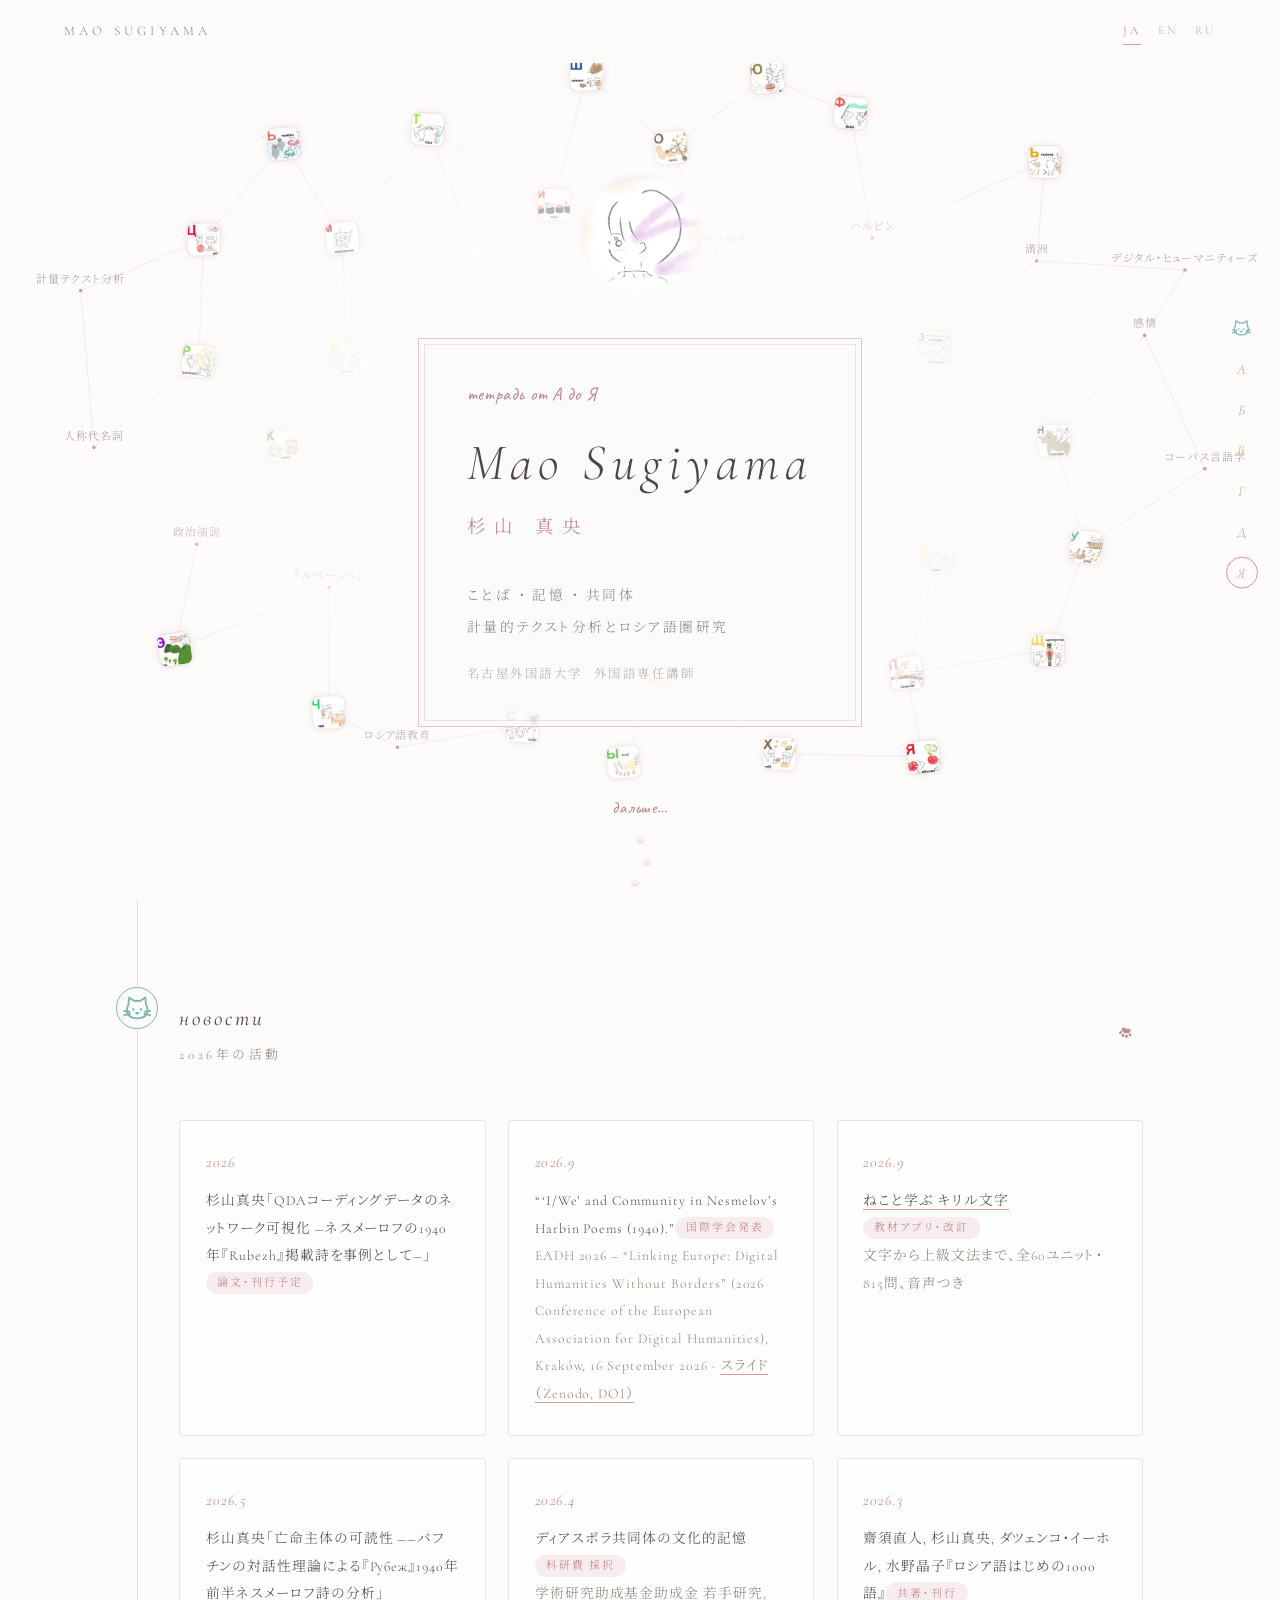
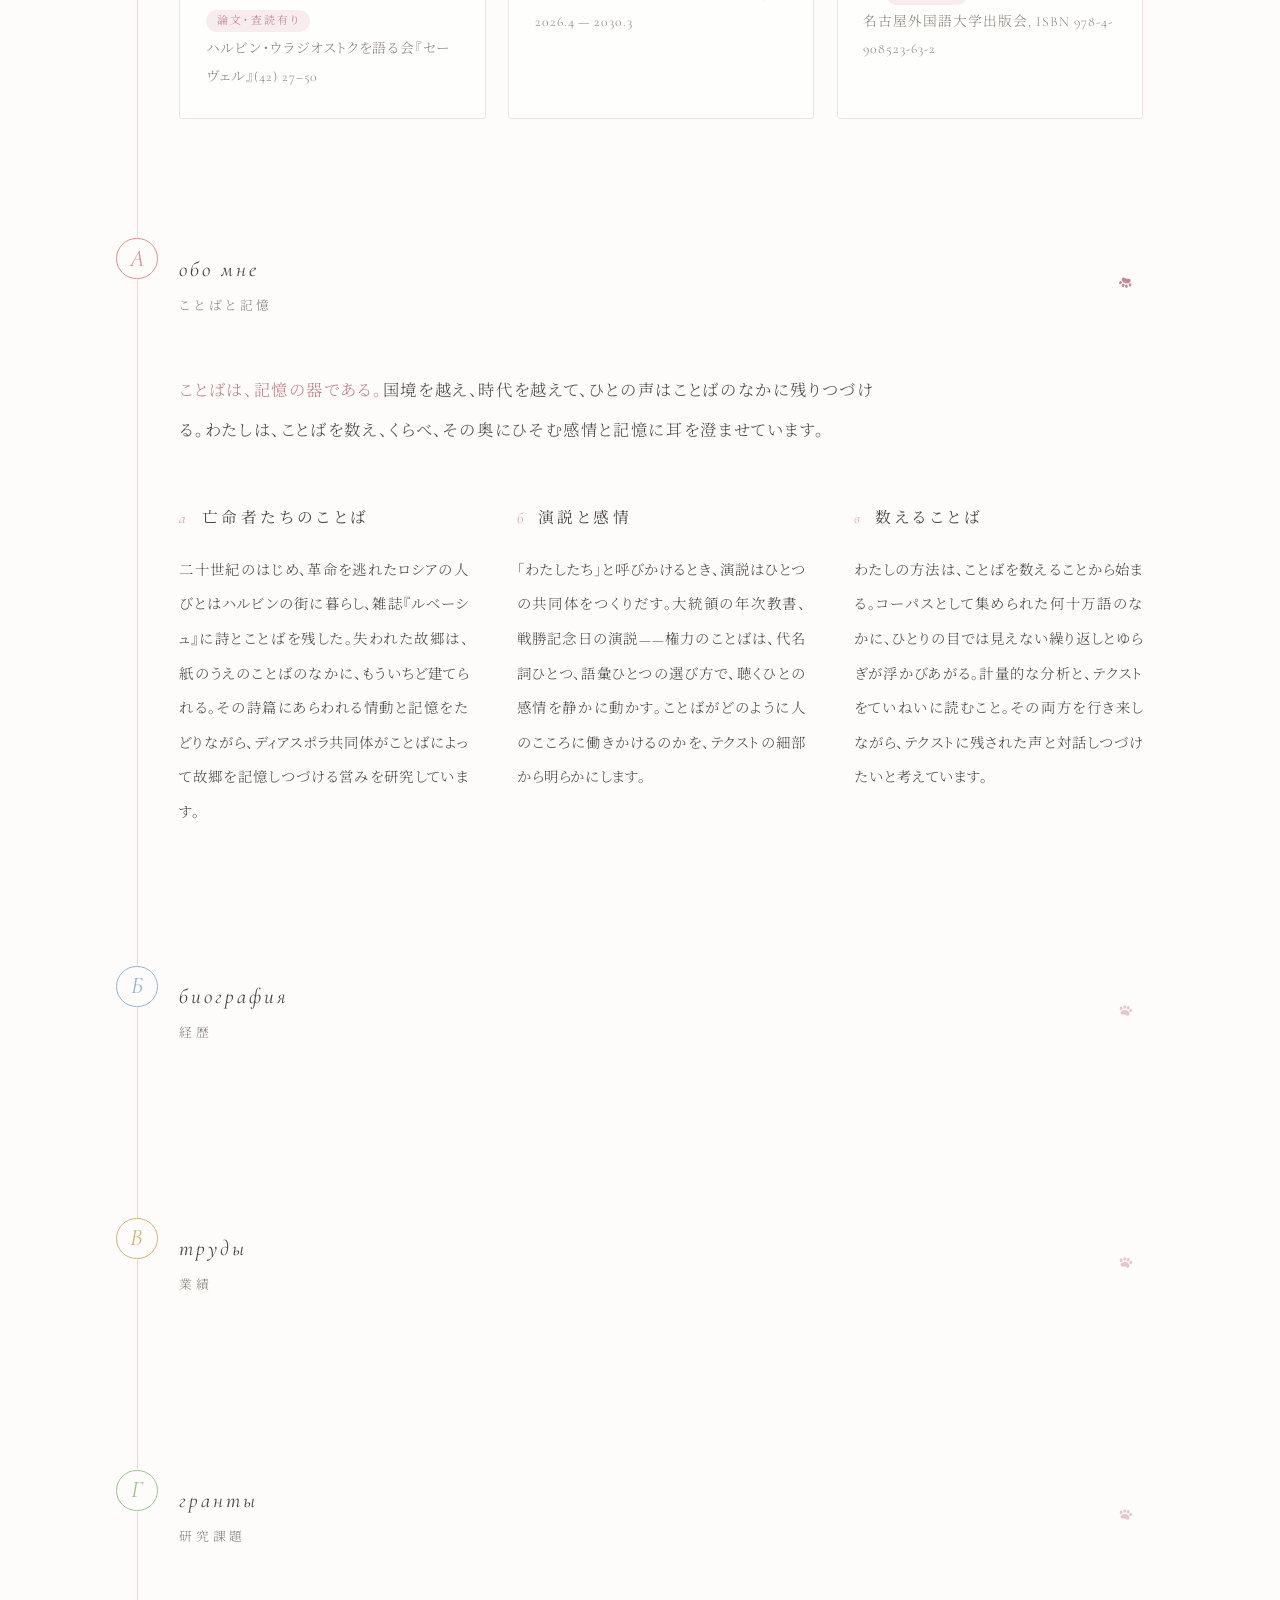
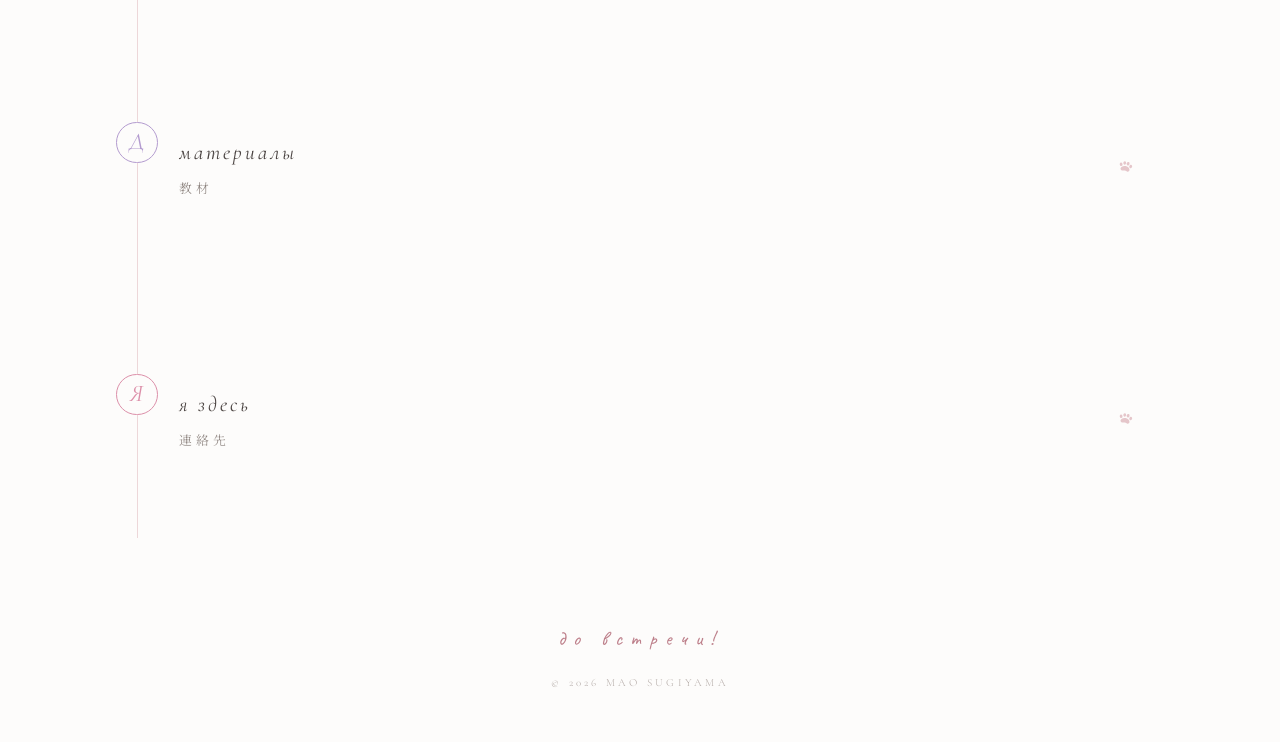
<file: index.html>
<!DOCTYPE html>
<html lang="ja" data-lang="ja">
<head>
<!-- Google tag (gtag.js) -->
<script async src="https://www.googletagmanager.com/gtag/js?id=G-BBN3BWFDPK"></script>
<script>
  window.dataLayer = window.dataLayer || [];
  function gtag(){dataLayer.push(arguments);}
  gtag('js', new Date());
  gtag('config', 'G-BBN3BWFDPK');
</script>
<meta charset="UTF-8">
<meta name="viewport" content="width=device-width, initial-scale=1.0">
<title>杉山 真央 | Mao Sugiyama</title>
<meta name="description" content="杉山真央 — ことば・記憶・共同体。計量的テクスト分析とロシア語圏研究。名古屋外国語大学。">
<link rel="preconnect" href="https://fonts.googleapis.com">
<link rel="preconnect" href="https://fonts.gstatic.com" crossorigin>
<link href="https://fonts.googleapis.com/css2?family=Cormorant+Garamond:ital,wght@0,300;0,400;0,500;1,300;1,400&family=Noto+Serif+JP:wght@200;300;400;500&family=Caveat:wght@400;600&display=swap" rel="stylesheet">
<style>
:root{
  --paper:#fdfcfb;
  --ink:#4d4644;
  --ink-soft:#8a807c;
  --ink-faint:#b5aca8;
  --sakura:#d29aa3;
  --sakura-deep:#bd7f8a;
  --sakura-pale:#f7ecee;
  --hairline:#eee3e3;
  --serif-lat:'Cormorant Garamond', serif;
  --serif-jp:'Noto Serif JP', serif;
  --hand:'Caveat', cursive;
}
*{margin:0;padding:0;box-sizing:border-box}
html{scroll-behavior:smooth}
body{
  background:var(--paper);
  color:var(--ink);
  font-family:var(--serif-lat), var(--serif-jp);
  font-weight:300;
  font-feature-settings:"palt";
  line-height:2.1;
  letter-spacing:.06em;
  -webkit-font-smoothing:antialiased;
}
::selection{background:var(--sakura-pale);color:var(--sakura-deep)}
.cav{font-family:var(--hand);letter-spacing:.04em}

/* ---- language switching ---- */
html[data-lang="ja"] [data-l]:not([data-l~="ja"]){display:none !important}
html[data-lang="en"] [data-l]:not([data-l~="en"]){display:none !important}
html[data-lang="ru"] [data-l]:not([data-l~="ru"]){display:none !important}

/* ---- header ---- */
header{
  position:fixed;top:0;left:0;right:0;z-index:10;
  display:flex;justify-content:space-between;align-items:center;
  padding:1.1rem 5vw;
  background:rgba(253,252,251,.82);
  backdrop-filter:blur(10px);-webkit-backdrop-filter:blur(10px);
}
.brand{
  font-family:var(--serif-lat),var(--serif-jp);
  font-size:.82rem;letter-spacing:.32em;color:var(--ink-soft);
  text-decoration:none;white-space:nowrap;
}
.langs{display:flex;gap:1.4em;font-size:.74rem;letter-spacing:.25em}
.langs button{
  all:unset;cursor:pointer;color:var(--ink-faint);
  padding-bottom:.15em;border-bottom:1px solid transparent;
  transition:color .4s,border-color .4s;
}
.langs button:hover{color:var(--sakura-deep)}
.langs button[aria-pressed="true"]{color:var(--sakura-deep);border-color:var(--sakura)}

/* ---- hero ---- */
.hero{
  min-height:100svh;
  display:flex;flex-direction:column;justify-content:center;align-items:center;
  text-align:center;padding:6.5rem 6vw 8rem;position:relative;overflow:hidden;
}
#net{
  position:absolute;inset:0;z-index:0;pointer-events:none;
  -webkit-mask-image:radial-gradient(ellipse 50% 46% at 50% 50%, transparent 46%, #000 84%);
  mask-image:radial-gradient(ellipse 50% 46% at 50% 50%, transparent 46%, #000 84%);
}
.hero > *:not(#net):not(.scrollcue){position:relative;z-index:1}
.cover-label{
  position:relative;
  border:1px solid rgba(210,154,163,.55);
  background:rgba(253,252,251,.78);
  padding:2.2rem 3rem 2.4rem;
  max-width:34em;
  text-align:left;
}
.cover-label::before{
  content:"";position:absolute;inset:5px;
  border:1px solid rgba(210,154,163,.28);pointer-events:none;
}
.label-top{
  display:block;font-family:var(--hand);font-size:1.15rem;
  color:var(--sakura-deep);margin-bottom:1rem;
}
.hero .portrait{
  width:min(170px,44vw);height:auto;display:block;position:relative;
  margin-bottom:1.2rem;
  -webkit-mask-image:radial-gradient(ellipse 50% 50% at 50% 50%, #000 52%, transparent 74%);
  mask-image:radial-gradient(ellipse 50% 50% at 50% 50%, #000 52%, transparent 74%);
}
.cats-illust{
  width:min(240px,60vw);height:auto;display:block;margin:0 auto 1rem;
  -webkit-mask-image:radial-gradient(ellipse 50% 50% at 50% 50%, #000 55%, transparent 78%);
  mask-image:radial-gradient(ellipse 50% 50% at 50% 50%, #000 55%, transparent 78%);
}
.hero h1{
  font-family:var(--serif-lat);
  font-weight:300;font-style:italic;
  font-size:clamp(2.2rem,5.2vw,3.2rem);
  letter-spacing:.12em;line-height:1.35;
}
.hero .romaji{
  font-family:var(--serif-jp);
  font-weight:300;
  font-size:clamp(.95rem,1.9vw,1.15rem);
  letter-spacing:.5em;text-indent:0;color:var(--sakura-deep);
  margin-top:.5rem;
}
.hero .tagline{
  margin-top:2.2rem;font-size:.86rem;color:var(--ink-soft);
  letter-spacing:.18em;line-height:2.3;max-width:34em;
}
.hero .affil{
  margin-top:1.1rem;font-size:.78rem;color:var(--ink-faint);letter-spacing:.2em;
}
.scrollcue{
  position:absolute;bottom:.6rem;left:50%;transform:translateX(-50%);z-index:1;
  display:flex;flex-direction:column;align-items:center;gap:.55rem;
  color:var(--sakura-deep);font-size:1.05rem;
  font-family:var(--hand);
}
.scrollcue .paw{
  width:13px;height:13px;fill:var(--sakura);opacity:.25;
  animation:pawstep 2.7s ease-in-out infinite;
}
.scrollcue .paw:nth-child(2){transform:rotate(14deg)}
.scrollcue .paw:nth-child(3){animation-delay:.45s;transform:translateX(7px) rotate(-10deg)}
.scrollcue .paw:nth-child(4){animation-delay:.9s;transform:translateX(-5px) rotate(12deg)}
@keyframes pawstep{0%,100%{opacity:.18}30%{opacity:.85}60%{opacity:.25}}

/* ---- sections ---- */
main{max-width:760px;margin:0 auto;padding:0 6vw}
section.block{
  padding:7.5rem 0 2rem 2.6rem;
  border-left:1px solid rgba(210,154,163,.38);
}
.sec-head{display:flex;align-items:baseline;gap:1.1rem;margin-bottom:0;position:relative}
section.open .sec-head{margin-bottom:0}
.sec-inner{padding-top:3.2rem}
.sec-num{
  font-family:var(--serif-lat);font-style:italic;font-weight:400;
  font-size:1.5rem;line-height:1;
  position:absolute;left:-3.95rem;top:-.55rem;
  width:2.6rem;height:2.6rem;border-radius:50%;
  border:1px solid currentColor;background:var(--paper);
  display:grid;place-items:center;
}
.sec-title{display:flex;flex-direction:column;gap:.1rem}
.sec-title .en{
  font-family:var(--serif-lat);font-weight:400;font-style:italic;
  font-size:1.32rem;letter-spacing:.14em;
}
.sec-title .native{
  font-size:.8rem;color:var(--ink-soft);letter-spacing:.28em;
}
.sec-head .rule{display:none}
.sec-head{cursor:pointer;-webkit-tap-highlight-color:transparent}
.sec-head .tgl{
  margin-left:auto;width:1.1em;height:1.1em;align-self:center;
  box-sizing:content-box;padding:.55em;border-radius:50%;
  fill:var(--sakura);opacity:.55;
  background:radial-gradient(circle, rgba(210,154,163,.48) 0%, rgba(210,154,163,.26) 48%, transparent 74%);
  background-size:0% 0%;background-position:center;background-repeat:no-repeat;
  transform:rotate(12deg);
  transition:transform .5s cubic-bezier(.34,1.56,.64,1),fill .4s,opacity .4s,background-size .5s ease;
}
section.open .sec-head .tgl{transform:rotate(192deg);fill:var(--sakura-deep);opacity:.9}
.sec-head:hover .tgl{
  opacity:1;fill:var(--sakura-deep);
  background-size:100% 100%;
  transform:rotate(12deg) scale(1.12);
}
section.open .sec-head:hover .tgl{transform:rotate(192deg) scale(1.12)}
.sec-body{
  display:grid;grid-template-rows:0fr;
  transition:grid-template-rows .65s cubic-bezier(.2,.6,.2,1);
}
.sec-inner{overflow:hidden}
section.open .sec-body{grid-template-rows:1fr}
.sec-head:hover .sec-title .en{color:var(--sakura-deep);transition:color .4s}

/* concept */
.lead{
  font-size:1.02rem;line-height:2.5;letter-spacing:.1em;
  margin-bottom:4rem;
}
.lead .first{color:var(--sakura-deep)}
.sub{margin-bottom:3.6rem}
.sub-head{display:flex;align-items:baseline;gap:.9rem;margin-bottom:1.1rem}
.sub-num{
  font-family:var(--serif-lat);font-style:italic;font-weight:300;
  font-size:.95rem;color:var(--sakura);
}
.sub-title{font-size:.98rem;font-weight:400;letter-spacing:.22em}
.sub p{font-size:.9rem;color:var(--ink);line-height:2.4;text-align:justify}

/* generic lists */
.entry{
  display:grid;grid-template-columns:5.2em 1fr;gap:1.4rem;
  padding:1.5rem 0;border-bottom:1px solid var(--hairline);
}
.entry:last-child{border-bottom:none}
.entry .year{
  font-family:var(--serif-lat);font-style:italic;font-weight:300;
  color:var(--sakura-deep);font-size:.95rem;letter-spacing:.1em;
  padding-top:.15em;white-space:nowrap;
}
.entry .body{font-size:.86rem;line-height:2.2;color:var(--ink)}
.entry .body .src{color:var(--ink-soft)}
.pill{
  display:inline-block;font-size:.68rem;letter-spacing:.18em;
  color:var(--sakura-deep);background:var(--sakura-pale);
  border-radius:999px;padding:.05em 1em;margin-left:.7em;
  vertical-align:.15em;white-space:nowrap;
}
.group-label{
  display:flex;align-items:baseline;gap:.9rem;
  margin:3.4rem 0 .6rem;
}
.group-label:first-of-type{margin-top:0}
.group-label .g-en{
  font-family:var(--serif-lat);font-weight:400;font-size:1rem;letter-spacing:.26em;
}
.group-label .g-ja{font-size:.74rem;color:var(--ink-soft);letter-spacing:.24em}
.group-label .count{
  font-family:var(--serif-lat);font-style:italic;
  font-size:.8rem;color:var(--ink-faint);
}

/* career placeholder */
.placeholder{
  border:1px dashed var(--hairline);border-radius:2px;
  padding:2.6rem 2rem;text-align:center;
  color:var(--ink-faint);font-size:.84rem;letter-spacing:.22em;
}

/* projects */
.proj .body .fund{display:block;color:var(--ink-soft);font-size:.8rem;margin-top:.2rem}
.proj .body .period{
  display:block;font-family:var(--serif-lat);font-style:italic;
  color:var(--sakura-deep);font-size:.8rem;letter-spacing:.12em;margin-top:.2rem;
}

/* materials */
.mat{display:block;text-decoration:none;color:inherit;
  padding:1.7rem 0;border-bottom:1px solid var(--hairline);
  transition:padding-left .5s;
}
.mat:last-child{border-bottom:none}
.mat:hover{padding-left:.8rem}
.mat .m-title{font-size:.95rem;letter-spacing:.14em;font-weight:400}
.mat .m-desc{font-size:.8rem;color:var(--ink-soft);margin-top:.25rem}
.mat .m-arrow{
  font-family:var(--serif-lat);font-style:italic;font-size:.75rem;
  color:var(--sakura-deep);letter-spacing:.3em;margin-top:.5rem;display:inline-block;
}

/* contact */
.contact-inner{text-align:center;padding:1rem 0 2rem}
.contact-inner .affil-l{font-size:.95rem;letter-spacing:.24em;line-height:2.4}
.contact-inner .pos{font-size:.8rem;color:var(--ink-soft);letter-spacing:.22em}
.contact-mail{margin-top:2rem}
button.mail-reveal{
  all:unset;cursor:pointer;
  font-family:var(--serif-lat);font-style:italic;font-size:.9rem;
  letter-spacing:.3em;color:var(--sakura-deep);
  border-bottom:1px solid var(--sakura);padding-bottom:.2em;
  transition:opacity .4s;
}
button.mail-reveal:hover{opacity:.6}
.contact-mail + a.rm-link{margin-top:1.1rem}
.mail-note{font-size:.72rem;color:var(--ink-faint);letter-spacing:.12em;margin-top:.6rem}
.rm-link{
  display:inline-block;margin-top:0;text-decoration:none;
  font-family:var(--serif-lat);font-style:italic;font-size:.9rem;
  letter-spacing:.3em;color:var(--sakura-deep);
  border-bottom:1px solid var(--sakura);padding-bottom:.2em;
  transition:opacity .4s;
}
.rm-link:hover{opacity:.6}

footer .ataya{font-size:1.25rem;color:var(--sakura-deep);letter-spacing:.4em;display:inline-block;margin-bottom:.7rem}
footer{
  text-align:center;padding:5rem 6vw 3rem;
  font-size:.68rem;color:var(--ink-faint);letter-spacing:.3em;
  font-family:var(--serif-lat);
}

/* dictionary thumb-index */
.thumb-index{
  position:fixed;right:1.4rem;top:50%;transform:translateY(-50%);
  display:flex;flex-direction:column;gap:.55rem;z-index:9;
}
.thumb-index a{
  width:2rem;height:2rem;border-radius:50%;
  display:grid;place-items:center;text-decoration:none;
  font-family:var(--serif-lat);font-style:italic;font-size:.92rem;
  border:1px solid transparent;transition:border-color .4s,background .4s;
}
.thumb-index a:hover{background:var(--sakura-pale)}
.thumb-index a.now{border-color:currentColor;background:var(--paper)}
@media (max-width:900px){.thumb-index{display:none}}

/* reveal animation */
.reveal{opacity:0;transform:translateY(26px);transition:opacity 1.1s cubic-bezier(.2,.6,.2,1),transform 1.1s cubic-bezier(.2,.6,.2,1)}
.reveal.on{opacity:1;transform:none}
@media (prefers-reduced-motion:reduce){
  .reveal{opacity:1;transform:none;transition:none}
  .scrollcue .paw{animation:none;opacity:.5}
  html{scroll-behavior:auto}
}
@media (max-width:560px){
  section.block{padding-left:1.5rem}
  .sec-num{left:-2.85rem;width:2.2rem;height:2.2rem;font-size:1.25rem}
  .cover-label{padding:1.8rem 1.6rem 2rem}
  #net{
    -webkit-mask-image:radial-gradient(ellipse 62% 48% at 50% 50%, transparent 50%, #000 88%);
    mask-image:radial-gradient(ellipse 62% 48% at 50% 50%, transparent 50%, #000 88%);
  }
  .entry{grid-template-columns:1fr;gap:.1rem}
  .brand{letter-spacing:.2em;font-size:.74rem}
  body{line-height:2}
}

/* ---- wide layout: use the page width on larger screens ---- */
@media (min-width:1000px){
  main{max-width:1160px}
  section.block{padding-top:6rem}
  .lead{max-width:44em}
  /* news: cards in three columns */
  #news .sec-inner > .reveal{display:grid;grid-template-columns:repeat(3,1fr);gap:1.4rem}
  #news .entry{
    grid-template-columns:1fr;gap:.5rem;align-content:start;
    padding:1.5rem 1.6rem 1.7rem;
    border:1px solid var(--hairline);border-radius:3px;background:rgba(255,255,255,.45);
  }
  #news .entry:last-child{border-bottom:1px solid var(--hairline)}
  #news .entry .body{line-height:2}
  #news .entry .pill{margin-left:0;margin-right:.4em}
  /* concept: three themes side by side */
  #concept .sec-inner{display:grid;grid-template-columns:repeat(3,1fr);column-gap:3rem}
  #concept .lead{grid-column:1/-1;margin-bottom:3.2rem}
  #concept .sub{margin-bottom:1rem}
  /* career: employment | education */
  #career .sec-inner{
    display:grid;grid-template-columns:1.25fr 1fr;grid-template-rows:auto 1fr;
    grid-auto-flow:column;column-gap:4rem;
  }
  #career .group-label{margin-top:0}
  #career .entry{grid-template-columns:4.6em 1fr;gap:1rem;padding:1.1rem 0}
  /* grants and materials: two columns */
  #projects .sec-inner > .reveal,
  #materials .sec-inner > .reveal{display:grid;grid-template-columns:1fr 1fr;column-gap:4rem}
  #projects .entry:nth-last-child(2),
  #materials .mat:nth-last-child(2){border-bottom:none}
}
</style>
</head>
<body>

<header>
  <a class="brand" href="#top">MAO SUGIYAMA</a>
  <nav class="langs" aria-label="language">
    <button type="button" data-setlang="ja" aria-pressed="true">JA</button>
    <button type="button" data-setlang="en" aria-pressed="false">EN</button>
    <button type="button" data-setlang="ru" aria-pressed="false">RU</button>
  </nav>
</header>

<nav class="thumb-index" aria-label="sections">
  <a href="#news" style="color:#7fb8b2" aria-label="новости"><svg viewBox="0 0 24 24" aria-hidden="true" style="width:1.3rem;height:1.3rem;fill:none;stroke:currentColor;stroke-width:1.5;stroke-linecap:round;stroke-linejoin:round;display:block"><path d="M5 9.5 L5.6 3.6 L10 6.4 Q12 5.9 14 6.4 L18.4 3.6 L19 9.5 Q20.4 12 20 14.4 Q19 20 12 20 Q5 20 4 14.4 Q3.6 12 5 9.5Z"/><path d="M9 12.6v.9M15 12.6v.9M11.2 15.6 L12 16.4 L12.8 15.6M1.8 14.2 L6.2 14.8M1.9 17.4 L6.3 16.6M22.2 14.2 L17.8 14.8M22.1 17.4 L17.7 16.6"/></svg></a>
  <a href="#concept" style="color:#dc8f8f">А</a>
  <a href="#career" style="color:#92b4d4">Б</a>
  <a href="#works" style="color:#d4b273">В</a>
  <a href="#projects" style="color:#9ac48f">Г</a>
  <a href="#materials" style="color:#b39bcf">Д</a>
  <a href="#contact" style="color:#dc8fa9">Я</a>
</nav>

<!-- ==================== HERO ==================== -->
<section class="hero" id="top">
  <canvas id="net" aria-hidden="true"></canvas>
  <img class="portrait" src="[data-uri]" alt="まおちーの自画像イラスト">
  <div class="cover-label">
  <span class="label-top">тетрадь от А до Я</span>
  <h1>Mao Sugiyama</h1>
  <div class="romaji">杉山 真央</div>
  <p class="tagline">
    <span data-l="ja">ことば ・ 記憶 ・ 共同体<br>計量的テクスト分析とロシア語圏研究</span>
    <span data-l="en">Words, memory, community —<br>quantitative text analysis and Russian studies</span>
    <span data-l="ru">Слова, память, сообщество —<br>количественный анализ текста и русистика</span>
  </p>
  <p class="affil">
    <span data-l="ja">名古屋外国語大学&nbsp;&nbsp;外国語専任講師</span>
    <span data-l="en">Lecturer, Nagoya University of Foreign Studies</span>
    <span data-l="ru">Преподаватель, Университет иностранных языков г.&nbsp;Нагоя</span>
  </p>
  </div>
  <div class="scrollcue" aria-hidden="true">
    <span>дальше…</span>
    <svg class="paw" viewBox="0 0 24 24"><path d="M12 11.2 C 15.8 11.2 18.2 13.6 18.2 15.7 C 18.2 17.1 17.2 18.2 15.9 18.2 C 14.7 18.2 14.1 17.5 12 17.5 C 9.9 17.5 9.3 18.2 8.1 18.2 C 6.8 18.2 5.8 17.1 5.8 15.7 C 5.8 13.6 8.2 11.2 12 11.2 Z"/><ellipse cx="5.4" cy="10.2" rx="1.9" ry="2.3" transform="rotate(-18 5.4 10.2)"/><ellipse cx="9.8" cy="7.4" rx="1.9" ry="2.4" transform="rotate(-6 9.8 7.4)"/><ellipse cx="14.6" cy="7.5" rx="1.9" ry="2.4" transform="rotate(6 14.6 7.5)"/><ellipse cx="18.8" cy="10.5" rx="1.9" ry="2.3" transform="rotate(18 18.8 10.5)"/></svg><svg class="paw" viewBox="0 0 24 24"><path d="M12 11.2 C 15.8 11.2 18.2 13.6 18.2 15.7 C 18.2 17.1 17.2 18.2 15.9 18.2 C 14.7 18.2 14.1 17.5 12 17.5 C 9.9 17.5 9.3 18.2 8.1 18.2 C 6.8 18.2 5.8 17.1 5.8 15.7 C 5.8 13.6 8.2 11.2 12 11.2 Z"/><ellipse cx="5.4" cy="10.2" rx="1.9" ry="2.3" transform="rotate(-18 5.4 10.2)"/><ellipse cx="9.8" cy="7.4" rx="1.9" ry="2.4" transform="rotate(-6 9.8 7.4)"/><ellipse cx="14.6" cy="7.5" rx="1.9" ry="2.4" transform="rotate(6 14.6 7.5)"/><ellipse cx="18.8" cy="10.5" rx="1.9" ry="2.3" transform="rotate(18 18.8 10.5)"/></svg><svg class="paw" viewBox="0 0 24 24"><path d="M12 11.2 C 15.8 11.2 18.2 13.6 18.2 15.7 C 18.2 17.1 17.2 18.2 15.9 18.2 C 14.7 18.2 14.1 17.5 12 17.5 C 9.9 17.5 9.3 18.2 8.1 18.2 C 6.8 18.2 5.8 17.1 5.8 15.7 C 5.8 13.6 8.2 11.2 12 11.2 Z"/><ellipse cx="5.4" cy="10.2" rx="1.9" ry="2.3" transform="rotate(-18 5.4 10.2)"/><ellipse cx="9.8" cy="7.4" rx="1.9" ry="2.4" transform="rotate(-6 9.8 7.4)"/><ellipse cx="14.6" cy="7.5" rx="1.9" ry="2.4" transform="rotate(6 14.6 7.5)"/><ellipse cx="18.8" cy="10.5" rx="1.9" ry="2.3" transform="rotate(18 18.8 10.5)"/></svg>
  </div>
</section>

<main>

<!-- ==================== 00 NEWS ==================== -->
<section class="block reveal" id="news">
  <div class="sec-head">
    <span class="sec-num" style="color:#7fb8b2"><svg viewBox="0 0 24 24" aria-hidden="true" style="width:1.9rem;height:1.9rem;fill:none;stroke:currentColor;stroke-width:1.5;stroke-linecap:round;stroke-linejoin:round;display:block"><path d="M5 9.5 L5.6 3.6 L10 6.4 Q12 5.9 14 6.4 L18.4 3.6 L19 9.5 Q20.4 12 20 14.4 Q19 20 12 20 Q5 20 4 14.4 Q3.6 12 5 9.5Z"/><path d="M9 12.6v.9M15 12.6v.9M11.2 15.6 L12 16.4 L12.8 15.6M1.8 14.2 L6.2 14.8M1.9 17.4 L6.3 16.6M22.2 14.2 L17.8 14.8M22.1 17.4 L17.7 16.6"/></svg></span>
    <span class="sec-title">
      <span class="en">новости</span>
      <span class="native">
        <span data-l="ja">2026年の活動</span><span data-l="en">News — 2026</span><span data-l="ru">Новости — 2026</span>
      </span>
    </span>
    <span class="rule"></span>
    <svg class="tgl" viewBox="0 0 24 24" aria-hidden="true"><path d="M12 11.2 C 15.8 11.2 18.2 13.6 18.2 15.7 C 18.2 17.1 17.2 18.2 15.9 18.2 C 14.7 18.2 14.1 17.5 12 17.5 C 9.9 17.5 9.3 18.2 8.1 18.2 C 6.8 18.2 5.8 17.1 5.8 15.7 C 5.8 13.6 8.2 11.2 12 11.2 Z"/><ellipse cx="5.4" cy="10.2" rx="1.9" ry="2.3" transform="rotate(-18 5.4 10.2)"/><ellipse cx="9.8" cy="7.4" rx="1.9" ry="2.4" transform="rotate(-6 9.8 7.4)"/><ellipse cx="14.6" cy="7.5" rx="1.9" ry="2.4" transform="rotate(6 14.6 7.5)"/><ellipse cx="18.8" cy="10.5" rx="1.9" ry="2.3" transform="rotate(18 18.8 10.5)"/></svg>
  </div>
  <div class="sec-body"><div class="sec-inner">
  <div class="reveal">
    <div class="entry"><span class="year">2026</span><div class="body">杉山真央「QDAコーディングデータのネットワーク可視化 ―ネスメーロフの1940年『Rubezh』掲載詩を事例として―」<span class="pill"><span data-l="ja">論文・刊行予定</span><span data-l="en">article, forthcoming</span><span data-l="ru">статья, в печати</span></span></div></div>
    <div class="entry"><span class="year">2026.9</span><div class="body">“‘I/We’ and Community in Nesmelov’s Harbin Poems (1940).”<span class="pill"><span data-l="ja">国際学会発表</span><span data-l="en">conference paper</span><span data-l="ru">доклад</span></span><br><span class="src">EADH 2026 – “Linking Europe: Digital Humanities Without Borders” (2026 Conference of the European Association for Digital Humanities), Kraków, 16 September 2026 · <a href="https://doi.org/10.5281/zenodo.23361313" style="color:inherit;text-decoration:none;border-bottom:1px solid var(--sakura)"><span data-l="ja">スライド（Zenodo, DOI）</span><span data-l="en">slides (Zenodo, DOI)</span><span data-l="ru">слайды (Zenodo, DOI)</span></a></span></div></div>
    <div class="entry"><span class="year">2026.9</span><div class="body"><a href="https://maosugiyama.github.io/russian/" style="color:inherit;text-decoration:none;border-bottom:1px solid var(--sakura)">ねこと学ぶ キリル文字</a><span class="pill"><span data-l="ja">教材アプリ・改訂</span><span data-l="en">learning app, revised</span><span data-l="ru">приложение, обновлено</span></span><br><span class="src"><span data-l="ja">文字から上級文法まで、全60ユニット・815問、音声つき</span><span data-l="en">From the alphabet to advanced grammar: 60 units, 815 questions, with audio</span><span data-l="ru">От алфавита до сложной грамматики: 60 разделов, 815 заданий, со звуком</span></span></div></div>
    <div class="entry"><span class="year">2026.5</span><div class="body">杉山真央「亡命主体の可読性 ――バフチンの対話性理論による『Рубеж』1940年前半ネスメーロフ詩の分析」<span class="pill"><span data-l="ja">論文・査読有り</span><span data-l="en">article, peer-reviewed</span><span data-l="ru">статья, рецензируемая</span></span><br><span class="src">ハルビン・ウラジオストクを語る会『セーヴェル』(42) 27–50</span></div></div>
    <div class="entry"><span class="year">2026.4</span><div class="body">ディアスポラ共同体の文化的記憶<span class="pill"><span data-l="ja">科研費 採択</span><span data-l="en">grant awarded</span><span data-l="ru">грант</span></span><br><span class="src">学術研究助成基金助成金 若手研究, 2026.4 — 2030.3</span></div></div>
    <div class="entry"><span class="year">2026.3</span><div class="body">齋須直人, 杉山真央, ダツェンコ・イーホル, 水野晶子『ロシア語はじめの1000語』<span class="pill"><span data-l="ja">共著・刊行</span><span data-l="en">book, co-authored</span><span data-l="ru">книга, в соавторстве</span></span><br><span class="src">名古屋外国語大学出版会, ISBN 978-4-908523-63-2</span></div></div>
  </div>
  </div></div>
</section>

<!-- ==================== 01 CONCEPT ==================== -->
<section class="block reveal" id="concept">
  <div class="sec-head">
    <span class="sec-num" style="color:#dc8f8f">А</span>
    <span class="sec-title">
      <span class="en">обо мне</span>
      <span class="native">
        <span data-l="ja">ことばと記憶</span>
        <span data-l="en">Words and Memory</span>
        <span data-l="ru">Слова и память</span>
      </span>
    </span>
    <span class="rule"></span>
    <svg class="tgl" viewBox="0 0 24 24" aria-hidden="true"><path d="M12 11.2 C 15.8 11.2 18.2 13.6 18.2 15.7 C 18.2 17.1 17.2 18.2 15.9 18.2 C 14.7 18.2 14.1 17.5 12 17.5 C 9.9 17.5 9.3 18.2 8.1 18.2 C 6.8 18.2 5.8 17.1 5.8 15.7 C 5.8 13.6 8.2 11.2 12 11.2 Z"/><ellipse cx="5.4" cy="10.2" rx="1.9" ry="2.3" transform="rotate(-18 5.4 10.2)"/><ellipse cx="9.8" cy="7.4" rx="1.9" ry="2.4" transform="rotate(-6 9.8 7.4)"/><ellipse cx="14.6" cy="7.5" rx="1.9" ry="2.4" transform="rotate(6 14.6 7.5)"/><ellipse cx="18.8" cy="10.5" rx="1.9" ry="2.3" transform="rotate(18 18.8 10.5)"/></svg>
  </div>
  <div class="sec-body"><div class="sec-inner">

  <p class="lead">
    <span data-l="ja"><span class="first">ことばは、記憶の器である。</span>国境を越え、時代を越えて、ひとの声はことばのなかに残りつづける。わたしは、ことばを数え、くらべ、その奥にひそむ感情と記憶に耳を澄ませています。</span>
    <span data-l="en"><span class="first">Words are vessels of memory.</span> Across borders and across time, human voices linger in language. I count words, compare them, and listen for the emotions and memories held within.</span>
    <span data-l="ru"><span class="first">Слова — сосуды памяти.</span> Через границы и времена человеческий голос продолжает жить в языке. Я считаю слова, сравниваю их и вслушиваюсь в чувства и память, скрытые в них.</span>
  </p>

  <div class="sub reveal">
    <div class="sub-head">
      <span class="sub-num">а</span>
      <span class="sub-title">
        <span data-l="ja">亡命者たちのことば</span>
        <span data-l="en">Words in Exile</span>
        <span data-l="ru">Слова в изгнании</span>
      </span>
    </div>
    <p>
      <span data-l="ja">二十世紀のはじめ、革命を逃れたロシアの人びとはハルビンの街に暮らし、雑誌『ルベーシュ』に詩とことばを残した。失われた故郷は、紙のうえのことばのなかに、もういちど建てられる。その詩篇にあらわれる情動と記憶をたどりながら、ディアスポラ共同体がことばによって故郷を記憶しつづける営みを研究しています。</span>
      <span data-l="en">In the early twentieth century, Russians who fled the revolution made their home in Harbin and left their poems in the magazine <i>Rubezh</i>. A lost homeland is built once more, in words on paper. Tracing the emotions and memories that surface in these poems, I study how a diaspora community goes on remembering its homeland through language.</span>
      <span data-l="ru">В начале двадцатого века русские, бежавшие от революции, жили в Харбине и оставили свои стихи в журнале «Рубеж». Утраченная родина заново строится в словах на бумаге. Прослеживая чувства и память в этих стихах, я исследую, как диаспора продолжает помнить родину через язык.</span>
    </p>
  </div>

  <div class="sub reveal">
    <div class="sub-head">
      <span class="sub-num">б</span>
      <span class="sub-title">
        <span data-l="ja">演説と感情</span>
        <span data-l="en">Speech and Emotion</span>
        <span data-l="ru">Речь и чувство</span>
      </span>
    </div>
    <p>
      <span data-l="ja">「わたしたち」と呼びかけるとき、演説はひとつの共同体をつくりだす。大統領の年次教書、戦勝記念日の演説——権力のことばは、代名詞ひとつ、語彙ひとつの選び方で、聴くひとの感情を静かに動かす。ことばがどのように人のこころに働きかけるのかを、テクストの細部から明らかにします。</span>
      <span data-l="en">When a speech says “we,” it calls a community into being. Presidential addresses, Victory Day speeches — the language of power moves its listeners quietly, through the choice of a single pronoun, a single word. In the fine details of the text, I examine how words work upon the human heart.</span>
      <span data-l="ru">Когда речь говорит «мы», она создаёт сообщество. Послания президентов, речи в День Победы — язык власти тихо движет чувствами слушателей: выбором одного местоимения, одного слова. В мельчайших деталях текста я изучаю, как слова действуют на человеческое сердце.</span>
    </p>
  </div>

  <div class="sub reveal">
    <div class="sub-head">
      <span class="sub-num">в</span>
      <span class="sub-title">
        <span data-l="ja">数えることば</span>
        <span data-l="en">Counting Words</span>
        <span data-l="ru">Считая слова</span>
      </span>
    </div>
    <p>
      <span data-l="ja">わたしの方法は、ことばを数えることから始まる。コーパスとして集められた何十万語のなかに、ひとりの目では見えない繰り返しとゆらぎが浮かびあがる。計量的な分析と、テクストをていねいに読むこと。その両方を行き来しながら、テクストに残された声と対話しつづけたいと考えています。</span>
      <span data-l="en">My method begins with counting. In a corpus of hundreds of thousands of words, patterns and tremors emerge that no single reading could see. Quantitative analysis, and careful close reading — moving between the two, I hope to stay in dialogue with the voices that remain in the texts.</span>
      <span data-l="ru">Мой метод начинается со счёта слов. В корпусе из сотен тысяч слов проступают повторы и колебания, невидимые одному взгляду. Количественный анализ и внимательное чтение — двигаясь между ними, я хочу вести диалог с голосами, оставшимися в текстах.</span>
    </p>
  </div>
</div></div>
</section>

<!-- ==================== 02 CAREER ==================== -->
<section class="block reveal" id="career">
  <div class="sec-head">
    <span class="sec-num" style="color:#92b4d4">Б</span>
    <span class="sec-title">
      <span class="en">биография</span>
      <span class="native">
        <span data-l="ja">経歴</span>
        <span data-l="en">Career</span>
        <span data-l="ru">Биография</span>
      </span>
    </span>
    <span class="rule"></span>
    <svg class="tgl" viewBox="0 0 24 24" aria-hidden="true"><path d="M12 11.2 C 15.8 11.2 18.2 13.6 18.2 15.7 C 18.2 17.1 17.2 18.2 15.9 18.2 C 14.7 18.2 14.1 17.5 12 17.5 C 9.9 17.5 9.3 18.2 8.1 18.2 C 6.8 18.2 5.8 17.1 5.8 15.7 C 5.8 13.6 8.2 11.2 12 11.2 Z"/><ellipse cx="5.4" cy="10.2" rx="1.9" ry="2.3" transform="rotate(-18 5.4 10.2)"/><ellipse cx="9.8" cy="7.4" rx="1.9" ry="2.4" transform="rotate(-6 9.8 7.4)"/><ellipse cx="14.6" cy="7.5" rx="1.9" ry="2.4" transform="rotate(6 14.6 7.5)"/><ellipse cx="18.8" cy="10.5" rx="1.9" ry="2.3" transform="rotate(18 18.8 10.5)"/></svg>
  </div>
  <div class="sec-body"><div class="sec-inner">
  <div class="group-label reveal">
    <span class="g-en">Employment</span>
    <span class="g-ja"><span data-l="ja">職歴</span><span data-l="en">Positions</span><span data-l="ru">Работа</span></span>
  </div>
  <div class="reveal">
    <div class="entry"><span class="year">2022–</span><div class="body"><span data-l="ja">名古屋外国語大学 言語教育開発センター 専任講師(現職)</span><span data-l="en">Lecturer, Center for Language Education and Development, Nagoya University of Foreign Studies (present)</span><span data-l="ru">Преподаватель, Центр развития языкового образования, Университет иностранных языков г. Нагоя (наст. время)</span></div></div>
    <div class="entry"><span class="year">2025–26</span><div class="body"><span data-l="ja">中京大学 非常勤講師</span><span data-l="en">Part-time Lecturer, Chukyo University</span><span data-l="ru">Внештатный преподаватель, Университет Тюкё</span></div></div>
    <div class="entry"><span class="year">2020–22</span><div class="body"><span data-l="ja">追手門学院大学 非常勤講師</span><span data-l="en">Part-time Lecturer, Otemon Gakuin University</span><span data-l="ru">Внештатный преподаватель, Университет Отэмон Гакуин</span></div></div>
    <div class="entry"><span class="year">2019–22</span><div class="body"><span data-l="ja">関西医療大学 非常勤講師</span><span data-l="en">Part-time Lecturer, Kansai University of Health Sciences</span><span data-l="ru">Внештатный преподаватель, Кансайский университет медицинских наук</span></div></div>
    <div class="entry"><span class="year">2019–22</span><div class="body"><span data-l="ja">関西国際大学 非常勤講師</span><span data-l="en">Part-time Lecturer, Kansai University of International Studies</span><span data-l="ru">Внештатный преподаватель, Кансайский университет международных исследований</span></div></div>
    <div class="entry"><span class="year">2019</span><div class="body"><span data-l="ja">滋賀県立大学 非常勤講師</span><span data-l="en">Part-time Lecturer, The University of Shiga Prefecture</span><span data-l="ru">Внештатный преподаватель, Университет префектуры Сига</span></div></div>
    <div class="entry"><span class="year">2017–19</span><div class="body"><span data-l="ja">日本学術振興会 特別研究員(DC2)</span><span data-l="en">JSPS Research Fellow (DC2)</span><span data-l="ru">Научный сотрудник JSPS (DC2)</span></div></div>
  </div>

  <div class="group-label reveal">
    <span class="g-en">Education</span>
    <span class="g-ja"><span data-l="ja">学歴</span><span data-l="en">Education</span><span data-l="ru">Образование</span></span>
  </div>
  <div class="reveal">
    <div class="entry"><span class="year">2015–19</span><div class="body"><span data-l="ja">大阪大学大学院 言語文化研究科 博士後期課程</span><span data-l="en">Doctoral Program, Graduate School of Language and Culture, Osaka University</span><span data-l="ru">Докторантура, Высшая школа языка и культуры, Осакский университет</span></div></div>
    <div class="entry"><span class="year">2016–17</span><div class="body"><span data-l="ja">モスクワ国立言語大学(留学)</span><span data-l="en">Moscow State Linguistic University (study abroad)</span><span data-l="ru">Московский государственный лингвистический университет (стажировка)</span></div></div>
    <div class="entry"><span class="year">2013–15</span><div class="body"><span data-l="ja">大阪大学大学院 言語文化研究科 博士前期課程</span><span data-l="en">Master&rsquo;s Program, Graduate School of Language and Culture, Osaka University</span><span data-l="ru">Магистратура, Высшая школа языка и культуры, Осакский университет</span></div></div>
    <div class="entry"><span class="year">2010–12</span><div class="body"><span data-l="ja">A. M. ゴーリキー記念ウラル国立大学（現・ロシア初代大統領B. N. エリツィン記念ウラル連邦大学）(留学)</span><span data-l="en">A. M. Gorky Ural State University (now Ural Federal University named after the first President of Russia B. N. Yeltsin) (study abroad)</span><span data-l="ru">Уральский государственный университет им. А. М. Горького (ныне Уральский федеральный университет имени первого Президента России Б. Н. Ельцина) (стажировка)</span></div></div>
    <div class="entry"><span class="year">2006–13</span><div class="body"><span data-l="ja">大阪外国語大学 外国語学部 ロシア・東欧地域文化</span><span data-l="en">Osaka University of Foreign Studies, Russian and East European Studies</span><span data-l="ru">Осакский университет иностранных языков, русистика и восточноевропеистика</span></div></div>
  </div>
</div></div>
</section>

<!-- ==================== 03 WORKS ==================== -->
<section class="block reveal" id="works">
  <div class="sec-head">
    <span class="sec-num" style="color:#d4b273">В</span>
    <span class="sec-title">
      <span class="en">труды</span>
      <span class="native">
        <span data-l="ja">業績</span>
        <span data-l="en">Publications</span>
        <span data-l="ru">Публикации</span>
      </span>
    </span>
    <span class="rule"></span>
    <svg class="tgl" viewBox="0 0 24 24" aria-hidden="true"><path d="M12 11.2 C 15.8 11.2 18.2 13.6 18.2 15.7 C 18.2 17.1 17.2 18.2 15.9 18.2 C 14.7 18.2 14.1 17.5 12 17.5 C 9.9 17.5 9.3 18.2 8.1 18.2 C 6.8 18.2 5.8 17.1 5.8 15.7 C 5.8 13.6 8.2 11.2 12 11.2 Z"/><ellipse cx="5.4" cy="10.2" rx="1.9" ry="2.3" transform="rotate(-18 5.4 10.2)"/><ellipse cx="9.8" cy="7.4" rx="1.9" ry="2.4" transform="rotate(-6 9.8 7.4)"/><ellipse cx="14.6" cy="7.5" rx="1.9" ry="2.4" transform="rotate(6 14.6 7.5)"/><ellipse cx="18.8" cy="10.5" rx="1.9" ry="2.3" transform="rotate(18 18.8 10.5)"/></svg>
  </div>
  <div class="sec-body"><div class="sec-inner">

  <div class="group-label reveal">
    <span class="g-en">Papers</span>
    <span class="g-ja"><span data-l="ja">論文</span><span data-l="en">Journal articles</span><span data-l="ru">Статьи</span></span>
    <span class="count">— 11</span>
  </div>
  <div class="reveal">
    <div class="entry"><span class="year">2026</span><div class="body">杉山真央「QDAコーディングデータのネットワーク可視化 ―ネスメーロフの1940年『Rubezh』掲載詩を事例として―」<span class="src">刊行予定, 2026年</span><span class="pill"><span data-l="ja">刊行予定</span><span data-l="en">forthcoming</span><span data-l="ru">в печати</span></span></div></div>
    <div class="entry"><span class="year">2026</span><div class="body">杉山真央「亡命主体の可読性 ――バフチンの対話性理論による『Рубеж』1940年前半ネスメーロフ詩の分析」<span class="src">ハルビン・ウラジオストクを語る会『セーヴェル』(42) 27–50, 2026年5月</span><span class="pill"><span data-l="ja">査読有り</span><span data-l="en">peer-reviewed</span><span data-l="ru">рецензируемая</span></span></div></div>
    <div class="entry"><span class="year">2025</span><div class="body">杉山真央「詩に表象される情動と記憶 ―『ルベーシュ』1940年詩篇にみる共同体の語り―」<span class="src">ハルビン・ウラジオストクを語る会『セーヴェル』(41) 53–68, 2025年5月</span><span class="pill"><span data-l="ja">査読有り</span><span data-l="en">peer-reviewed</span><span data-l="ru">рецензируемая</span></span></div></div>
    <div class="entry"><span class="year">2024</span><div class="body">杉山真央「スターリン演説の影響力 ―聴衆の感情誘導 1941年の事例より―」<span class="src">ハルビン・ウラジオストクを語る会『セーヴェル』(40) 74–90, 2024年7月</span><span class="pill"><span data-l="ja">査読有り</span><span data-l="en">peer-reviewed</span><span data-l="ru">рецензируемая</span></span></div></div>
    <div class="entry"><span class="year">2019</span><div class="body">Sugiyama Mao. “The Role of Words in the Program ‘Direct Line with Vladimir Putin’.” <span class="src">2018, 25–34, May 2019</span></div></div>
    <div class="entry"><span class="year">2019</span><div class="body">杉山真央「ロシア年次教書演説における「問題」の表象 ―3単語のコロケーション分析―」<span class="src">コーパスと文体論のインタフェース2018, 15–27, 2019年</span><span class="pill"><span data-l="ja">査読有り</span><span data-l="en">peer-reviewed</span><span data-l="ru">рецензируемая</span></span></div></div>
    <div class="entry"><span class="year">2018</span><div class="body">Sugiyama Mao. “Strategic Expressions of Journalists about the Annual Message of the Russian Presidents to the Federal Assembly: In comparison with the Headlines in Printed Newspapers.” <span class="src">2017, 5–17, May 2018</span></div></div>
    <div class="entry"><span class="year">2018</span><div class="body">Сугияма Мао. “How did the Russian Press Report Russia’s First President: Comparing the Key Words between Yeltsin’s addresses and the Press.” <span class="src">2017, 31–50, May 2018</span></div></div>
    <div class="entry"><span class="year">2017</span><div class="body">杉山真央「雑誌『ルベージ』に見られるЯпония(ヤポーニヤ)とНиппон(ニッポン)の呼称変化について」<span class="src">Север (33) 66–79, 2017年3月</span><span class="pill"><span data-l="ja">査読有り</span><span data-l="en">peer-reviewed</span><span data-l="ru">рецензируемая</span></span></div></div>
    <div class="entry"><span class="year">2017</span><div class="body">杉山真央, 木山直毅「米国一般教書演説からみる米国大統領の視点：対外的政策から国内政策へ」<span class="src">大阪医科大学紀要人文研究 (48) 1–22, 2017年3月</span></div></div>
    <div class="entry"><span class="year">2017</span><div class="body">Sugiyama Mao, Kiyama Naoki. “How Do Candidates Convey Their Ideas? Strategies Used by U.S. Presidential Candidates in Their Speeches.” <span class="src">(24) 1–18, 2017</span><span class="pill"><span data-l="ja">査読有り</span><span data-l="en">peer-reviewed</span><span data-l="ru">рецензируемая</span></span></div></div>
  </div>

  <div class="group-label reveal">
    <span class="g-en">Books &amp; Translations</span>
    <span class="g-ja"><span data-l="ja">著書・訳書</span><span data-l="en">Books &amp; translations</span><span data-l="ru">Книги и переводы</span></span>
    <span class="count">— 4</span>
  </div>
  <div class="reveal">
    <div class="entry"><span class="year">2026</span><div class="body">齋須直人, 杉山真央, ダツェンコ・イーホル, 水野晶子『ロシア語はじめの1000語』<span class="src">名古屋外国語大学出版会, 2026年3月, ISBN 978-4-908523-63-2</span><span class="pill"><span data-l="ja">共著</span><span data-l="en">co-authored</span><span data-l="ru">в соавторстве</span></span></div></div>
    <div class="entry"><span class="year">2025</span><div class="body">新居明子, 金子理紗, 杉山真央『Listening Tips』<span class="src">名古屋外国語大学出版会, 2025年4月, ISBN 490852355X</span></div></div>
    <div class="entry"><span class="year">2021</span><div class="body">伊勢芳夫ほか『「近代化」の反復と多様性：「東と西」の知の考古学的解体』<span class="src">溪水社, 2021年6月, ISBN 4863275587</span><span class="pill"><span data-l="ja">分担執筆：ロシアの「東」と「西」</span><span data-l="en">chapter: Russia’s “East” and “West”</span><span data-l="ru">глава: «Восток» и «Запад» России</span></span></div></div>
    <div class="entry"><span class="year">2016</span><div class="body">ゾーヤ・モルグン(共訳)『ウラジオストク 日本人居留民の歴史 1860〜1937年』<span class="src">東京堂出版, 2016年7月, ISBN 4490209428</span><span class="pill"><span data-l="ja">共訳</span><span data-l="en">co-translation</span><span data-l="ru">соперевод</span></span></div></div>
  </div>

  <div class="group-label reveal">
    <span class="g-en">Presentations</span>
    <span class="g-ja"><span data-l="ja">発表</span><span data-l="en">Conference presentations</span><span data-l="ru">Доклады</span></span>
    <span class="count">— 13</span>
  </div>
  <div class="reveal">
    <div class="entry"><span class="year">2026</span><div class="body">“‘I/We’ and Community in Nesmelov’s Harbin Poems (1940).” <span class="src">EADH 2026 – “Linking Europe: Digital Humanities Without Borders” (2026 Conference of the European Association for Digital Humanities), Kraków, September 2026 · <a href="https://doi.org/10.5281/zenodo.23361313" style="color:inherit;text-decoration:none;border-bottom:1px solid var(--sakura)"><span data-l="ja">スライド（Zenodo, DOI）</span><span data-l="en">slides (Zenodo, DOI)</span><span data-l="ru">слайды (Zenodo, DOI)</span></a></span></div></div>
    <div class="entry"><span class="year">2025</span><div class="body">“The Structure of Homeland Metaphors in White Émigré Poetry in 1940 <i>Rubezh</i>.” <span class="src">International Conference on Humanity and Social Sciences 2025, January 2025</span></div></div>
    <div class="entry"><span class="year">2024</span><div class="body">「大祖国戦争の記憶の形成と感情：プーチン戦勝記念日演説にみる人称代名詞」<span class="src">英語コーパス学会第50回大会, 2024年10月</span></div></div>
    <div class="entry"><span class="year">2023</span><div class="body">「プーチン大統領の戦勝記念日演説にみられる “мы (we)” と “вы (you)”」<span class="src">英語コーパス学会第49回大会(30周年記念大会), 2023年9月</span></div></div>
    <div class="entry"><span class="year">2018</span><div class="body">「ロシア大統領のリーダー性：問題意識と責任表現の語彙使用による比較」<span class="src">コーパスと文体論のインタフェース2018, 2018年10月</span></div></div>
    <div class="entry"><span class="year">2018</span><div class="body">“What did Journalists Mention in the Russian Press?: Comparison of Articles about Yeltsin’s Presidential Addresses to the Federal Assembly.” <span class="src">Japanese Association for Digital Humanities Conference 2018, September 2018</span></div></div>
    <div class="entry"><span class="year">2018</span><div class="body">“What the First President said and how journalists understood his words: Comparing the usage of key words from Yeltsin’s presidential addresses.” <span class="src">International Quantitative Linguistics Conference 2018, Wrocław, Poland, July 2018</span></div></div>
    <div class="entry"><span class="year">2017</span><div class="body">“How Russian presidents’ agenda has changed over the last two decades.” <span class="src">Österreichische Linguistiktagung 2017, Klagenfurt, Austria, December 2017</span></div></div>
    <div class="entry"><span class="year">2016</span><div class="body">「アメリカ大統領選挙候補者の特徴 ―語彙使用に見る候補者のキャリア」<span class="src">英語コーパス学会第42回大会, 2016年10月</span></div></div>
    <div class="entry"><span class="year">2016</span><div class="body">“Diachronic changes of the Russian Presidential Addresses to the Federal Assembly: From the perspective of archetype key words.” <span class="src">Digital Humanities Conference 2016, Kraków, Poland, July 2016</span></div></div>
    <div class="entry"><span class="year">2015</span><div class="body">「『カスペ事件』からみる邦字・露字新聞の報道比較 ―在満ユダヤ人の描写について―」<span class="src">ロシア東欧学会・JSSEES 2015年合同研究大会, 2015年11月</span></div></div>
    <div class="entry"><span class="year">2015</span><div class="body">“Comparing Addresses of Russian Presidents in Inaugural Ceremony: A Text-mining Approach.” <span class="src">Japanese Association for Digital Humanities Conference 2015, September 2015</span></div></div>
    <div class="entry"><span class="year">2014</span><div class="body">“The changing appellation of ‘Japan’ in Russian magazine <i>Rubezh</i> in Harbin.” <span class="src">Japanese Association for Digital Humanities Conference 2014, September 2014</span></div></div>
  </div>
</div></div>
</section>

<!-- ==================== 04 PROJECTS ==================== -->
<section class="block reveal" id="projects">
  <div class="sec-head">
    <span class="sec-num" style="color:#9ac48f">Г</span>
    <span class="sec-title">
      <span class="en">гранты</span>
      <span class="native">
        <span data-l="ja">研究課題</span>
        <span data-l="en">Research grants</span>
        <span data-l="ru">Проекты</span>
      </span>
    </span>
    <span class="rule"></span>
    <svg class="tgl" viewBox="0 0 24 24" aria-hidden="true"><path d="M12 11.2 C 15.8 11.2 18.2 13.6 18.2 15.7 C 18.2 17.1 17.2 18.2 15.9 18.2 C 14.7 18.2 14.1 17.5 12 17.5 C 9.9 17.5 9.3 18.2 8.1 18.2 C 6.8 18.2 5.8 17.1 5.8 15.7 C 5.8 13.6 8.2 11.2 12 11.2 Z"/><ellipse cx="5.4" cy="10.2" rx="1.9" ry="2.3" transform="rotate(-18 5.4 10.2)"/><ellipse cx="9.8" cy="7.4" rx="1.9" ry="2.4" transform="rotate(-6 9.8 7.4)"/><ellipse cx="14.6" cy="7.5" rx="1.9" ry="2.4" transform="rotate(6 14.6 7.5)"/><ellipse cx="18.8" cy="10.5" rx="1.9" ry="2.3" transform="rotate(18 18.8 10.5)"/></svg>
  </div>
  <div class="sec-body"><div class="sec-inner">
  <div class="reveal">
    <div class="entry proj"><span class="year">2026–</span><div class="body">ディアスポラ共同体の文化的記憶
      <span class="fund">学術研究助成基金助成金 若手研究</span>
      <span class="period">2026.4 — 2030.3</span></div></div>
    <div class="entry proj"><span class="year">2025–</span><div class="body">満洲国におけるソ連・白系ロシア人の表象
      <span class="fund">日本私立学校振興・共済事業団 2025年度 若手研究者奨励金</span>
      <span class="period">2025.5 — 2026.4</span></div></div>
    <div class="entry proj"><span class="year">2024–</span><div class="body">亡命ロシア人誌『Рубеж』の言語分析
      <span class="fund">公益財団法人村田学術振興・教育財団 人文科学</span>
      <span class="period">2024.8 — 2025.7</span></div></div>
    <div class="entry proj"><span class="year">2017–</span><div class="body">ロシア年次教書におけるスピーチスタイル分析
      <span class="fund">日本学術振興会 特別研究員(DC2) 科学研究費助成事業</span>
      <span class="period">2017.4 — 2019.3</span></div></div>
  </div>
</div></div>
</section>

<!-- ==================== 05 MATERIALS ==================== -->
<section class="block reveal" id="materials">
  <div class="sec-head">
    <span class="sec-num" style="color:#b39bcf">Д</span>
    <span class="sec-title">
      <span class="en">материалы</span>
      <span class="native">
        <span data-l="ja">教材</span>
        <span data-l="en">Teaching materials</span>
        <span data-l="ru">Материалы</span>
      </span>
    </span>
    <span class="rule"></span>
    <svg class="tgl" viewBox="0 0 24 24" aria-hidden="true"><path d="M12 11.2 C 15.8 11.2 18.2 13.6 18.2 15.7 C 18.2 17.1 17.2 18.2 15.9 18.2 C 14.7 18.2 14.1 17.5 12 17.5 C 9.9 17.5 9.3 18.2 8.1 18.2 C 6.8 18.2 5.8 17.1 5.8 15.7 C 5.8 13.6 8.2 11.2 12 11.2 Z"/><ellipse cx="5.4" cy="10.2" rx="1.9" ry="2.3" transform="rotate(-18 5.4 10.2)"/><ellipse cx="9.8" cy="7.4" rx="1.9" ry="2.4" transform="rotate(-6 9.8 7.4)"/><ellipse cx="14.6" cy="7.5" rx="1.9" ry="2.4" transform="rotate(6 14.6 7.5)"/><ellipse cx="18.8" cy="10.5" rx="1.9" ry="2.3" transform="rotate(18 18.8 10.5)"/></svg>
  </div>
  <div class="sec-body"><div class="sec-inner">
  <div class="reveal">
    <a class="mat" href="https://maosugiyama.github.io/classroom-tool/">
      <div class="m-title">AIデータ・デジタル入門 授業ツール</div>
      <div class="m-desc">
        <span data-l="ja">分類・要約・感情分析・AIと社会文化 — 2026年度オムニバス 第6〜9回</span>
        <span data-l="en">Classification, summarisation, sentiment analysis, AI &amp; society — 2026 omnibus course, sessions 6–9</span>
        <span data-l="ru">Классификация, реферирование, анализ тональности, ИИ и общество — курс 2026 г., занятия 6–9</span>
      </div>
      <span class="m-arrow">open →</span>
    </a>
    <a class="mat" href="https://maosugiyama.github.io/MoiSlovar.pdf">
      <div class="m-title">МОЙ СЛОВАРЬ русского языка</div>
      <div class="m-desc">
        <span data-l="ja">ロシア語単語帳(筆記体練習・都市紹介コラム付き)</span>
        <span data-l="en">A Russian vocabulary notebook, with cursive practice and city columns</span>
        <span data-l="ru">Словарик русского языка — с прописями и заметками о городах</span>
      </div>
      <span class="m-arrow">download →</span>
    </a>
    <a class="mat" href="https://maosugiyama.github.io/classroom-tool/materials/russian-course/">
      <div class="m-title">読んで学ぶ ロシアのことばと文化</div>
      <div class="m-desc">
        <span data-l="ja">公開講座(全10回)の配布資料・補足資料・課題シート(PDF)。受講生の方は授業でお伝えしたパスワードでご覧ください。</span>
        <span data-l="en">Handouts, supplements and worksheets (PDF) for a ten-session public extension course. Password available to participants in class.</span>
        <span data-l="ru">Раздаточные и дополнительные материалы (PDF) открытого курса из десяти занятий. Пароль сообщается слушателям на занятии.</span>
      </div>
      <span class="m-arrow">open&nbsp;&#128274; →</span>
    </a>
    <a class="mat" href="https://maosugiyama.github.io/russian/">
      <div class="m-title">ねこと学ぶ キリル文字</div>
      <div class="m-desc">
        <span data-l="ja">33匹のねこと33文字をおぼえ、発音・名詞・動詞・6つの格から上級文法まで進める学習アプリ。全60ユニット・815問、音声つき（2026年9月改訂）</span>
        <span data-l="en">A learning app that starts from the 33 Cyrillic letters, with 33 cats, and goes on to pronunciation, nouns, verbs, the six cases and advanced grammar. 60 units, 815 questions, with audio (revised September 2026)</span>
        <span data-l="ru">Учебное приложение: от 33 букв кириллицы с 33 котами до произношения, существительных, глаголов, шести падежей и сложной грамматики. 60 разделов, 815 заданий, со звуком (обновлено в сентябре 2026 г.)</span>
      </div>
      <span class="m-arrow">open →</span>
    </a>
  </div>
</div></div>
</section>

<!-- ==================== 06 CONTACT ==================== -->
<section class="block reveal" id="contact">
  <div class="sec-head">
    <span class="sec-num" style="color:#dc8fa9">Я</span>
    <span class="sec-title">
      <span class="en">я здесь</span>
      <span class="native">
        <span data-l="ja">連絡先</span>
        <span data-l="en">Contact</span>
        <span data-l="ru">Контакты</span>
      </span>
    </span>
    <span class="rule"></span>
    <svg class="tgl" viewBox="0 0 24 24" aria-hidden="true"><path d="M12 11.2 C 15.8 11.2 18.2 13.6 18.2 15.7 C 18.2 17.1 17.2 18.2 15.9 18.2 C 14.7 18.2 14.1 17.5 12 17.5 C 9.9 17.5 9.3 18.2 8.1 18.2 C 6.8 18.2 5.8 17.1 5.8 15.7 C 5.8 13.6 8.2 11.2 12 11.2 Z"/><ellipse cx="5.4" cy="10.2" rx="1.9" ry="2.3" transform="rotate(-18 5.4 10.2)"/><ellipse cx="9.8" cy="7.4" rx="1.9" ry="2.4" transform="rotate(-6 9.8 7.4)"/><ellipse cx="14.6" cy="7.5" rx="1.9" ry="2.4" transform="rotate(6 14.6 7.5)"/><ellipse cx="18.8" cy="10.5" rx="1.9" ry="2.3" transform="rotate(18 18.8 10.5)"/></svg>
  </div>
  <div class="sec-body"><div class="sec-inner">
  <div class="contact-inner reveal">
    <img class="cats-illust" src="[data-uri]" alt="まおちーのねこたちのイラスト">
    <p class="affil-l">
      <span data-l="ja">名古屋外国語大学</span>
      <span data-l="en">Nagoya University of Foreign Studies</span>
      <span data-l="ru">Университет иностранных языков г. Нагоя</span>
    </p>
    <p class="pos">
      <span data-l="ja">外国語専任講師</span>
      <span data-l="en">Lecturer in Foreign Languages</span>
      <span data-l="ru">Преподаватель иностранных языков</span>
    </p>
    <p class="contact-mail">
      <a class="rm-link" id="mail-link" href="#" rel="nofollow"></a>
    </p>
    <noscript>
      <p class="mail-note">
        <span data-l="ja">メールアドレスの表示にはJavaScriptが必要です。researchmapのプロフィールからもご連絡いただけます。</span>
        <span data-l="en">JavaScript is required to view the e-mail address. You can also reach me via researchmap.</span>
        <span data-l="ru">Для показа адреса требуется JavaScript. Со мной также можно связаться через researchmap.</span>
      </p>
    </noscript>
    <a class="rm-link" href="https://researchmap.jp/mao-lang">researchmap →</a>
    <a class="rm-link" href="https://orcid.org/0009-0005-3374-3518" style="margin-left:1.6rem">ORCID →</a>
  </div>
</div></div>
</section>

</main>

<footer>
  <span class="ataya cav">до встречи!</span><br>© 2026 MAO SUGIYAMA
</footer>

<script>
(function(){
  var buttons = document.querySelectorAll('[data-setlang]');
  function setLang(l){
    document.documentElement.setAttribute('data-lang', l);
    document.documentElement.setAttribute('lang', l);
    buttons.forEach(function(b){
      b.setAttribute('aria-pressed', String(b.getAttribute('data-setlang') === l));
    });
    try { localStorage.setItem('lang', l); } catch(e){}
  }
  buttons.forEach(function(b){
    b.addEventListener('click', function(){ setLang(b.getAttribute('data-setlang')); });
  });
  try {
    var saved = localStorage.getItem('lang');
    if (saved === 'en' || saved === 'ru' || saved === 'ja') setLang(saved);
  } catch(e){}

  var io = new IntersectionObserver(function(entries){
    entries.forEach(function(en){
      if (en.isIntersecting){ en.target.classList.add('on'); io.unobserve(en.target); }
    });
  }, { threshold: 0.08 });
  document.querySelectorAll('.reveal').forEach(function(el){ io.observe(el); });

  /* accordion */
  function setOpen(sec, open){
    sec.classList.toggle('open', open);
    var head = sec.querySelector('.sec-head');
    if (head) head.setAttribute('aria-expanded', String(open));
  }
  document.querySelectorAll('section.block').forEach(function(sec){
    var head = sec.querySelector('.sec-head');
    if (!head) return;
    head.setAttribute('role', 'button');
    head.setAttribute('tabindex', '0');
    head.setAttribute('aria-expanded', 'false');
    head.addEventListener('click', function(){ setOpen(sec, !sec.classList.contains('open')); });
    head.addEventListener('keydown', function(e){
      if (e.key === 'Enter' || e.key === ' '){ e.preventDefault(); setOpen(sec, !sec.classList.contains('open')); }
    });
  });
  /* e-mail: not present in the HTML source; assembled quietly on load */
  var ml = document.getElementById('mail-link');
  if (ml){
    var c = [115,117,103,105,121,97,109,97,64,110,117,102,115,46,97,99,46,106,112];
    var addr = String.fromCharCode.apply(null, c);
    ml.textContent = addr;
    ml.setAttribute('href', 'mailto:' + addr);
  }

  var first = document.getElementById('concept');
  if (first) setOpen(first, true);
  var news = document.getElementById('news');
  if (news) setOpen(news, true);
  document.querySelectorAll('.thumb-index a').forEach(function(a){
    a.addEventListener('click', function(){
      var sec = document.querySelector(a.getAttribute('href'));
      if (sec) setOpen(sec, true);
    });
  });

  /* thumb-index scroll spy */
  var tabs = document.querySelectorAll('.thumb-index a');
  var spy = new IntersectionObserver(function(entries){
    entries.forEach(function(en){
      if (en.isIntersecting){
        tabs.forEach(function(a){
          a.classList.toggle('now', a.getAttribute('href') === '#' + en.target.id);
        });
      }
    });
  }, { rootMargin: '-40% 0px -50% 0px' });
  document.querySelectorAll('section.block').forEach(function(s){ spy.observe(s); });

  /* ---- constellation: 33 cyrillic cat cards + research words ---- */
  var CARDS=["[data-uri]","[data-uri]","[data-uri]","[data-uri]","[data-uri]","[data-uri]","[data-uri]","[data-uri]","[data-uri]","[data-uri]","[data-uri]","[data-uri]","[data-uri]","[data-uri]","[data-uri]","[data-uri]","[data-uri]","[data-uri]","[data-uri]","[data-uri]","[data-uri]","[data-uri]","[data-uri]","[data-uri]","[data-uri]","[data-uri]","[data-uri]","[data-uri]","[data-uri]","[data-uri]","[data-uri]","[data-uri]","[data-uri]"];
  var KW = [
    {ja:'文化的記憶',en:'cultural memory',ru:'культурная память'},
    {ja:'ディアスポラ',en:'diaspora',ru:'диаспора'},
    {ja:'亡命ロシア人',en:'Russian émigrés',ru:'русская эмиграция'},
    {ja:'ハルビン',en:'Harbin',ru:'Харбин'},
    {ja:'『ルベーシュ』',en:'Rubezh',ru:'«Рубеж»'},
    {ja:'満洲',en:'Manchuria',ru:'Маньчжурия'},
    {ja:'政治演説',en:'political speech',ru:'политическая речь'},
    {ja:'感情',en:'emotion',ru:'эмоции'},
    {ja:'人称代名詞',en:'personal pronouns',ru:'местоимения'},
    {ja:'コーパス言語学',en:'corpus linguistics',ru:'корпусная лингвистика'},
    {ja:'計量テクスト分析',en:'quantitative text analysis',ru:'количественный анализ'},
    {ja:'デジタル・ヒューマニティーズ',en:'digital humanities',ru:'цифровые гуманитарные науки'},
    {ja:'ロシア語教育',en:'Russian language teaching',ru:'преподавание русского языка'}
  ];
  var canvas = document.getElementById('net');
  if (canvas && canvas.getContext){
    var ctx = canvas.getContext('2d');
    var hero = canvas.parentElement;
    var reduced = window.matchMedia('(prefers-reduced-motion: reduce)').matches;
    var imgs = CARDS.map(function(src){ var im = new Image(); im.src = src; return im; });
    var nodes = [], edges = [], W = 0, H = 0, DPR = 1;
    /* hover: enlarge the cat card under the cursor */
    var mouse = null;
    hero.addEventListener('mousemove', function(ev){
      var r = canvas.getBoundingClientRect();
      mouse = { x: ev.clientX - r.left, y: ev.clientY - r.top };
      if (reduced) requestAnimationFrame(function(){ draw(performance.now()); });
    });
    hero.addEventListener('mouseleave', function(){
      mouse = null;
      if (reduced) requestAnimationFrame(function(){ draw(performance.now()); });
    });

    function rrect(x, y, w, h, r){
      ctx.beginPath();
      ctx.moveTo(x + r, y);
      ctx.arcTo(x + w, y, x + w, y + h, r);
      ctx.arcTo(x + w, y + h, x, y + h, r);
      ctx.arcTo(x, y + h, x, y, r);
      ctx.arcTo(x, y, x + w, y, r);
      ctx.closePath();
    }

    function build(){
      DPR = Math.min(window.devicePixelRatio || 1, 2);
      W = hero.clientWidth; H = hero.clientHeight;
      canvas.width = W * DPR; canvas.height = H * DPR;
      canvas.style.width = W + 'px'; canvas.style.height = H + 'px';
      ctx.setTransform(DPR, 0, 0, DPR, 0, 0);
      var small = W < 640;
      var nCards = small ? 17 : 33;
      var nWords = small ? 7 : KW.length;
      nodes = [];
      var total = nCards + nWords;
      /* golden-angle spiral scatter, hollow centre */
      for (var k = 0; k < total; k++){
        var isCard = k % Math.ceil(total / nWords) !== 0 || nodes.filter(function(n){return !n.card}).length >= nWords;
        var a = k * 2.39996 + 0.8;
        var frac = Math.sqrt((k + 3) / (total + 3));
        var rx = W * 0.47 * frac;
        var ry = H * 0.46 * frac;
        var minRx = W * 0.16, minRy = H * 0.20;
        if (rx < minRx) rx = minRx + ((k * 37) % 23);
        if (ry < minRy) ry = minRy + ((k * 53) % 19);
        nodes.push({
          card: null, kw: null,
          bx: W / 2 + Math.cos(a) * rx,
          by: H * 0.47 + Math.sin(a) * ry,
          ax: 10 + ((k * 31) % 14),
          ay: 9 + ((k * 17) % 12),
          sx: 0.00018 + ((k * 13) % 10) * 0.000026,
          sy: 0.00016 + ((k * 29) % 10) * 0.000024,
          ph: k * 2.39996,
          rot: (((k * 41) % 21) - 10) * 0.012
        });
      }
      /* clamp into view */
      nodes.forEach(function(nd, k){
        nd.bx = Math.max(W * 0.07, Math.min(W * 0.93, nd.bx));
        nd.by = Math.max(H * 0.075, Math.min(H * 0.85, nd.by));
        /* on narrow screens keep the text column clear */
        if (small && nd.bx > W * 0.14 && nd.bx < W * 0.86 && nd.by > H * 0.36 && nd.by < H * 0.80){
          nd.by = nd.by < H * 0.58 ? H * (0.28 + ((k * 7) % 5) * 0.014) : H * 0.83;
        }
      });
      /* assign cards & words alternating through spiral */
      var ci = 0, wi = 0;
      var step = Math.max(2, Math.round(total / nWords));
      for (var k = 0; k < total; k++){
        if (wi < nWords && k % step === step - 1){ nodes[k].kw = KW[wi++]; }
        else if (ci < nCards){ nodes[k].card = imgs[Math.floor(ci * (33 / nCards))]; ci++; }
        else if (wi < nWords){ nodes[k].kw = KW[wi++]; }
      }
      /* constellation edges: 2 nearest neighbours each */
      edges = [];
      var seen = {};
      nodes.forEach(function(nd, i){
        var ds = nodes.map(function(o, j){
          if (i === j) return null;
          var dx = nd.bx - o.bx, dy = nd.by - o.by;
          return { j: j, d: dx * dx + dy * dy };
        }).filter(Boolean).sort(function(a, b){ return a.d - b.d; });
        for (var m = 0; m < 2 && m < ds.length; m++){
          var a2 = Math.min(i, ds[m].j), b2 = Math.max(i, ds[m].j);
          var key = a2 + '-' + b2;
          if (!seen[key]){ seen[key] = 1; edges.push([a2, b2]); }
        }
      });
    }

    function draw(t){
      ctx.clearRect(0, 0, W, H);
      var lang = document.documentElement.getAttribute('data-lang') || 'ja';
      var card = W < 640 ? 27 : 33;
      nodes.forEach(function(nd){
        nd.x = nd.bx + Math.sin(t * nd.sx + nd.ph) * nd.ax;
        nd.y = nd.by + Math.cos(t * nd.sy + nd.ph * 1.7) * nd.ay;
        var target = 1;
        if (mouse && nd.card){
          var mdx = mouse.x - nd.x, mdy = mouse.y - nd.y;
          if (mdx * mdx + mdy * mdy < 26 * 26) target = 1.55;
        }
        nd.hs = (nd.hs || 1) + (target - (nd.hs || 1)) * (reduced ? 1 : 0.18);
      });
      /* constellation threads */
      edges.forEach(function(e){
        var p = nodes[e[0]], q = nodes[e[1]];
        ctx.strokeStyle = 'rgba(210,154,163,0.30)';
        ctx.lineWidth = 0.6;
        ctx.beginPath(); ctx.moveTo(p.x, p.y); ctx.lineTo(q.x, q.y); ctx.stroke();
      });
      /* nodes */
      ctx.textAlign = 'center';
      ctx.font = '300 11px "Cormorant Garamond","Noto Serif JP",serif';
      /* draw enlarged (hovered) cards last so they sit on top */
      nodes.slice().sort(function(a, b){ return (a.hs || 1) - (b.hs || 1); }).forEach(function(nd){
        if (nd.card){
          var im = nd.card;
          if (!im.complete || !im.naturalWidth) return;
          var cs = card * (nd.hs || 1);
          ctx.save();
          ctx.translate(nd.x, nd.y);
          ctx.rotate(nd.rot + Math.sin(t * 0.0004 + nd.ph) * 0.05);
          rrect(-cs/2, -cs/2, cs, cs, cs * 0.22);
          ctx.fillStyle = '#fff';
          ctx.shadowColor = 'rgba(189,127,138,0.20)';
          ctx.shadowBlur = 8 + ((nd.hs || 1) - 1) * 20;
          ctx.fill();
          ctx.shadowBlur = 0;
          ctx.save();
          rrect(-cs/2, -cs/2, cs, cs, cs * 0.22);
          ctx.clip();
          ctx.drawImage(im, -cs/2, -cs/2, cs, cs);
          ctx.restore();
          rrect(-cs/2, -cs/2, cs, cs, cs * 0.22);
          ctx.strokeStyle = 'rgba(238,227,227,1)';
          ctx.lineWidth = 1;
          ctx.stroke();
          ctx.restore();
        } else if (nd.kw){
          ctx.fillStyle = 'rgba(189,127,138,0.75)';
          ctx.beginPath();
          ctx.arc(nd.x, nd.y, 1.8, 0, Math.PI * 2);
          ctx.fill();
          ctx.fillStyle = 'rgba(138,128,124,0.78)';
          ctx.fillText(nd.kw[lang] || nd.kw.ja, nd.x, nd.y - 8);
        }
      });
    }

    function loop(t){ draw(t); requestAnimationFrame(loop); }
    build();
    if (reduced){
      Promise.all(imgs.map(function(im){ return im.decode ? im.decode().catch(function(){}) : null; }))
        .then(function(){ draw(0); });
    } else {
      requestAnimationFrame(loop);
    }
    var rT;
    window.addEventListener('resize', function(){
      clearTimeout(rT);
      rT = setTimeout(function(){ build(); if (reduced) draw(0); }, 180);
    });
  }
})();
</script>


</body>
</html>
</file>
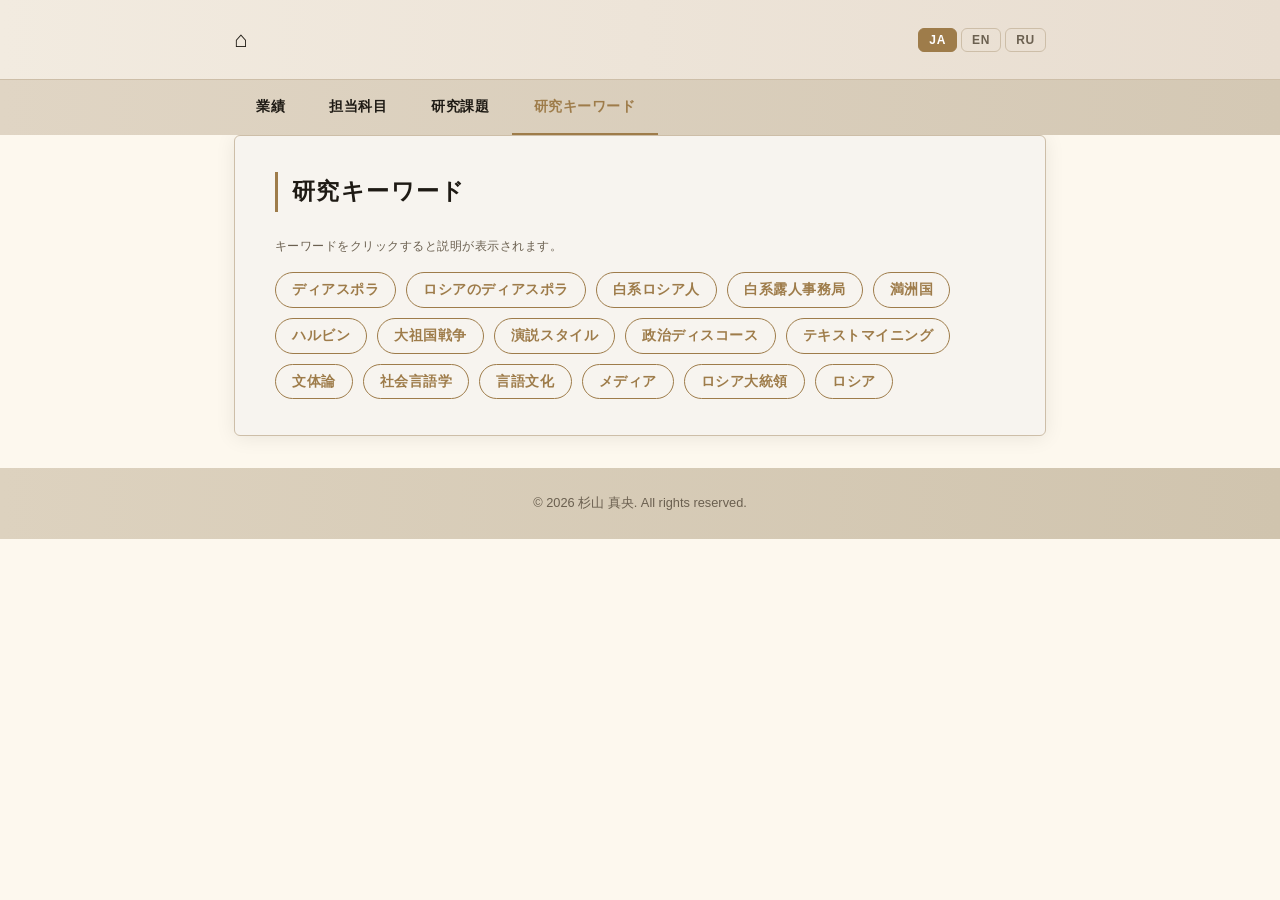
<file: keywords.html>
<!DOCTYPE html>
<html lang="ja">
<head>
<!-- Google tag (gtag.js) -->
<script async src="https://www.googletagmanager.com/gtag/js?id=G-BBN3BWFDPK"></script>
<script>
  window.dataLayer = window.dataLayer || [];
  function gtag(){dataLayer.push(arguments);}
  gtag('js', new Date());
  gtag('config', 'G-BBN3BWFDPK');
</script>

  <meta charset="UTF-8">
  <meta name="viewport" content="width=device-width, initial-scale=1.0">
  <link rel="preconnect" href="https://fonts.googleapis.com">
  <link rel="preconnect" href="https://fonts.gstatic.com" crossorigin>
  <link href="https://fonts.googleapis.com/css2?family=Cormorant+Garamond:wght@400;600;700&display=swap" rel="stylesheet">
  <link rel="stylesheet" href="style.css">
  <title data-i18n="page_title_keywords">研究キーワード | 杉山 真央</title>
<style>body{background:#fdf8ee!important;}</style>
</head>
<body>

  <header class="site-header">
    <div class="container header-inner">
      <a href="index.html" class="site-logo" data-i18n="site_logo">⌂</a>
      <div class="lang-switcher">
        <button class="lang-btn active" data-lang="ja">JA</button>
        <button class="lang-btn" data-lang="en">EN</button>
        <button class="lang-btn" data-lang="ru">RU</button>
      </div>
    </div>
  </header>

  <nav class="site-nav">
    <div class="container">
      <ul>
        <li><a href="publications.html" data-i18n="nav_publications">–</a></li>
        <li><a href="teaching.html" data-i18n="nav_teaching">–</a></li>
        <li><a href="projects.html" data-i18n="nav_projects">–</a></li>
        <li><a href="keywords.html" data-i18n="nav_keywords" aria-current="page">–</a></li>
      </ul>
    </div>
  </nav>

  <main class="container">

    <section class="section">
      <h2 class="section-title" data-i18n="sec_keywords">研究キーワード</h2>
      <p class="kw-hint" data-i18n="kw_hint">キーワードをクリックすると説明が表示されます。</p>
      <ul class="keyword-list" id="keyword-list">
        <!-- JS で生成 -->
      </ul>

      <!-- 説明パネル -->
      <div class="kw-panel" id="kw-panel" hidden>
        <button class="kw-panel-close" id="kw-close" aria-label="閉じる">×</button>
        <h3 class="kw-panel-title" id="kw-title"></h3>
        <p class="kw-panel-body" id="kw-body"></p>
      </div>
    </section>

  </main>

  <footer class="site-footer">
    <div class="container">
      <p data-i18n="footer">&copy; 2026 杉山 真央. All rights reserved.</p>
    </div>
  </footer>

  <script>
  // ── 共通翻訳辞書 ────────────────────────────────────────────────────
  const T = {
  "ja": {
      "html_lang": "ja",
      "site_logo": "⌂",
      "nav_publications": "業績",
      "nav_teaching": "担当科目",
      "nav_projects": "研究課題",
      "nav_keywords": "研究キーワード",
      "page_title_keywords": "研究キーワード | 杉山 真央",
      "sec_keywords": "研究キーワード",
      "kw_hint": "キーワードをクリックすると説明が表示されます。",
      "footer": "&copy; 2026 杉山 真央. All rights reserved."
  },
  "en": {
      "html_lang": "en",
      "site_logo": "⌂",
      "nav_publications": "Publications",
      "nav_teaching": "Teaching",
      "nav_projects": "Research Projects",
      "nav_keywords": "Keywords",
      "page_title_keywords": "Keywords | Mao Sugiyama",
      "sec_keywords": "Research Keywords",
      "kw_hint": "Click a keyword to view its description.",
      "footer": "&copy; 2026 Mao Sugiyama. All rights reserved."
  },
  "ru": {
      "html_lang": "ru",
      "site_logo": "⌂",
      "nav_publications": "Публикации",
      "nav_teaching": "Преподавание",
      "nav_projects": "Проекты",
      "nav_keywords": "Ключевые слова",
      "page_title_keywords": "Ключевые слова | Мао Сугияма",
      "sec_keywords": "Ключевые слова",
      "kw_hint": "Нажмите на ключевое слово, чтобы увидеть описание.",
      "footer": "&copy; 2026 Мао Сугияма. Все права защищены."
  }
};

  // ── キーワード多言語データ ───────────────────────────────────────────
  const KW_DATA = [
    {
      key: 'diaspora',
      ja: { name: 'ディアスポラ',
            desc: 'ディアスポラとは、母国を離れて世界各地に移住・定住したコミュニティや人々の総体を指す。ギリシャ語の「散らばる」を語源とし、歴史的にはユダヤ人の離散を指したが、現在は広く国外移住コミュニティ全般に用いられる。本研究ではロシア革命後に国外へ亡命したロシア語圏の人々を中心に考察する。' },
      en: { name: 'Diaspora',
            desc: 'Diaspora refers to the totality of communities and people who have emigrated and settled across the world away from their homeland. Derived from the Greek for "scattering," it originally described the Jewish dispersion but is now broadly applied to any migrant community. This research focuses primarily on Russian-speaking people who fled abroad after the Russian Revolution.' },
      ru: { name: 'Диаспора',
            desc: 'Диаспора — совокупность людей и сообществ, покинувших родину и расселившихся по всему миру. Термин происходит от греческого слова «рассеивание» и первоначально применялся к еврейскому рассеянию, но сегодня широко используется для обозначения любых эмигрантских сообществ. В данном исследовании рассматривается прежде всего русскоязычное население, эмигрировавшее после революции 1917 года.' }
    },
    {
      key: 'russian_diaspora',
      ja: { name: 'ロシアのディアスポラ',
            desc: 'ロシアのディアスポラ（Russian diaspora）とは、ロシア人のグローバルコミュニティとされる。ここで言う「ロシア人」とはエスニックな意味ではなく、ロシア語が母国語である人々、たとえば、ベラルーシ人、タタール人、またユダヤ人などを指す。' },
      en: { name: 'Russian Diaspora',
            desc: 'The Russian diaspora refers to the global community of "Russians." The term "Russian" is used here not in an ethnic sense, but to denote those whose native language is Russian — including Belarusians, Tatars, Jews, and others.' },
      ru: { name: 'Русская диаспора',
            desc: 'Русская диаспора — глобальное сообщество «русских». Под «русскими» здесь понимаются не этнические русские, а носители русского языка — белорусы, татары, евреи и представители других народов.' }
    },
    {
      key: 'white_russians',
      ja: { name: '白系ロシア人',
            desc: '白系ロシア人とは、1917年のロシア革命により国外へと亡命した者、反ソ意識・反共産主義的立場をとる者、またロシア帝国の支持者を指す。「白」とはボリシェヴィキ（赤軍）に対する「白軍」に由来し、革命後に中国東北部や欧州などへ拡散した。' },
      en: { name: 'White Russians',
            desc: 'White Russians refers to those who fled abroad following the Russian Revolution of 1917, those holding anti-Soviet and anti-communist positions, and supporters of the Russian Empire. The term "white" derives from the White Army as opposed to the Bolshevik Red Army; after the revolution they dispersed to northeastern China, Europe, and elsewhere.' },
      ru: { name: 'Белоэмигранты',
            desc: 'Белоэмигранты — лица, эмигрировавшие из России после революции 1917 года, придерживавшиеся антисоветских и антикоммунистических взглядов, а также сторонники Российской империи. Термин «белые» восходит к «Белой армии» в противовес большевистской «Красной армии»; после революции они рассеялись по Северо-Восточному Китаю, Европе и другим регионам.' }
    },
    {
      key: 'brem',
      ja: { name: '白系露人事務局',
            desc: '白系露人事務局とは、1934年満洲国に設立され、白系ロシア人の管理・統制を目的とした機関とされる。日本の関東軍の影響下に置かれ、満洲国内のロシア系住民の登録・監視・行政窓口として機能した。' },
      en: { name: 'Bureau of Russian Emigrants (BREM)',
            desc: 'The Bureau of Russian Emigrants (BREM) was an institution established in Manchukuo in 1934 for the purpose of managing and controlling White Russians. Operating under the influence of the Japanese Kwantung Army, it served as the registration, surveillance, and administrative body for Russian residents within Manchukuo.' },
      ru: { name: 'Бюро по делам российских эмигрантов (БРЭМ)',
            desc: 'БРЭМ — учреждение, созданное в Маньчжоу-го в 1934 году с целью управления и контроля над белоэмигрантами. Действовало под влиянием японской Квантунской армии и выполняло функции регистрации, надзора и административного обслуживания русскоязычного населения Маньчжоу-го.' }
    },
    {
      key: 'manchukuo',
      ja: { name: '満洲国',
            desc: '満洲国とは、1932年から1945年まで存在した、日本軍により建国された国家である。現在の中国東北部に位置し、清朝最後の皇帝・溥儀を元首に据えた。多民族国家として日本人・漢族・朝鮮人・白系ロシア人などが共存し、独自の社会・文化的環境を形成した。' },
      en: { name: 'Manchukuo',
            desc: 'Manchukuo was a state established by the Japanese military that existed from 1932 to 1945, located in present-day northeastern China. It installed Puyi, the last emperor of the Qing Dynasty, as its head of state. As a multi-ethnic state, Japanese, Han Chinese, Koreans, White Russians, and others coexisted, forming a unique social and cultural environment.' },
      ru: { name: 'Маньчжоу-го',
            desc: 'Маньчжоу-го — государство, существовавшее с 1932 по 1945 год, созданное японскими военными на территории современного Северо-Восточного Китая. Главой государства был назначен Пу И — последний император династии Цин. В этом многонациональном государстве сосуществовали японцы, китайцы, корейцы, белоэмигранты и представители других народов.' }
    },
    {
      key: 'harbin',
      ja: { name: 'ハルビン',
            desc: 'ハルビンとは、中国東北部（旧満洲）に位置する都市である。20世紀初頭の東清鉄道建設以降、多くのロシア人が入植し、ロシア革命後には白系ロシア人の亡命先として東アジア最大規模のロシア系コミュニティが形成された。本研究では白系ロシア人の生活・文化・アイデンティティの拠点として分析する。' },
      en: { name: 'Harbin',
            desc: 'Harbin is a city located in northeastern China (formerly Manchuria). Following the construction of the Chinese Eastern Railway in the early 20th century, many Russians settled there, and after the Russian Revolution it became home to the largest Russian émigré community in East Asia. This research analyzes it as a hub of White Russian life, culture, and identity.' },
      ru: { name: 'Харбин',
            desc: 'Харбин — город в Северо-Восточном Китае (бывшей Маньчжурии). После строительства Китайско-Восточной железной дороги в начале XX века здесь осело множество русских, а после революции 1917 года город стал крупнейшим центром белоэмигрантской диаспоры в Восточной Азии. В данном исследовании он рассматривается как ключевой очаг жизни, культуры и идентичности белоэмигрантов.' }
    },
    {
      key: 'great_patriotic_war',
      ja: { name: '大祖国戦争',
            desc: '大祖国戦争とは、第二次世界大戦中、1941年から1945年にかけてナチス・ドイツと戦ったソビエト連邦における戦争を指す。一般に独ソ戦と称されるが、本研究ではソ連からみた戦争として「大祖国戦争」という呼称を使用する。この戦争はソ連・ロシアの国民的記憶と集合的アイデンティティに深く刻まれている。' },
      en: { name: 'Great Patriotic War',
            desc: 'The Great Patriotic War refers to the Soviet Union\'s war against Nazi Germany during World War II, from 1941 to 1945. Although commonly known as the Eastern Front, this research uses the Soviet designation "Great Patriotic War" to reflect the Soviet perspective. The war is deeply embedded in the collective memory and national identity of the Soviet Union and Russia.' },
      ru: { name: 'Великая Отечественная война',
            desc: 'Великая Отечественная война — война Советского Союза против нацистской Германии в 1941–1945 годах в рамках Второй мировой войны. В данном исследовании используется советское/российское наименование «Великая Отечественная война», отражающее точку зрения СССР. Эта война глубоко укоренилась в коллективной памяти и национальной идентичности советского и российского народа.' }
    },
    {
      key: 'speech_style',
      ja: { name: '演説スタイル',
            desc: '演説スタイルとは、政治指導者などが公的な場で行う演説の言語的・修辞的特徴の総体を指す。語彙の選択、文の構造、比喩・繰り返しなどの修辞技法、感情に訴えかける表現などの要素が含まれ、話者のイデオロギーやアイデンティティの反映として分析される。' },
      en: { name: 'Speech Style',
            desc: 'Speech style refers to the totality of linguistic and rhetorical features of speeches delivered by political leaders and others in public settings. It encompasses vocabulary choice, sentence structure, rhetorical devices such as metaphor and repetition, and emotionally appealing expressions, analyzed as a reflection of the speaker\'s ideology and identity.' },
      ru: { name: 'Речевой стиль',
            desc: 'Речевой стиль — совокупность языковых и риторических особенностей публичных выступлений политических деятелей. Включает выбор лексики, синтаксические конструкции, риторические приёмы (метафоры, повторы), апелляцию к эмоциям и анализируется как отражение идеологии и идентичности говорящего.' }
    },
    {
      key: 'political_discourse',
      ja: { name: '政治ディスコース',
            desc: '政治ディスコースとは、政治的文脈において産出・流通するテキストや発話の総体を指す。権力構造・イデオロギー・アイデンティティが言語的にいかに構築・再生産されるかを批判的言説分析（CDA）などの手法で探る。' },
      en: { name: 'Political Discourse',
            desc: 'Political discourse refers to the totality of texts and utterances produced and circulated in political contexts. It explores how power structures, ideologies, and identities are linguistically constructed and reproduced, through methods such as Critical Discourse Analysis (CDA).' },
      ru: { name: 'Политический дискурс',
            desc: 'Политический дискурс — совокупность текстов и высказываний, производимых и распространяемых в политическом контексте. Исследует, как властные отношения, идеология и идентичность конструируются языковыми средствами — в частности, с помощью критического анализа дискурса (КАД).' }
    },
    {
      key: 'text_mining',
      ja: { name: 'テキストマイニング',
            desc: 'テキストマイニングとは、大量のテキストデータから統計的・計算論的手法を用いて有意な情報やパターンを抽出する分析手法である。語彙頻度分析・共起分析・トピックモデリングなどが含まれ、本研究では政治演説の定量的分析に応用している。' },
      en: { name: 'Text Mining',
            desc: 'Text mining is an analytical method that uses statistical and computational approaches to extract significant information and patterns from large volumes of text data. It includes vocabulary frequency analysis, co-occurrence analysis, and topic modeling, and is applied in this research for quantitative analysis of political speeches.' },
      ru: { name: 'Текстовый майнинг',
            desc: 'Текстовый майнинг — метод анализа, позволяющий извлекать значимую информацию и закономерности из больших массивов текстовых данных с помощью статистических и вычислительных методов. Включает частотный анализ лексики, анализ коллокаций и тематическое моделирование; применяется в данном исследовании для количественного анализа политических речей.' }
    },
    {
      key: 'stylistics',
      ja: { name: '文体論',
            desc: '文体論（スタイリスティクス）とは、文学や言語における文体・スタイルを科学的に研究する学問領域である。語彙・統語・音韻・修辞などの言語的特徴を体系的に分析し、テキストの意味や効果との関連を探る。' },
      en: { name: 'Stylistics',
            desc: 'Stylistics is the academic field that scientifically studies style in literature and language. It systematically analyzes linguistic features such as vocabulary, syntax, phonology, and rhetoric to explore their relationship to the meaning and effects of texts.' },
      ru: { name: 'Стилистика',
            desc: 'Стилистика — научная дисциплина, изучающая стиль в языке и литературе. Систематически анализирует лексические, синтаксические, фонетические и риторические особенности текстов, исследуя их связь со смыслом и воздействием на читателя.' }
    },
    {
      key: 'sociolinguistics',
      ja: { name: '社会言語学',
            desc: '社会言語学とは、言語と社会の関係を研究する学問領域である。言語の使用が社会的文脈・権力関係・年齢・性別・地域などの社会的要因によってどのように変化するかを分析し、言語を通じた社会構造の理解を深める。' },
      en: { name: 'Sociolinguistics',
            desc: 'Sociolinguistics is the field that studies the relationship between language and society. It analyzes how language use varies according to social factors such as social context, power relations, age, gender, and region, deepening understanding of social structures through language.' },
      ru: { name: 'Социолингвистика',
            desc: 'Социолингвистика — научная область, изучающая взаимосвязь языка и общества. Анализирует, как использование языка варьируется в зависимости от социального контекста, властных отношений, возраста, пола и региональной принадлежности говорящего.' }
    },
    {
      key: 'language_culture',
      ja: { name: '言語文化',
            desc: '言語文化とは、言語が担う文化的意味・価値観・世界観の総体を指す。言語は単なるコミュニケーションの道具ではなく、ある共同体の歴史・思想・社会規範を体現するものとして捉えられ、言語と文化は相互に影響し合う。' },
      en: { name: 'Language and Culture',
            desc: 'Language and culture refers to the totality of cultural meanings, values, and worldviews carried by language. Language is not merely a communication tool but is understood as the embodiment of a community\'s history, thought, and social norms, with language and culture mutually influencing each other.' },
      ru: { name: 'Языковая культура',
            desc: 'Языковая культура — совокупность культурных смыслов, ценностей и мировоззрений, воплощённых в языке. Язык рассматривается не просто как инструмент коммуникации, но как носитель исторической памяти, идей и социальных норм сообщества; язык и культура взаимно обусловливают друг друга.' }
    },
    {
      key: 'media',
      ja: { name: 'メディア',
            desc: 'メディアとは、情報を伝達・拡散する媒体の総称である。新聞・テレビ・ラジオなどの伝統的メディアに加え、インターネット・SNSなどのデジタルメディアも含む。本研究では、ロシアの政治的言説がいかにメディアを通じて形成・流通するかを考察する。' },
      en: { name: 'Media',
            desc: 'Media is the general term for vehicles that transmit and disseminate information, encompassing traditional media such as newspapers, television, and radio, as well as digital media such as the internet and social networks. This research examines how Russian political discourse is formed and circulated through media.' },
      ru: { name: 'Медиа',
            desc: 'Медиа — общее понятие для средств передачи и распространения информации, включающее традиционные форматы (газеты, телевидение, радио) и цифровые (интернет, социальные сети). В данном исследовании рассматривается, каким образом российский политический дискурс формируется и распространяется через медиапространство.' }
    },
    {
      key: 'russian_president',
      ja: { name: 'ロシア大統領',
            desc: 'ロシア大統領とは、ロシア連邦の国家元首であり、行政権の頂点に立つ。本研究では特にウラジーミル・プーチン大統領（2000年〜）の演説・公的発言を主要な分析対象とし、その言語スタイルと政治的言説の特徴を明らかにする。' },
      en: { name: 'Russian President',
            desc: 'The Russian President is the head of state of the Russian Federation and the apex of executive power. This research primarily analyzes the speeches and public statements of President Vladimir Putin (from 2000) to clarify the characteristics of his linguistic style and political discourse.' },
      ru: { name: 'Президент России',
            desc: 'Президент России — глава Российской Федерации, стоящий во главе исполнительной власти. В данном исследовании объектом анализа служат прежде всего речи и публичные высказывания президента Владимира Путина (с 2000 года) с целью выявления особенностей его языкового стиля и политического дискурса.' }
    },
    {
      key: 'russia',
      ja: { name: 'ロシア',
            desc: 'ロシアとは、ユーラシア大陸に位置する世界最大の面積を持つ国家である。1991年のソビエト連邦解体後に成立したロシア連邦を指す。スラブ語派に属するロシア語を公用語とし、多民族・多言語社会を形成する。' },
      en: { name: 'Russia',
            desc: 'Russia refers to the Russian Federation, the world\'s largest country by area, located on the Eurasian continent, established after the dissolution of the Soviet Union in 1991. Russian, belonging to the Slavic language family, is the official language, forming a multi-ethnic and multilingual society.' },
      ru: { name: 'Россия',
            desc: 'Россия — крупнейшее по площади государство мира, расположенное на Евразийском континенте. Российская Федерация образована после распада СССР в 1991 году. Официальный язык — русский, относящийся к славянской группе языков; страна представляет собой многонациональное и многоязычное общество.' }
    }
  ];

  // ── UI ────────────────────────────────────────────────────────────────
  const kwList  = document.getElementById('keyword-list');
  const panel   = document.getElementById('kw-panel');
  const kwTitle = document.getElementById('kw-title');
  const kwBody  = document.getElementById('kw-body');
  const btnClose = document.getElementById('kw-close');
  let activeKey = null;
  let currentLang = 'ja';

  function renderKeywords(lang) {
    // 既存の子要素をすべて削除
    while (kwList.firstChild) kwList.removeChild(kwList.firstChild);
    KW_DATA.forEach(function(kw) {
      var li = document.createElement('li');
      li.className = 'keyword-tag' + (kw.key === activeKey ? ' active' : '');
      li.dataset.key = kw.key;
      var entry = kw[lang] || kw['ja'];
      li.textContent = entry.name;
      li.addEventListener('click', function() { onTagClick(kw.key); });
      kwList.appendChild(li);
    });
    // パネルが開いていれば言語に合わせて更新
    if (activeKey) updatePanel(activeKey, lang);
  }

  function updatePanel(key, lang) {
    const kw = KW_DATA.find(k => k.key === key);
    if (!kw) return;
    const d = kw[lang] || kw.ja;
    kwTitle.textContent = d.name;
    kwBody.textContent  = d.desc;
  }

  function onTagClick(key) {
    if (activeKey === key) {
      // 同じキーワード → 閉じる
      activeKey = null;
      panel.hidden = true;
      document.querySelectorAll('.keyword-tag').forEach(t => t.classList.remove('active'));
    } else {
      activeKey = key;
      document.querySelectorAll('.keyword-tag').forEach(t =>
        t.classList.toggle('active', t.dataset.key === key)
      );
      updatePanel(key, currentLang);
      panel.hidden = false;
      panel.scrollIntoView({ behavior: 'smooth', block: 'nearest' });
    }
  }

  btnClose.addEventListener('click', () => {
    activeKey = null;
    panel.hidden = true;
    document.querySelectorAll('.keyword-tag').forEach(t => t.classList.remove('active'));
  });

  // ── 言語切り替え ─────────────────────────────────────────────────────
  function setLang(lang) {
    if (!T[lang]) return;
    currentLang = lang;
    const t = T[lang];
    document.querySelectorAll('[data-i18n]').forEach(el => {
      const key = el.dataset.i18n;
      if (t[key] !== undefined) el.innerHTML = t[key];
    });
    document.documentElement.lang = t.html_lang || lang;
    document.querySelectorAll('.lang-btn').forEach(btn => {
      btn.classList.toggle('active', btn.dataset.lang === lang);
    });
    localStorage.setItem('lang', lang);
    renderKeywords(lang);
  }

  document.querySelectorAll('.lang-btn').forEach(btn => {
    btn.addEventListener('click', () => setLang(btn.dataset.lang));
  });

  setLang(localStorage.getItem('lang') || 'ja');
  </script>
</body>
</html>
</file>
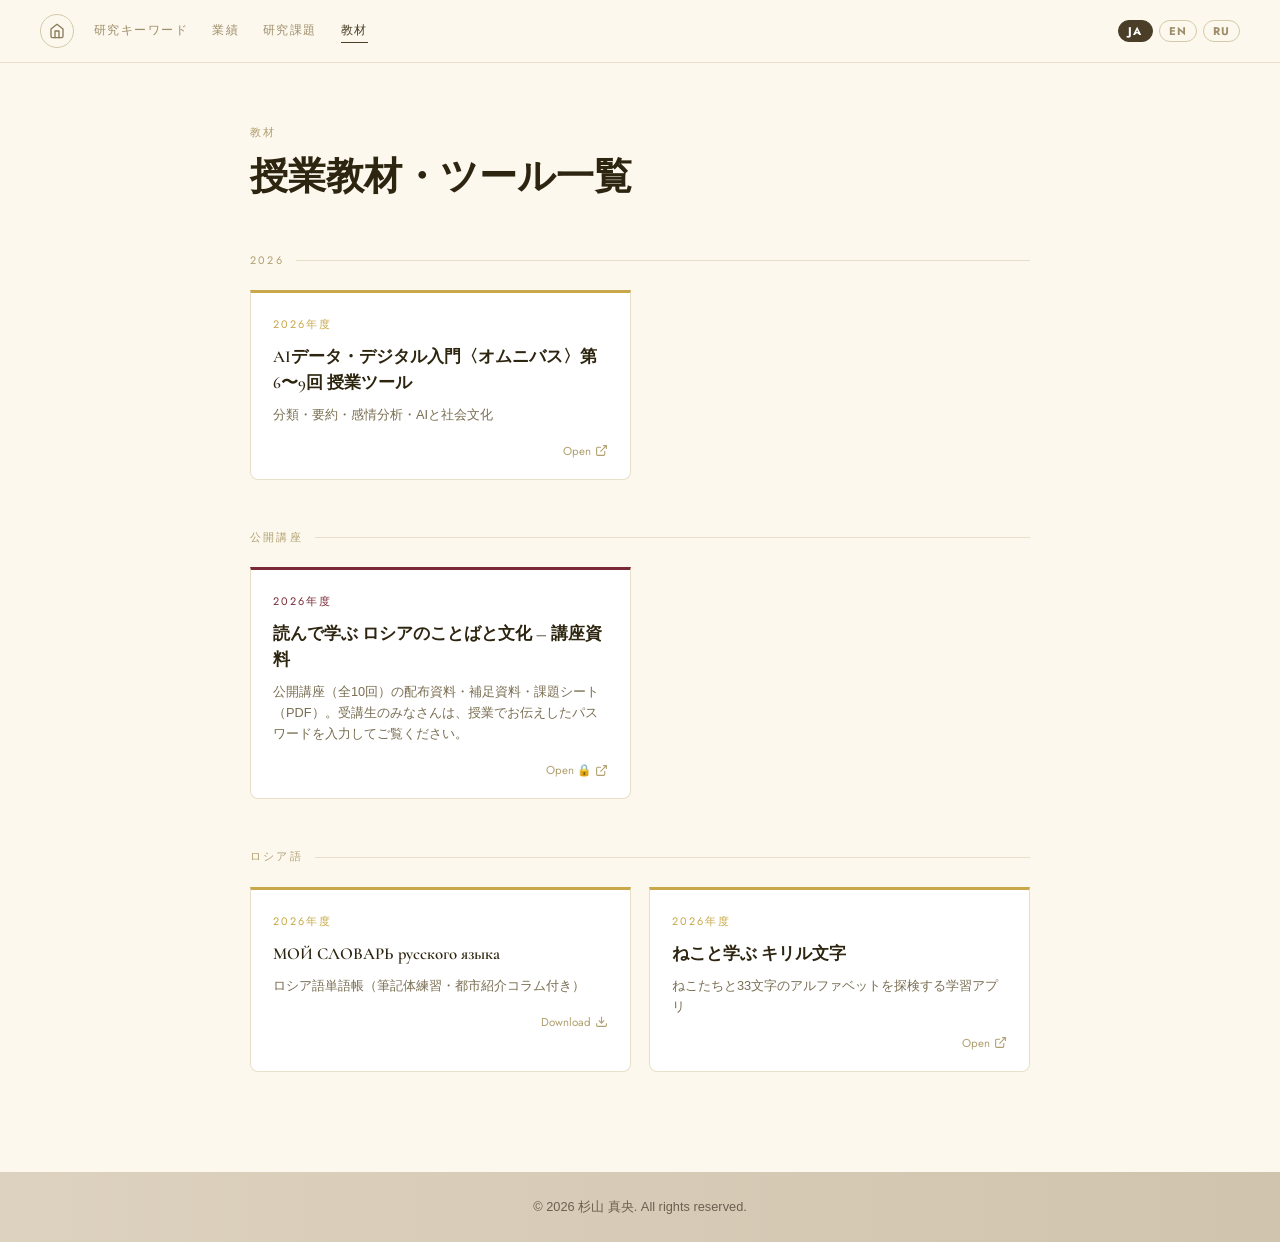
<file: materials.html>
<!DOCTYPE html>
<html lang="ja">
<head>
<!-- Google tag (gtag.js) -->
<script async src="https://www.googletagmanager.com/gtag/js?id=G-BBN3BWFDPK"></script>
<script>
  window.dataLayer = window.dataLayer || [];
  function gtag(){dataLayer.push(arguments);}
  gtag('js', new Date());
  gtag('config', 'G-BBN3BWFDPK');
</script>

  <meta charset="UTF-8">
  <meta name="viewport" content="width=device-width, initial-scale=1.0">
  <link rel="preconnect" href="https://fonts.googleapis.com">
  <link rel="preconnect" href="https://fonts.gstatic.com" crossorigin>
  <link href="https://fonts.googleapis.com/css2?family=Cormorant+Garamond:ital,wght@0,400;0,600;1,400&family=Jost:wght@300;400;500&display=swap" rel="stylesheet">
  <link rel="stylesheet" href="style.css">
  <title data-i18n="page_title_materials">教材 | 杉山 真央</title>
  <style>
    body { background: #fdf8ee; }
    .mat-header {
      position: sticky; top: 0;
      background: rgba(253,248,238,.96);
      backdrop-filter: blur(8px);
      border-bottom: 1px solid #e8dfc8;
      padding: 14px 40px;
      display: flex; align-items: center; gap: 20px;
      z-index: 100;
    }
    .mat-home-btn {
      display: flex; align-items: center; justify-content: center;
      width: 34px; height: 34px;
      border-radius: 50%;
      border: 1.5px solid #d4c9a8;
      background: none; cursor: pointer;
      color: #8a7a5a; text-decoration: none;
      transition: background .2s, color .2s;
      flex-shrink: 0;
    }
    .mat-home-btn:hover { background: #8a7a5a; color: #fff; }
    .mat-nav { display: flex; gap: 24px; flex: 1; }
    .mat-nav a {
      font-family: "Jost", sans-serif;
      font-size: .75rem; letter-spacing: .12em;
      text-transform: uppercase;
      color: #9e8e6a; text-decoration: none;
      transition: color .2s;
    }
    .mat-nav a:hover, .mat-nav a.active { color: #4a3e28; }
    .mat-nav a.active { border-bottom: 1.5px solid #4a3e28; padding-bottom: 1px; }
    .mat-lang { display: flex; gap: 6px; margin-left: auto; }
    .mat-lang button {
      font-family: "Jost", sans-serif;
      font-size: .7rem; letter-spacing: .1em;
      background: none; border: 1px solid #d4c9a8;
      border-radius: 100px; padding: 2px 9px;
      cursor: pointer; color: #9e8e6a;
      transition: all .2s;
    }
    .mat-lang button.active { background: #4a3e28; color: #fff; border-color: #4a3e28; }
    .mat-body {
      max-width: 860px; margin: 0 auto;
      padding: 60px 40px 100px;
    }
    .mat-eyebrow {
      font-family: "Jost", sans-serif;
      font-size: .7rem; letter-spacing: .22em;
      text-transform: uppercase; color: #b0a070;
      margin-bottom: 10px;
    }
    .mat-title {
      font-family: "Cormorant Garamond", serif;
      font-size: clamp(1.6rem, 4vw, 2.4rem);
      font-weight: 600; color: #2d2510;
      margin-bottom: 48px; line-height: 1.3;
    }
    .mat-section-label {
      font-family: "Jost", sans-serif;
      font-size: .68rem; letter-spacing: .2em;
      text-transform: uppercase; color: #b0a070;
      display: flex; align-items: center; gap: 12px;
      margin-bottom: 20px;
    }
    .mat-section-label::after {
      content: ""; flex: 1; height: 1px; background: #e8dfc8;
    }
    .mat-grid {
      display: grid;
      grid-template-columns: repeat(auto-fill, minmax(260px, 1fr));
      gap: 18px;
    }
    .mat-card {
      display: block; text-decoration: none;
      background: #fff;
      border: 1px solid #e8dfc8;
      border-top: 3px solid #c8a84a;
      border-radius: 0 0 8px 8px;
      padding: 22px 22px 18px;
      transition: transform .2s, box-shadow .2s;
    }
    .mat-card:hover {
      transform: translateY(-4px);
      box-shadow: 0 10px 28px rgba(0,0,0,.09);
    }
    .mat-card-year {
      font-family: "Jost", sans-serif;
      font-size: .68rem; letter-spacing: .18em;
      text-transform: uppercase; color: #c8a84a;
      margin-bottom: 10px;
    }
    .mat-card-title {
      font-family: "Cormorant Garamond", serif;
      font-size: 1.05rem; font-weight: 600;
      color: #2d2510; line-height: 1.55;
      margin-bottom: 8px;
    }
    .mat-card-sub {
      font-size: .8rem; color: #7a6e52;
      line-height: 1.65; margin-bottom: 16px;
    }
    .mat-card-footer {
      display: flex; justify-content: flex-end;
      align-items: center; gap: 4px;
      font-family: "Jost", sans-serif;
      font-size: .72rem; color: #b0a070;
    }
    @media (max-width: 600px) {
      .mat-header { padding: 12px 20px; }
      .mat-nav { gap: 14px; }
      .mat-nav a { font-size: .68rem; }
      .mat-body { padding: 40px 20px 80px; }
    }
  </style>
</head>
<body>
  <header class="mat-header">
    <a href="index.html" class="mat-home-btn" aria-label="ホームへ戻る">
      <svg width="16" height="16" viewBox="0 0 24 24" fill="none" stroke="currentColor" stroke-width="2" stroke-linecap="round" stroke-linejoin="round">
        <path d="M3 9l9-7 9 7v11a2 2 0 0 1-2 2H5a2 2 0 0 1-2-2z"/><polyline points="9 22 9 12 15 12 15 22"/>
      </svg>
    </a>
    <nav class="mat-nav">
      <a href="keywords.html"    data-i18n="nav_keywords">研究キーワード</a>
      <a href="publications.html" data-i18n="nav_publications">業績</a>
      <a href="projects.html"    data-i18n="nav_projects">研究課題</a>
      <a href="materials.html"   data-i18n="nav_materials" class="active">教材</a>
    </nav>
    <div class="mat-lang">
      <button class="lang-btn active" data-lang="ja">JA</button>
      <button class="lang-btn" data-lang="en">EN</button>
      <button class="lang-btn" data-lang="ru">RU</button>
    </div>
  </header>

  <div class="mat-body">
    <p class="mat-eyebrow" data-i18n="nav_materials">教材</p>
    <h1 class="mat-title" data-i18n="mat_heading">授業教材・ツール一覧</h1>

    <p class="mat-section-label">2026</p>
    <div class="mat-grid">
      <a href="https://maosugiyama.github.io/classroom-tool/" target="_blank" rel="noopener" class="mat-card">
        <div class="mat-card-year">2026年度</div>
        <div class="mat-card-title" data-i18n="mat_card1_title">AIデータ・デジタル入門〈オムニバス〉第6〜9回 授業ツール</div>
        <div class="mat-card-sub" data-i18n="mat_card1_sub">分類・要約・感情分析・AIと社会文化</div>
        <div class="mat-card-footer">
          Open
          <svg width="13" height="13" viewBox="0 0 24 24" fill="none" stroke="currentColor" stroke-width="2"><path d="M18 13v6a2 2 0 0 1-2 2H5a2 2 0 0 1-2-2V8a2 2 0 0 1 2-2h6"/><polyline points="15 3 21 3 21 9"/><line x1="10" y1="14" x2="21" y2="3"/></svg>
        </div>
      </a>
    </div>

    <p class="mat-section-label" style="margin-top: 48px;">公開講座</p>
    <div class="mat-grid">
      <a href="https://maosugiyama.github.io/classroom-tool/materials/russian-course/" target="_blank" rel="noopener" class="mat-card" style="border-top-color:#7a2a37;">
        <div class="mat-card-year" style="color:#7a2a37;">2026年度</div>
        <div class="mat-card-title" data-i18n="mat_card4_title">読んで学ぶ ロシアのことばと文化 ― 講座資料</div>
        <div class="mat-card-sub" data-i18n="mat_card4_sub">公開講座（全10回）の配布資料・補足資料・課題シート（PDF）。受講生のみなさんは、授業でお伝えしたパスワードを入力してご覧ください。</div>
        <div class="mat-card-footer">
          Open&nbsp;🔒
          <svg width="13" height="13" viewBox="0 0 24 24" fill="none" stroke="currentColor" stroke-width="2"><path d="M18 13v6a2 2 0 0 1-2 2H5a2 2 0 0 1-2-2V8a2 2 0 0 1 2-2h6"/><polyline points="15 3 21 3 21 9"/><line x1="10" y1="14" x2="21" y2="3"/></svg>
        </div>
      </a>
    </div>

    <p class="mat-section-label" style="margin-top: 48px;">ロシア語</p>
    <div class="mat-grid">
      <a href="MoiSlovar.pdf" target="_blank" rel="noopener" class="mat-card">
        <div class="mat-card-year">2026年度</div>
        <div class="mat-card-title" data-i18n="mat_card2_title">МОЙ СЛОВАРЬ русского языка</div>
        <div class="mat-card-sub" data-i18n="mat_card2_sub">ロシア語単語帳（筆記体練習・都市紹介コラム付き）</div>
        <div class="mat-card-footer">
          Download
          <svg width="13" height="13" viewBox="0 0 24 24" fill="none" stroke="currentColor" stroke-width="2"><path d="M21 15v4a2 2 0 0 1-2 2H5a2 2 0 0 1-2-2v-4"/><polyline points="7 10 12 15 17 10"/><line x1="12" y1="15" x2="12" y2="3"/></svg>
        </div>
      </a>
      <a href="russian/" target="_blank" rel="noopener" class="mat-card">
        <div class="mat-card-year">2026年度</div>
        <div class="mat-card-title" data-i18n="mat_card3_title">ねこと学ぶ キリル文字</div>
        <div class="mat-card-sub" data-i18n="mat_card3_sub">ねこたちと33文字のアルファベットを探検する学習アプリ</div>
        <div class="mat-card-footer">
          Open
          <svg width="13" height="13" viewBox="0 0 24 24" fill="none" stroke="currentColor" stroke-width="2"><path d="M18 13v6a2 2 0 0 1-2 2H5a2 2 0 0 1-2-2V8a2 2 0 0 1 2-2h6"/><polyline points="15 3 21 3 21 9"/><line x1="10" y1="14" x2="21" y2="3"/></svg>
        </div>
      </a>
    </div>

  </div>

  <footer class="site-footer">
    <div class="container">
      <p data-i18n="footer">&copy; 2026 杉山 真央. All rights reserved.</p>
    </div>
  </footer>

  <script>
  const T = {
    ja: {
      html_lang: "ja",
      page_title_materials: "教材 | 杉山 真央",
      nav_keywords: "研究キーワード", nav_publications: "業績",
      nav_projects: "研究課題", nav_materials: "教材",
      mat_heading: "授業教材・ツール一覧",
      mat_card1_title: "AIデータ・デジタル入門〈オムニバス〉第6〜9回 授業ツール",
      mat_card1_sub: "分類・要約・感情分析・AIと社会文化",
      mat_card2_title: "МОЙ СЛОВАРЬ русского языка",
      mat_card2_sub: "ロシア語単語帳（筆記体練習・都市紹介コラム付き）",
      mat_card3_title: "ねこと学ぶ キリル文字",
      mat_card3_sub: "ねこたちと33文字のアルファベットを探検する学習アプリ",
      mat_card4_title: "読んで学ぶ ロシアのことばと文化 ― 講座資料",
      mat_card4_sub: "公開講座（全10回）の配布資料・補足資料・課題シート（PDF）。受講生のみなさんは、授業でお伝えしたパスワードを入力してご覧ください。",
      footer: "&copy; 2026 杉山 真央. All rights reserved."
    },
    en: {
      html_lang: "en",
      page_title_materials: "Materials | Mao Sugiyama",
      nav_keywords: "Keywords", nav_publications: "Publications",
      nav_projects: "Research Projects", nav_materials: "Materials",
      mat_heading: "Teaching Materials & Tools",
      mat_card1_title: "Introduction to AI Data & Digital (Omnibus) Sessions 6–9 Classroom Tool",
      mat_card1_sub: "Classification · Summarization · Sentiment Analysis · AI & Society",
      mat_card2_title: "МОЙ СЛОВАРЬ русского языка",
      mat_card2_sub: "Russian vocabulary notebook (cursive practice & city columns)",
      mat_card3_title: "Learning Cyrillic with Cats",
      mat_card3_sub: "A learning app exploring the 33-letter alphabet together with cats",
      mat_card4_title: "Reading Russia: Language and Culture — Course Materials",
      mat_card4_sub: "Handouts, supplements and worksheets (PDF) for the 10-session public lecture course. Enter the password given in class.",
      footer: "&copy; 2026 Mao Sugiyama. All rights reserved."
    },
    ru: {
      html_lang: "ru",
      page_title_materials: "Материалы | Мао Сугияма",
      nav_keywords: "Ключевые слова", nav_publications: "Публикации",
      nav_projects: "Проекты", nav_materials: "Материалы",
      mat_heading: "Учебные материалы и инструменты",
      mat_card1_title: "Введение в ИИ и цифровые данные (омнибус), занятия 6–9 — учебный инструмент",
      mat_card1_sub: "Классификация · Суммаризация · Анализ тональности · ИИ и общество",
      mat_card2_title: "МОЙ СЛОВАРЬ русского языка",
      mat_card2_sub: "Словарь-тетрадь по русскому языку (пропись и колонки о городах)",
      mat_card3_title: "Кириллица с котиками",
      mat_card3_sub: "Учебное приложение: 33 буквы алфавита вместе с котиками",
      mat_card4_title: "«Читаем и учим: русский язык и культура» — материалы курса",
      mat_card4_sub: "Раздаточные и дополнительные материалы, задания (PDF) открытого курса из 10 занятий. Доступ по паролю, который сообщается на занятии.",
      footer: "&copy; 2026 Мао Сугияма. Все права защищены."
    }
  };

  function setLang(lang) {
    if (!T[lang]) return;
    const t = T[lang];
    document.querySelectorAll('[data-i18n]').forEach(el => {
      const key = el.dataset.i18n;
      if (t[key] !== undefined) el.innerHTML = t[key];
    });
    document.title = t.page_title_materials;
    document.documentElement.lang = t.html_lang || lang;
    document.querySelectorAll('.lang-btn').forEach(btn => {
      btn.classList.toggle('active', btn.dataset.lang === lang);
    });
    localStorage.setItem('lang', lang);
  }

  document.querySelectorAll('.lang-btn').forEach(btn => {
    btn.addEventListener('click', () => setLang(btn.dataset.lang));
  });

  setLang(localStorage.getItem('lang') || 'ja');
  </script>
</body>
</html>
</file>
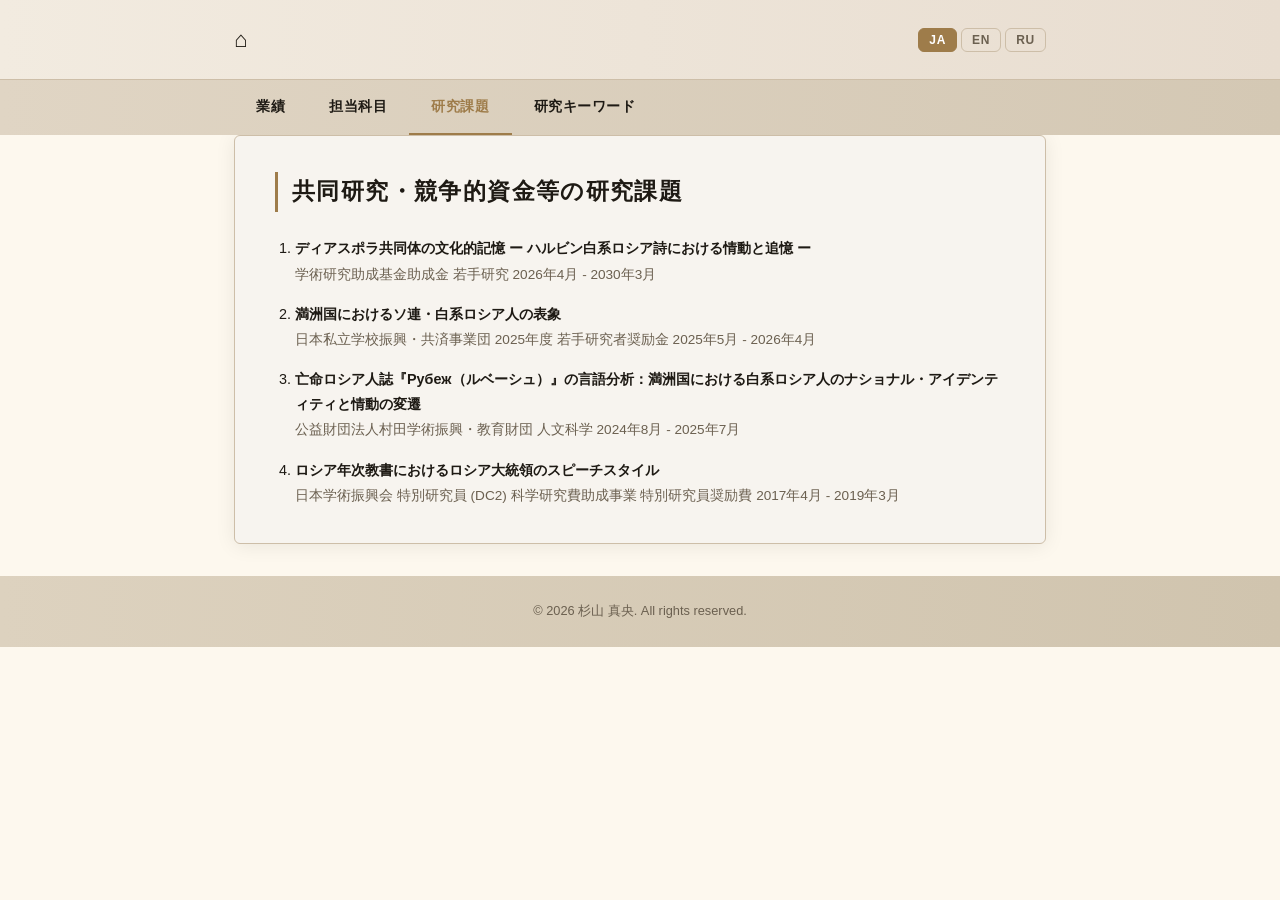
<file: projects.html>
<!DOCTYPE html>
<html lang="ja">
<head>
<!-- Google tag (gtag.js) -->
<script async src="https://www.googletagmanager.com/gtag/js?id=G-BBN3BWFDPK"></script>
<script>
  window.dataLayer = window.dataLayer || [];
  function gtag(){dataLayer.push(arguments);}
  gtag('js', new Date());
  gtag('config', 'G-BBN3BWFDPK');
</script>

  <meta charset="UTF-8">
  <meta name="viewport" content="width=device-width, initial-scale=1.0">
  <link rel="preconnect" href="https://fonts.googleapis.com">
  <link rel="preconnect" href="https://fonts.gstatic.com" crossorigin>
  <link href="https://fonts.googleapis.com/css2?family=Cormorant+Garamond:wght@400;600;700&display=swap" rel="stylesheet">
  <link rel="stylesheet" href="style.css">
  <title data-i18n="page_title_projects">研究課題 | 杉山 真央</title>
<style>body{background:#fdf8ee!important;}</style>
</head>
<body>

  <header class="site-header">
    <div class="container header-inner">
      <a href="index.html" class="site-logo" data-i18n="site_logo">⌂</a>
      <div class="lang-switcher">
        <button class="lang-btn active" data-lang="ja">JA</button>
        <button class="lang-btn" data-lang="en">EN</button>
        <button class="lang-btn" data-lang="ru">RU</button>
      </div>
    </div>
  </header>

  <nav class="site-nav">
    <div class="container">
      <ul>
        <li><a href="publications.html" data-i18n="nav_publications">–</a></li>
        <li><a href="teaching.html" data-i18n="nav_teaching">–</a></li>
        <li><a href="projects.html" data-i18n="nav_projects" aria-current="page">–</a></li>
        <li><a href="keywords.html" data-i18n="nav_keywords">–</a></li>
      </ul>
    </div>
  </nav>

  <main class="container">

    <section class="section">
      <h2 class="section-title" data-i18n="sec_projects">共同研究・競争的資金等の研究課題</h2>
      <ol class="project-list"><li class="project-item"><p class="project-title">ディアスポラ共同体の文化的記憶 ー ハルビン白系ロシア詩における情動と追憶 ー</p><p class="project-detail">学術研究助成基金助成金 若手研究 2026年4月 - 2030年3月</p></li><li class="project-item"><p class="project-title">満洲国におけるソ連・白系ロシア人の表象</p><p class="project-detail">日本私立学校振興・共済事業団 2025年度 若手研究者奨励金 2025年5月 - 2026年4月</p></li><li class="project-item"><p class="project-title">亡命ロシア人誌『Рубеж（ルベーシュ）』の言語分析：満洲国における白系ロシア人のナショナル・アイデンティティと情動の変遷</p><p class="project-detail">公益財団法人村田学術振興・教育財団 人文科学 2024年8月 - 2025年7月</p></li><li class="project-item"><p class="project-title">ロシア年次教書におけるロシア大統領のスピーチスタイル</p><p class="project-detail">日本学術振興会 特別研究員 (DC2) 科学研究費助成事業 特別研究員奨励費 2017年4月 - 2019年3月</p></li></ol>
    </section>

  </main>

  <footer class="site-footer">
    <div class="container">
      <p data-i18n="footer">&copy; 2026 杉山 真央. All rights reserved.</p>
    </div>
  </footer>

  <script>
    const T = {
  "ja": {
      "html_lang": "ja",
      "site_logo": "⌂",
      "nav_publications": "業績",
      "nav_teaching": "担当科目",
      "nav_projects": "研究課題",
      "nav_keywords": "研究キーワード",
      "page_title_home": "杉山 真央",
      "page_title_pubs": "業績 | 杉山 真央",
      "page_title_teaching": "担当科目 | 杉山 真央",
      "page_title_projects": "研究課題 | 杉山 真央",
      "page_title_keywords": "研究キーワード | 杉山 真央",
      "hero_affil": "名古屋外国語大学",
      "hero_pos": "外国語専任講師",
      "card_pubs_title": "業績",
      "card_pubs_desc": "論文 9件・著書 3件・発表 12件",
      "card_teaching_title": "担当科目",
      "card_teaching_desc": "6 科目",
      "card_projects_title": "研究課題",
      "card_projects_desc": "4 件",
      "card_keywords_title": "研究キーワード",
      "card_keywords_desc": "10 キーワード",
      "sec_publications": "業績",
      "sec_teaching": "担当科目",
      "sec_projects": "共同研究・競争的資金等の研究課題",
      "sec_keywords": "研究キーワード",
      "cat_papers": "論文（9 件）",
      "cat_books": "著書・訳書（3 件）",
      "cat_pres": "発表（12 件）",
      "footer": "&copy; 2026 杉山 真央. All rights reserved."
  },
  "en": {
      "html_lang": "en",
      "site_logo": "⌂",
      "nav_publications": "Publications",
      "nav_teaching": "Teaching",
      "nav_projects": "Research Projects",
      "nav_keywords": "Keywords",
      "page_title_home": "Mao Sugiyama",
      "page_title_pubs": "Publications | Mao Sugiyama",
      "page_title_teaching": "Teaching | Mao Sugiyama",
      "page_title_projects": "Research Projects | Mao Sugiyama",
      "page_title_keywords": "Keywords | Mao Sugiyama",
      "hero_affil": "Nagoya University of Foreign Studies",
      "hero_pos": "Full-time Lecturer in Foreign Languages",
      "card_pubs_title": "Publications",
      "card_pubs_desc": "9 papers · 3 books · 12 presentations",
      "card_teaching_title": "Teaching",
      "card_teaching_desc": "6 courses",
      "card_projects_title": "Research Projects",
      "card_projects_desc": "4 projects",
      "card_keywords_title": "Research Keywords",
      "card_keywords_desc": "10 keywords",
      "sec_publications": "Publications",
      "sec_teaching": "Teaching Experience",
      "sec_projects": "Research Projects / Grants",
      "sec_keywords": "Research Keywords",
      "cat_papers": "Papers (9)",
      "cat_books": "Books &amp; Translations (3)",
      "cat_pres": "Presentations (12)",
      "footer": "&copy; 2026 Mao Sugiyama. All rights reserved."
  },
  "ru": {
      "html_lang": "ru",
      "site_logo": "⌂",
      "nav_publications": "Публикации",
      "nav_teaching": "Преподавание",
      "nav_projects": "Проекты",
      "nav_keywords": "Ключевые слова",
      "page_title_home": "Мао Сугияма",
      "page_title_pubs": "Публикации | Мао Сугияма",
      "page_title_teaching": "Преподавание | Мао Сугияма",
      "page_title_projects": "Проекты | Мао Сугияма",
      "page_title_keywords": "Ключевые слова | Мао Сугияма",
      "hero_affil": "Нагойский университет иностранных языков",
      "hero_pos": "Преподаватель иностранных языков",
      "card_pubs_title": "Публикации",
      "card_pubs_desc": "9 статей · 3 книги · 12 докладов",
      "card_teaching_title": "Преподавание",
      "card_teaching_desc": "6 дисциплин",
      "card_projects_title": "Проекты",
      "card_projects_desc": "4 проекта",
      "card_keywords_title": "Ключевые слова",
      "card_keywords_desc": "10 слов",
      "sec_publications": "Публикации",
      "sec_teaching": "Преподаваемые дисциплины",
      "sec_projects": "Исследовательские проекты и гранты",
      "sec_keywords": "Ключевые слова",
      "cat_papers": "Статьи (9)",
      "cat_books": "Книги и переводы (3)",
      "cat_pres": "Доклады (12)",
      "footer": "&copy; 2026 Мао Сугияма. Все права защищены."
  }
};
    function setLang(lang) {
      if (!T[lang]) return;
      const t = T[lang];
      document.querySelectorAll('[data-i18n]').forEach(el => {
        const key = el.dataset.i18n;
        if (t[key] !== undefined) el.innerHTML = t[key];
      });
      document.documentElement.lang = t.html_lang || lang;
      document.querySelectorAll('.lang-btn').forEach(btn => {
        btn.classList.toggle('active', btn.dataset.lang === lang);
      });
      localStorage.setItem('lang', lang);
    }
    document.querySelectorAll('.lang-btn').forEach(btn => {
      btn.addEventListener('click', () => setLang(btn.dataset.lang));
    });
    setLang(localStorage.getItem('lang') || 'ja');
  </script>
</body>
</html>
</file>
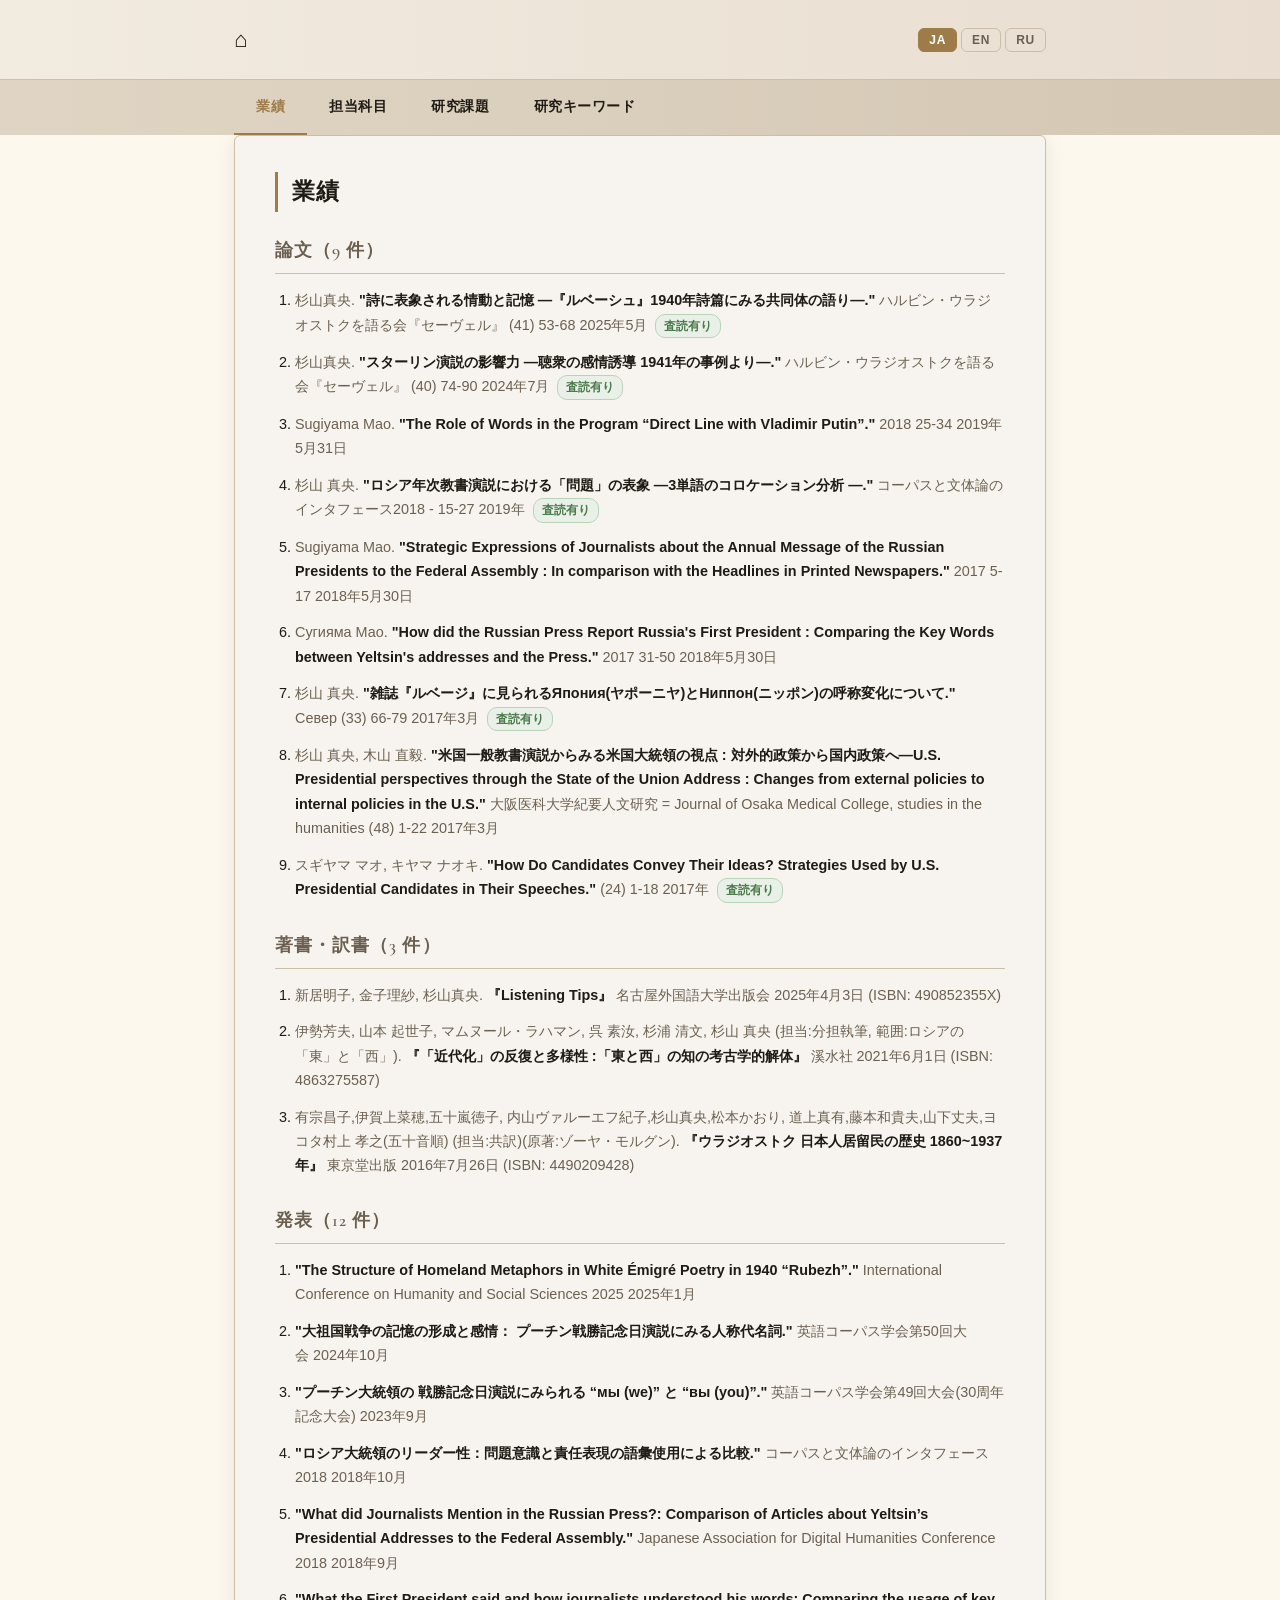
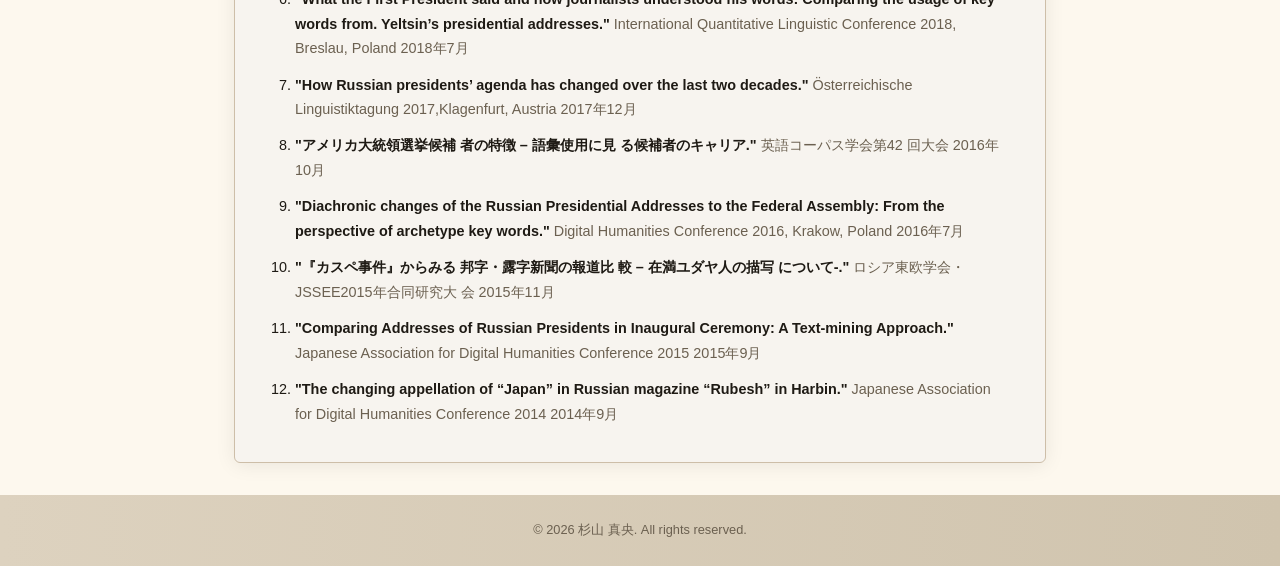
<file: publications.html>
<!DOCTYPE html>
<html lang="ja">
<head>
<!-- Google tag (gtag.js) -->
<script async src="https://www.googletagmanager.com/gtag/js?id=G-BBN3BWFDPK"></script>
<script>
  window.dataLayer = window.dataLayer || [];
  function gtag(){dataLayer.push(arguments);}
  gtag('js', new Date());
  gtag('config', 'G-BBN3BWFDPK');
</script>

  <meta charset="UTF-8">
  <meta name="viewport" content="width=device-width, initial-scale=1.0">
  <link rel="preconnect" href="https://fonts.googleapis.com">
  <link rel="preconnect" href="https://fonts.gstatic.com" crossorigin>
  <link href="https://fonts.googleapis.com/css2?family=Cormorant+Garamond:wght@400;600;700&display=swap" rel="stylesheet">
  <link rel="stylesheet" href="style.css">
  <title data-i18n="page_title_pubs">業績 | 杉山 真央</title>
<style>body{background:#fdf8ee!important;}</style>
</head>
<body>

  <header class="site-header">
    <div class="container header-inner">
      <a href="index.html" class="site-logo" data-i18n="site_logo">⌂</a>
      <div class="lang-switcher">
        <button class="lang-btn active" data-lang="ja">JA</button>
        <button class="lang-btn" data-lang="en">EN</button>
        <button class="lang-btn" data-lang="ru">RU</button>
      </div>
    </div>
  </header>

  <nav class="site-nav">
    <div class="container">
      <ul>
        <li><a href="publications.html" data-i18n="nav_publications" aria-current="page">–</a></li>
        <li><a href="teaching.html" data-i18n="nav_teaching">–</a></li>
        <li><a href="projects.html" data-i18n="nav_projects">–</a></li>
        <li><a href="keywords.html" data-i18n="nav_keywords">–</a></li>
      </ul>
    </div>
  </nav>

  <main class="container">

    <section class="section">
      <h2 class="section-title" data-i18n="sec_publications">業績</h2>
      <div class="pub-category">
        <h3 class="pub-category-title" data-i18n="cat_papers">論文（9 件）</h3>
        <ol class="pub-list"><li class="pub-item"><span class="pub-authors">杉山真央.</span> <span class="pub-title">"詩に表象される情動と記憶 ―『ルベーシュ』1940年詩篇にみる共同体の語り―."</span> <span class="pub-venue">ハルビン・ウラジオストクを語る会『セーヴェル』 (41) 53-68 2025年5月</span> <span class="pub-label label-peer-review">査読有り</span></li><li class="pub-item"><span class="pub-authors">杉山真央.</span> <span class="pub-title">"スターリン演説の影響力 ―聴衆の感情誘導 1941年の事例より―."</span> <span class="pub-venue">ハルビン・ウラジオストクを語る会『セーヴェル』 (40) 74-90 2024年7月</span> <span class="pub-label label-peer-review">査読有り</span></li><li class="pub-item"><span class="pub-authors">Sugiyama Mao.</span> <span class="pub-title">"The Role of Words in the Program “Direct Line with Vladimir Putin”."</span> <span class="pub-venue">2018 25-34 2019年5月31日</span></li><li class="pub-item"><span class="pub-authors">杉山 真央.</span> <span class="pub-title">"ロシア年次教書演説における「問題」の表象 ―3単語のコロケーション分析 ―."</span> <span class="pub-venue">コーパスと文体論のインタフェース2018 - 15-27 2019年</span> <span class="pub-label label-peer-review">査読有り</span></li><li class="pub-item"><span class="pub-authors">Sugiyama Mao.</span> <span class="pub-title">"Strategic Expressions of Journalists about the Annual Message of the Russian Presidents to the Federal Assembly : In comparison with the Headlines in Printed Newspapers."</span> <span class="pub-venue">2017 5-17 2018年5月30日</span></li><li class="pub-item"><span class="pub-authors">Сугияма Мао.</span> <span class="pub-title">"How did the Russian Press Report Russia&#x27;s First President : Comparing the Key Words between Yeltsin&#x27;s addresses and the Press."</span> <span class="pub-venue">2017 31-50 2018年5月30日</span></li><li class="pub-item"><span class="pub-authors">杉山 真央.</span> <span class="pub-title">"雑誌『ルベージ』に見られるЯпония(ヤポーニヤ)とНиппон(ニッポン)の呼称変化について."</span> <span class="pub-venue">Север (33) 66-79 2017年3月</span> <span class="pub-label label-peer-review">査読有り</span></li><li class="pub-item"><span class="pub-authors">杉山 真央, 木山 直毅.</span> <span class="pub-title">"米国一般教書演説からみる米国大統領の視点 : 対外的政策から国内政策へ—U.S. Presidential perspectives through the State of the Union Address : Changes from external policies to internal policies in the U.S."</span> <span class="pub-venue">大阪医科大学紀要人文研究 = Journal of Osaka Medical College, studies in the humanities (48) 1-22 2017年3月</span></li><li class="pub-item"><span class="pub-authors">スギヤマ マオ, キヤマ ナオキ.</span> <span class="pub-title">"How Do Candidates Convey Their Ideas? Strategies Used by U.S. Presidential Candidates in Their Speeches."</span> <span class="pub-venue">(24) 1-18 2017年</span> <span class="pub-label label-peer-review">査読有り</span></li></ol>
      </div>
      <div class="pub-category">
        <h3 class="pub-category-title" data-i18n="cat_books">著書・訳書（3 件）</h3>
        <ol class="pub-list"><li class="pub-item"><span class="pub-authors">新居明子, 金子理紗, 杉山真央.</span> <span class="pub-title">『Listening Tips』</span> <span class="pub-venue">名古屋外国語大学出版会 2025年4月3日 (ISBN: 490852355X)</span></li><li class="pub-item"><span class="pub-authors">伊勢芳夫, 山本 起世子, マムヌール・ラハマン, 呉 素汝, 杉浦 清文, 杉山 真央 (担当:分担執筆, 範囲:ロシアの「東」と「西」).</span> <span class="pub-title">『「近代化」の反復と多様性 :「東と西」の知の考古学的解体』</span> <span class="pub-venue">溪水社 2021年6月1日 (ISBN: 4863275587)</span></li><li class="pub-item"><span class="pub-authors">有宗昌子,伊賀上菜穂,五十嵐徳子, 内山ヴァルーエフ紀子,杉山真央,松本かおり, 道上真有,藤本和貴夫,山下丈夫,ヨコタ村上 孝之(五十音順) (担当:共訳)(原著:ゾーヤ・モルグン).</span> <span class="pub-title">『ウラジオストク 日本人居留民の歴史 1860~1937年』</span> <span class="pub-venue">東京堂出版 2016年7月26日 (ISBN: 4490209428)</span></li></ol>
      </div>
      <div class="pub-category">
        <h3 class="pub-category-title" data-i18n="cat_pres">発表（12 件）</h3>
        <ol class="pub-list"><li class="pub-item"><span class="pub-title">"The Structure of Homeland Metaphors in White Émigré Poetry in 1940 “Rubezh”."</span> <span class="pub-venue">International Conference on Humanity and Social Sciences 2025 2025年1月</span></li><li class="pub-item"><span class="pub-title">"大祖国戦争の記憶の形成と感情： プーチン戦勝記念日演説にみる人称代名詞."</span> <span class="pub-venue">英語コーパス学会第50回大会 2024年10月</span></li><li class="pub-item"><span class="pub-title">"プーチン大統領の 戦勝記念日演説にみられる “мы (we)” と “вы (you)”."</span> <span class="pub-venue">英語コーパス学会第49回大会(30周年記念大会) 2023年9月</span></li><li class="pub-item"><span class="pub-title">"ロシア大統領のリーダー性：問題意識と責任表現の語彙使用による比較."</span> <span class="pub-venue">コーパスと文体論のインタフェース2018 2018年10月</span></li><li class="pub-item"><span class="pub-title">"What did Journalists Mention in the Russian Press?: Comparison of Articles about Yeltsin’s Presidential Addresses to the Federal Assembly."</span> <span class="pub-venue">Japanese Association for Digital Humanities Conference 2018 2018年9月</span></li><li class="pub-item"><span class="pub-title">"What the First President said and how journalists understood his words: Comparing the usage of key words from. Yeltsin’s presidential addresses."</span> <span class="pub-venue">International Quantitative Linguistic Conference 2018, Breslau, Poland 2018年7月</span></li><li class="pub-item"><span class="pub-title">"How Russian presidents’ agenda has changed over the last two decades."</span> <span class="pub-venue">Österreichische Linguistiktagung 2017,Klagenfurt, Austria 2017年12月</span></li><li class="pub-item"><span class="pub-title">"アメリカ大統領選挙候補 者の特徴 – 語彙使用に見 る候補者のキャリア."</span> <span class="pub-venue">英語コーパス学会第42 回大会 2016年10月</span></li><li class="pub-item"><span class="pub-title">"Diachronic changes of the Russian Presidential Addresses to the Federal Assembly: From the perspective of archetype key words."</span> <span class="pub-venue">Digital Humanities Conference 2016, Krakow, Poland 2016年7月</span></li><li class="pub-item"><span class="pub-title">"『カスペ事件』からみる 邦字・露字新聞の報道比 較 – 在満ユダヤ人の描写 について-."</span> <span class="pub-venue">ロシア東欧学会・ JSSEE2015年合同研究大 会 2015年11月</span></li><li class="pub-item"><span class="pub-title">"Comparing Addresses of Russian Presidents in Inaugural Ceremony: A Text-mining Approach."</span> <span class="pub-venue">Japanese Association for Digital Humanities Conference 2015 2015年9月</span></li><li class="pub-item"><span class="pub-title">"The changing appellation of “Japan” in Russian magazine “Rubesh” in Harbin."</span> <span class="pub-venue">Japanese Association for Digital Humanities Conference 2014 2014年9月</span></li></ol>
      </div>
    </section>

  </main>

  <footer class="site-footer">
    <div class="container">
      <p data-i18n="footer">&copy; 2026 杉山 真央. All rights reserved.</p>
    </div>
  </footer>

  <script>
    const T = {
  "ja": {
      "html_lang": "ja",
      "site_logo": "⌂",
      "nav_publications": "業績",
      "nav_teaching": "担当科目",
      "nav_projects": "研究課題",
      "nav_keywords": "研究キーワード",
      "page_title_home": "杉山 真央",
      "page_title_pubs": "業績 | 杉山 真央",
      "page_title_teaching": "担当科目 | 杉山 真央",
      "page_title_projects": "研究課題 | 杉山 真央",
      "page_title_keywords": "研究キーワード | 杉山 真央",
      "hero_affil": "名古屋外国語大学",
      "hero_pos": "外国語専任講師",
      "card_pubs_title": "業績",
      "card_pubs_desc": "論文 9件・著書 3件・発表 12件",
      "card_teaching_title": "担当科目",
      "card_teaching_desc": "6 科目",
      "card_projects_title": "研究課題",
      "card_projects_desc": "4 件",
      "card_keywords_title": "研究キーワード",
      "card_keywords_desc": "10 キーワード",
      "sec_publications": "業績",
      "sec_teaching": "担当科目",
      "sec_projects": "共同研究・競争的資金等の研究課題",
      "sec_keywords": "研究キーワード",
      "cat_papers": "論文（9 件）",
      "cat_books": "著書・訳書（3 件）",
      "cat_pres": "発表（12 件）",
      "footer": "&copy; 2026 杉山 真央. All rights reserved."
  },
  "en": {
      "html_lang": "en",
      "site_logo": "⌂",
      "nav_publications": "Publications",
      "nav_teaching": "Teaching",
      "nav_projects": "Research Projects",
      "nav_keywords": "Keywords",
      "page_title_home": "Mao Sugiyama",
      "page_title_pubs": "Publications | Mao Sugiyama",
      "page_title_teaching": "Teaching | Mao Sugiyama",
      "page_title_projects": "Research Projects | Mao Sugiyama",
      "page_title_keywords": "Keywords | Mao Sugiyama",
      "hero_affil": "Nagoya University of Foreign Studies",
      "hero_pos": "Full-time Lecturer in Foreign Languages",
      "card_pubs_title": "Publications",
      "card_pubs_desc": "9 papers · 3 books · 12 presentations",
      "card_teaching_title": "Teaching",
      "card_teaching_desc": "6 courses",
      "card_projects_title": "Research Projects",
      "card_projects_desc": "4 projects",
      "card_keywords_title": "Research Keywords",
      "card_keywords_desc": "10 keywords",
      "sec_publications": "Publications",
      "sec_teaching": "Teaching Experience",
      "sec_projects": "Research Projects / Grants",
      "sec_keywords": "Research Keywords",
      "cat_papers": "Papers (9)",
      "cat_books": "Books &amp; Translations (3)",
      "cat_pres": "Presentations (12)",
      "footer": "&copy; 2026 Mao Sugiyama. All rights reserved."
  },
  "ru": {
      "html_lang": "ru",
      "site_logo": "⌂",
      "nav_publications": "Публикации",
      "nav_teaching": "Преподавание",
      "nav_projects": "Проекты",
      "nav_keywords": "Ключевые слова",
      "page_title_home": "Мао Сугияма",
      "page_title_pubs": "Публикации | Мао Сугияма",
      "page_title_teaching": "Преподавание | Мао Сугияма",
      "page_title_projects": "Проекты | Мао Сугияма",
      "page_title_keywords": "Ключевые слова | Мао Сугияма",
      "hero_affil": "Нагойский университет иностранных языков",
      "hero_pos": "Преподаватель иностранных языков",
      "card_pubs_title": "Публикации",
      "card_pubs_desc": "9 статей · 3 книги · 12 докладов",
      "card_teaching_title": "Преподавание",
      "card_teaching_desc": "6 дисциплин",
      "card_projects_title": "Проекты",
      "card_projects_desc": "4 проекта",
      "card_keywords_title": "Ключевые слова",
      "card_keywords_desc": "10 слов",
      "sec_publications": "Публикации",
      "sec_teaching": "Преподаваемые дисциплины",
      "sec_projects": "Исследовательские проекты и гранты",
      "sec_keywords": "Ключевые слова",
      "cat_papers": "Статьи (9)",
      "cat_books": "Книги и переводы (3)",
      "cat_pres": "Доклады (12)",
      "footer": "&copy; 2026 Мао Сугияма. Все права защищены."
  }
};
    function setLang(lang) {
      if (!T[lang]) return;
      const t = T[lang];
      document.querySelectorAll('[data-i18n]').forEach(el => {
        const key = el.dataset.i18n;
        if (t[key] !== undefined) el.innerHTML = t[key];
      });
      document.documentElement.lang = t.html_lang || lang;
      document.querySelectorAll('.lang-btn').forEach(btn => {
        btn.classList.toggle('active', btn.dataset.lang === lang);
      });
      localStorage.setItem('lang', lang);
    }
    document.querySelectorAll('.lang-btn').forEach(btn => {
      btn.addEventListener('click', () => setLang(btn.dataset.lang));
    });
    setLang(localStorage.getItem('lang') || 'ja');
  </script>
</body>
</html>
</file>
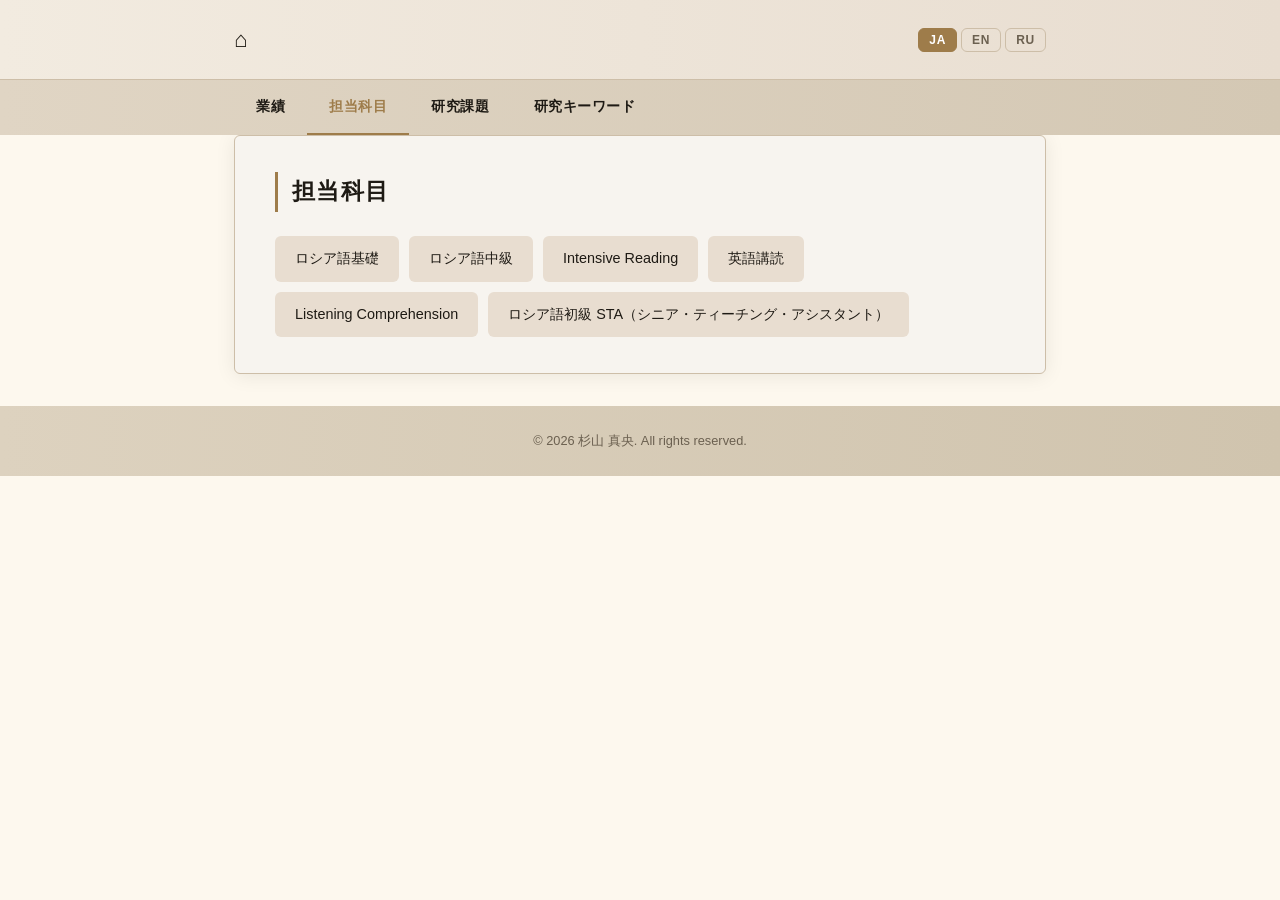
<file: teaching.html>
<!DOCTYPE html>
<html lang="ja">
<head>
<!-- Google tag (gtag.js) -->
<script async src="https://www.googletagmanager.com/gtag/js?id=G-BBN3BWFDPK"></script>
<script>
  window.dataLayer = window.dataLayer || [];
  function gtag(){dataLayer.push(arguments);}
  gtag('js', new Date());
  gtag('config', 'G-BBN3BWFDPK');
</script>

  <meta charset="UTF-8">
  <meta name="viewport" content="width=device-width, initial-scale=1.0">
  <link rel="preconnect" href="https://fonts.googleapis.com">
  <link rel="preconnect" href="https://fonts.gstatic.com" crossorigin>
  <link href="https://fonts.googleapis.com/css2?family=Cormorant+Garamond:wght@400;600;700&display=swap" rel="stylesheet">
  <link rel="stylesheet" href="style.css">
  <title data-i18n="page_title_teaching">担当科目 | 杉山 真央</title>
<style>body{background:#fdf8ee!important;}</style>
</head>
<body>

  <header class="site-header">
    <div class="container header-inner">
      <a href="index.html" class="site-logo" data-i18n="site_logo">⌂</a>
      <div class="lang-switcher">
        <button class="lang-btn active" data-lang="ja">JA</button>
        <button class="lang-btn" data-lang="en">EN</button>
        <button class="lang-btn" data-lang="ru">RU</button>
      </div>
    </div>
  </header>

  <nav class="site-nav">
    <div class="container">
      <ul>
        <li><a href="publications.html" data-i18n="nav_publications">–</a></li>
        <li><a href="teaching.html" data-i18n="nav_teaching" aria-current="page">–</a></li>
        <li><a href="projects.html" data-i18n="nav_projects">–</a></li>
        <li><a href="keywords.html" data-i18n="nav_keywords">–</a></li>
      </ul>
    </div>
  </nav>

  <main class="container">

    <section class="section">
      <h2 class="section-title" data-i18n="sec_teaching">担当科目</h2>
      <ul class="teaching-list">
        <li class="teaching-item"><span class="teaching-name">ロシア語基礎</span></li>
        <li class="teaching-item"><span class="teaching-name">ロシア語中級</span></li>
        <li class="teaching-item"><span class="teaching-name">Intensive Reading</span></li>
        <li class="teaching-item"><span class="teaching-name">英語講読</span></li>
        <li class="teaching-item"><span class="teaching-name">Listening Comprehension</span></li>
        <li class="teaching-item"><span class="teaching-name">ロシア語初級 STA（シニア・ティーチング・アシスタント）</span></li>
      </ul>
    </section>

  </main>

  <footer class="site-footer">
    <div class="container">
      <p data-i18n="footer">&copy; 2026 杉山 真央. All rights reserved.</p>
    </div>
  </footer>

  <script>
    const T = {
  "ja": {
      "html_lang": "ja",
      "site_logo": "⌂",
      "nav_publications": "業績",
      "nav_teaching": "担当科目",
      "nav_projects": "研究課題",
      "nav_keywords": "研究キーワード",
      "page_title_home": "杉山 真央",
      "page_title_pubs": "業績 | 杉山 真央",
      "page_title_teaching": "担当科目 | 杉山 真央",
      "page_title_projects": "研究課題 | 杉山 真央",
      "page_title_keywords": "研究キーワード | 杉山 真央",
      "hero_affil": "名古屋外国語大学",
      "hero_pos": "外国語専任講師",
      "card_pubs_title": "業績",
      "card_pubs_desc": "論文 9件・著書 3件・発表 12件",
      "card_teaching_title": "担当科目",
      "card_teaching_desc": "6 科目",
      "card_projects_title": "研究課題",
      "card_projects_desc": "4 件",
      "card_keywords_title": "研究キーワード",
      "card_keywords_desc": "10 キーワード",
      "sec_publications": "業績",
      "sec_teaching": "担当科目",
      "sec_projects": "共同研究・競争的資金等の研究課題",
      "sec_keywords": "研究キーワード",
      "cat_papers": "論文（9 件）",
      "cat_books": "著書・訳書（3 件）",
      "cat_pres": "発表（12 件）",
      "footer": "&copy; 2026 杉山 真央. All rights reserved."
  },
  "en": {
      "html_lang": "en",
      "site_logo": "⌂",
      "nav_publications": "Publications",
      "nav_teaching": "Teaching",
      "nav_projects": "Research Projects",
      "nav_keywords": "Keywords",
      "page_title_home": "Mao Sugiyama",
      "page_title_pubs": "Publications | Mao Sugiyama",
      "page_title_teaching": "Teaching | Mao Sugiyama",
      "page_title_projects": "Research Projects | Mao Sugiyama",
      "page_title_keywords": "Keywords | Mao Sugiyama",
      "hero_affil": "Nagoya University of Foreign Studies",
      "hero_pos": "Full-time Lecturer in Foreign Languages",
      "card_pubs_title": "Publications",
      "card_pubs_desc": "9 papers · 3 books · 12 presentations",
      "card_teaching_title": "Teaching",
      "card_teaching_desc": "6 courses",
      "card_projects_title": "Research Projects",
      "card_projects_desc": "4 projects",
      "card_keywords_title": "Research Keywords",
      "card_keywords_desc": "10 keywords",
      "sec_publications": "Publications",
      "sec_teaching": "Teaching Experience",
      "sec_projects": "Research Projects / Grants",
      "sec_keywords": "Research Keywords",
      "cat_papers": "Papers (9)",
      "cat_books": "Books &amp; Translations (3)",
      "cat_pres": "Presentations (12)",
      "footer": "&copy; 2026 Mao Sugiyama. All rights reserved."
  },
  "ru": {
      "html_lang": "ru",
      "site_logo": "⌂",
      "nav_publications": "Публикации",
      "nav_teaching": "Преподавание",
      "nav_projects": "Проекты",
      "nav_keywords": "Ключевые слова",
      "page_title_home": "Мао Сугияма",
      "page_title_pubs": "Публикации | Мао Сугияма",
      "page_title_teaching": "Преподавание | Мао Сугияма",
      "page_title_projects": "Проекты | Мао Сугияма",
      "page_title_keywords": "Ключевые слова | Мао Сугияма",
      "hero_affil": "Нагойский университет иностранных языков",
      "hero_pos": "Преподаватель иностранных языков",
      "card_pubs_title": "Публикации",
      "card_pubs_desc": "9 статей · 3 книги · 12 докладов",
      "card_teaching_title": "Преподавание",
      "card_teaching_desc": "6 дисциплин",
      "card_projects_title": "Проекты",
      "card_projects_desc": "4 проекта",
      "card_keywords_title": "Ключевые слова",
      "card_keywords_desc": "10 слов",
      "sec_publications": "Публикации",
      "sec_teaching": "Преподаваемые дисциплины",
      "sec_projects": "Исследовательские проекты и гранты",
      "sec_keywords": "Ключевые слова",
      "cat_papers": "Статьи (9)",
      "cat_books": "Книги и переводы (3)",
      "cat_pres": "Доклады (12)",
      "footer": "&copy; 2026 Мао Сугияма. Все права защищены."
  }
};
    function setLang(lang) {
      if (!T[lang]) return;
      const t = T[lang];
      document.querySelectorAll('[data-i18n]').forEach(el => {
        const key = el.dataset.i18n;
        if (t[key] !== undefined) el.innerHTML = t[key];
      });
      document.documentElement.lang = t.html_lang || lang;
      document.querySelectorAll('.lang-btn').forEach(btn => {
        btn.classList.toggle('active', btn.dataset.lang === lang);
      });
      localStorage.setItem('lang', lang);
    }
    document.querySelectorAll('.lang-btn').forEach(btn => {
      btn.addEventListener('click', () => setLang(btn.dataset.lang));
    });
    setLang(localStorage.getItem('lang') || 'ja');
  </script>
</body>
</html>
</file>
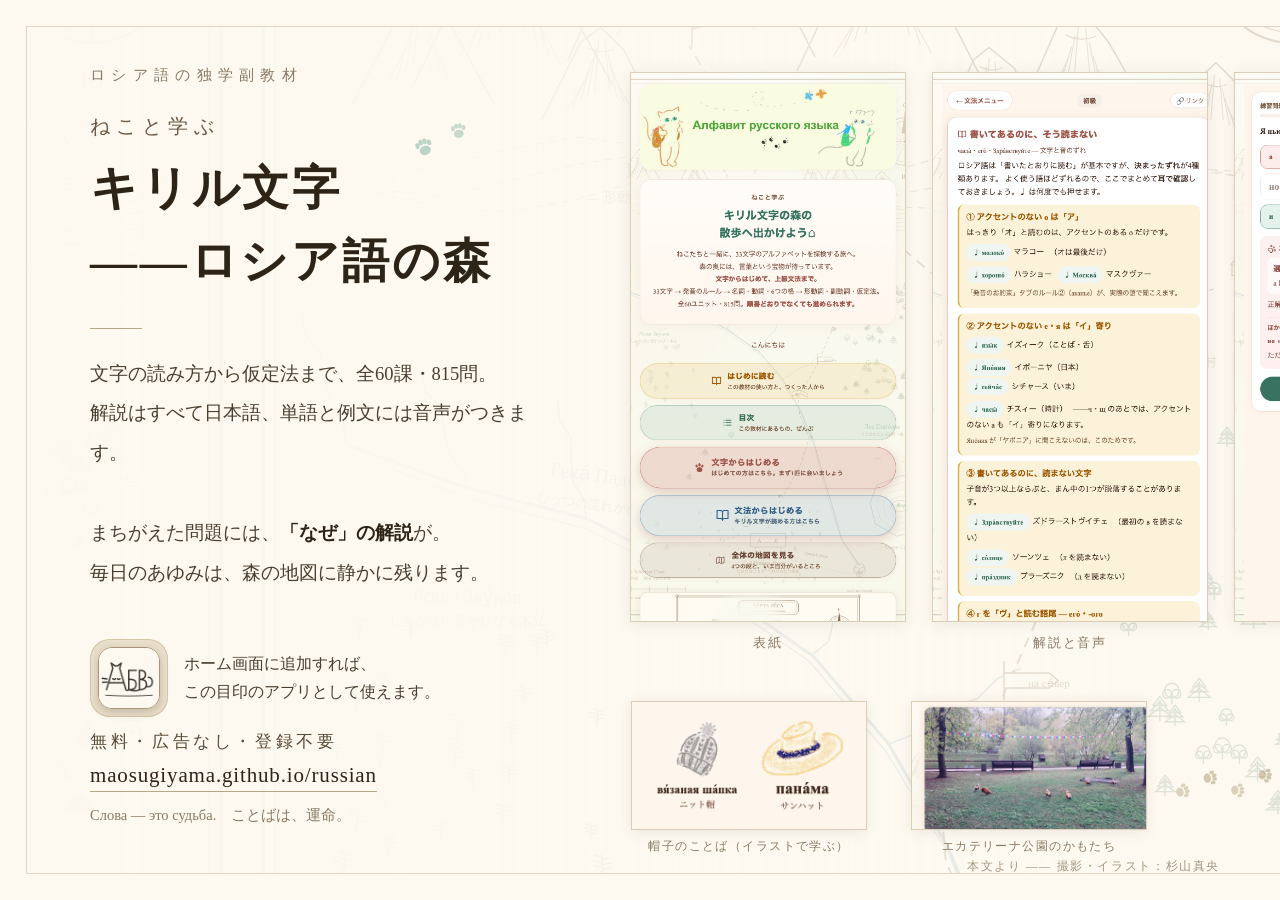
<file: promo/ad2.html>
<!doctype html><html lang="ja"><head><meta charset="utf-8"><style>
* { margin:0; padding:0; box-sizing:border-box; }
body::before { content:''; position:absolute; inset:26px;
  background-image: url("data:image/svg+xml,%3Csvg%20xmlns%3D%22http%3A%2F%2Fwww.w3.org%2F2000%2Fsvg%22%20viewBox%3D%220%200%20800%201200%22%20width%3D%22800%22%20height%3D%221200%22%3E%3Crect%20width%3D%22800%22%20height%3D%221200%22%20fill%3D%22%23FDFBF2%22%2F%3E%3Crect%20x%3D%2214%22%20y%3D%2214%22%20width%3D%22772%22%20height%3D%221172%22%20fill%3D%22none%22%20stroke%3D%22%238A6B52%22%20stroke-width%3D%222.4%22%2F%3E%3Crect%20x%3D%2222%22%20y%3D%2222%22%20width%3D%22756%22%20height%3D%221156%22%20fill%3D%22none%22%20stroke%3D%22%23A08468%22%20stroke-width%3D%220.9%22%2F%3E%3Ccircle%20cx%3D%2214%22%20cy%3D%2214%22%20r%3D%226%22%20fill%3D%22none%22%20stroke%3D%22%238A6B52%22%20stroke-width%3D%221.2%22%2F%3E%3Ccircle%20cx%3D%22786%22%20cy%3D%2214%22%20r%3D%226%22%20fill%3D%22none%22%20stroke%3D%22%238A6B52%22%20stroke-width%3D%221.2%22%2F%3E%3Ccircle%20cx%3D%2214%22%20cy%3D%221186%22%20r%3D%226%22%20fill%3D%22none%22%20stroke%3D%22%238A6B52%22%20stroke-width%3D%221.2%22%2F%3E%3Ccircle%20cx%3D%22786%22%20cy%3D%221186%22%20r%3D%226%22%20fill%3D%22none%22%20stroke%3D%22%238A6B52%22%20stroke-width%3D%221.2%22%2F%3E%3Cg%20stroke%3D%22%238A6B52%22%20fill%3D%22%23FDFBF2%22%3E%3Cpath%20d%3D%22M290%2034%20L510%2034%20Q526%2034%20528%2052%20L528%2074%20Q526%2092%20510%2092%20L290%2092%20Q274%2092%20272%2074%20L272%2052%20Q274%2034%20290%2034%20Z%22%20stroke-width%3D%221.8%22%2F%3E%3Cpath%20d%3D%22M296%2040%20L504%2040%20Q520%2040%20521%2055%20L521%2071%20Q520%2086%20504%2086%20L296%2086%20Q280%2086%20279%2071%20L279%2055%20Q280%2040%20296%2040%20Z%22%20stroke-width%3D%220.8%22%20fill%3D%22none%22%2F%3E%3C%2Fg%3E%3Ctext%20x%3D%22400%22%20y%3D%2263%22%20text-anchor%3D%22middle%22%20font-family%3D%22Times%20New%20Roman%2CGeorgia%2Cserif%22%20font-size%3D%2221%22%20fill%3D%22%238A6B52%22%3E%D0%9A%D0%90%CC%81%D0%A0%D0%A2%D0%90%20%D0%9B%D0%95%CC%81%D0%A1%D0%90%3C%2Ftext%3E%3Ctext%20x%3D%22400%22%20y%3D%2281%22%20text-anchor%3D%22middle%22%20font-family%3D%22Times%20New%20Roman%2CGeorgia%2Cserif%22%20font-size%3D%229.5%22%20fill%3D%22%23A08468%22%3E%D0%BE%D1%82%20%D0%9F%D0%BE%D0%BB%D1%8F%CC%81%D0%BD%D1%8B%20%D0%B1%D1%83%D0%BA%D0%B2%20%D0%B4%D0%BE%20%D0%93%D0%BE%D1%80%20%D0%93%D1%80%D0%B0%D0%BC%D0%BC%D0%B0%CC%81%D1%82%D0%B8%D0%BA%D0%B8%3C%2Ftext%3E%3Cg%20stroke%3D%22%238A6B52%22%20fill%3D%22none%22%3E%3Ccircle%20cx%3D%22700%22%20cy%3D%22150%22%20r%3D%2252%22%20stroke-width%3D%221.4%22%2F%3E%3Ccircle%20cx%3D%22700%22%20cy%3D%22150%22%20r%3D%2245%22%20stroke-width%3D%220.7%22%2F%3E%3Ccircle%20cx%3D%22700%22%20cy%3D%22150%22%20r%3D%223%22%20fill%3D%22%238A6B52%22%2F%3E%3Cpath%20d%3D%22M700.0%20144.0%20L700.0%2098.0%22%20stroke-width%3D%221.3%22%2F%3E%3Cpath%20d%3D%22M702.3%20144.5%20L717.2%20108.4%22%20stroke-width%3D%220.6%22%2F%3E%3Cpath%20d%3D%22M704.2%20145.8%20L736.8%20113.2%22%20stroke-width%3D%220.6%22%2F%3E%3Cpath%20d%3D%22M705.5%20147.7%20L741.6%20132.8%22%20stroke-width%3D%220.6%22%2F%3E%3Cpath%20d%3D%22M706.0%20150.0%20L752.0%20150.0%22%20stroke-width%3D%221.3%22%2F%3E%3Cpath%20d%3D%22M705.5%20152.3%20L741.6%20167.2%22%20stroke-width%3D%220.6%22%2F%3E%3Cpath%20d%3D%22M704.2%20154.2%20L736.8%20186.8%22%20stroke-width%3D%220.6%22%2F%3E%3Cpath%20d%3D%22M702.3%20155.5%20L717.2%20191.6%22%20stroke-width%3D%220.6%22%2F%3E%3Cpath%20d%3D%22M700.0%20156.0%20L700.0%20202.0%22%20stroke-width%3D%221.3%22%2F%3E%3Cpath%20d%3D%22M697.7%20155.5%20L682.8%20191.6%22%20stroke-width%3D%220.6%22%2F%3E%3Cpath%20d%3D%22M695.8%20154.2%20L663.2%20186.8%22%20stroke-width%3D%220.6%22%2F%3E%3Cpath%20d%3D%22M694.5%20152.3%20L658.4%20167.2%22%20stroke-width%3D%220.6%22%2F%3E%3Cpath%20d%3D%22M694.0%20150.0%20L648.0%20150.0%22%20stroke-width%3D%221.3%22%2F%3E%3Cpath%20d%3D%22M694.5%20147.7%20L658.4%20132.8%22%20stroke-width%3D%220.6%22%2F%3E%3Cpath%20d%3D%22M695.8%20145.8%20L663.2%20113.2%22%20stroke-width%3D%220.6%22%2F%3E%3Cpath%20d%3D%22M697.7%20144.5%20L682.8%20108.4%22%20stroke-width%3D%220.6%22%2F%3E%3Cpath%20d%3D%22M693%20132%20L700%2084%20L707%20132%20Z%22%20fill%3D%22%238A6B52%22%20stroke-width%3D%220.8%22%2F%3E%3C%2Fg%3E%3Ctext%20x%3D%22700%22%20y%3D%2276%22%20text-anchor%3D%22middle%22%20font-family%3D%22Times%20New%20Roman%2CGeorgia%2Cserif%22%20font-size%3D%2215%22%20fill%3D%22%238A6B52%22%3E%D0%A1%3C%2Ftext%3E%3Ctext%20x%3D%22700%22%20y%3D%22232%22%20text-anchor%3D%22middle%22%20font-family%3D%22Times%20New%20Roman%2CGeorgia%2Cserif%22%20font-size%3D%2215%22%20fill%3D%22%238A6B52%22%3E%D0%AE%3C%2Ftext%3E%3Ctext%20x%3D%22624%22%20y%3D%22156%22%20text-anchor%3D%22middle%22%20font-family%3D%22Times%20New%20Roman%2CGeorgia%2Cserif%22%20font-size%3D%2215%22%20fill%3D%22%238A6B52%22%3E%D0%97%3C%2Ftext%3E%3Ctext%20x%3D%22774%22%20y%3D%22156%22%20text-anchor%3D%22middle%22%20font-family%3D%22Times%20New%20Roman%2CGeorgia%2Cserif%22%20font-size%3D%2215%22%20fill%3D%22%238A6B52%22%3E%D0%92%3C%2Ftext%3E%3Cg%20stroke%3D%22%238A6B52%22%3E%3Cpath%20d%3D%22M60%201130%20L220%201130%22%20stroke-width%3D%221.6%22%2F%3E%3Cpath%20d%3D%22M60%201124%20L60%201136%22%20stroke-width%3D%221.2%22%2F%3E%3Cpath%20d%3D%22M100%201124%20L100%201136%22%20stroke-width%3D%221.2%22%2F%3E%3Cpath%20d%3D%22M140%201124%20L140%201136%22%20stroke-width%3D%221.2%22%2F%3E%3Cpath%20d%3D%22M180%201124%20L180%201136%22%20stroke-width%3D%221.2%22%2F%3E%3Cpath%20d%3D%22M220%201124%20L220%201136%22%20stroke-width%3D%221.2%22%2F%3E%3C%2Fg%3E%3Ctext%20x%3D%22140%22%20y%3D%221152%22%20text-anchor%3D%22middle%22%20font-family%3D%22Times%20New%20Roman%2CGeorgia%2Cserif%22%20font-size%3D%2210%22%20fill%3D%22%23A08468%22%3E%D1%81%D1%82%D0%BE%20%D1%88%D0%B0%D0%B3%D0%BE%CC%81%D0%B2%20%E2%80%94%20%E3%81%B2%E3%82%83%E3%81%A3%E3%81%BD%3C%2Ftext%3E%3Cg%20fill%3D%22none%22%20stroke%3D%22%238A6B52%22%20stroke-width%3D%221.0%22%3E%3Cpath%20d%3D%22M73.2%20243.7L105.4%20181.7L119.9%20165.9L138.5%20188.6L168.1%20243.1%22%2F%3E%3Cpath%20d%3D%22M117.6%20177.4%20L114.2%20219.2%22%20stroke-width%3D%220.55%22%2F%3E%3Cpath%20d%3D%22M115.2%20185.4%20L108.5%20223.3%22%20stroke-width%3D%220.55%22%2F%3E%3Cpath%20d%3D%22M112.8%20193.4%20L102.7%20227.5%22%20stroke-width%3D%220.55%22%2F%3E%3Cpath%20d%3D%22M110.4%20201.4%20L97.0%20231.6%22%20stroke-width%3D%220.55%22%2F%3E%3Cpath%20d%3D%22M108.0%20209.4%20L91.2%20235.8%22%20stroke-width%3D%220.55%22%2F%3E%3Cpath%20d%3D%22M108.5%20185.2%20Q120.0%20191.0%20129.6%20186.2%22%20stroke-width%3D%220.7%22%2F%3E%3Cpath%20d%3D%22M122.5%20180.4%20L126.0%20219.8%22%20stroke-width%3D%220.5%22%2F%3E%3Cpath%20d%3D%22M125.0%20190.0%20L131.9%20224.6%22%20stroke-width%3D%220.5%22%2F%3E%3Cpath%20d%3D%22M127.5%20199.6%20L137.9%20229.4%22%20stroke-width%3D%220.5%22%2F%3E%3Cpath%20d%3D%22M130.0%20209.2%20L143.8%20234.2%22%20stroke-width%3D%220.5%22%2F%3E%3Cpath%20d%3D%22M112.7%20232.9L157.6%20140.4L179.0%20126.0L205.4%20155.6L247.1%20229.9%22%2F%3E%3Cpath%20d%3D%22M176.7%20138.3%20L172.1%20195.7%22%20stroke-width%3D%220.55%22%2F%3E%3Cpath%20d%3D%22M173.4%20149.3%20L164.2%20201.4%22%20stroke-width%3D%220.55%22%2F%3E%3Cpath%20d%3D%22M170.1%20160.3%20L156.2%20207.2%22%20stroke-width%3D%220.55%22%2F%3E%3Cpath%20d%3D%22M166.8%20171.3%20L148.3%20212.9%22%20stroke-width%3D%220.55%22%2F%3E%3Cpath%20d%3D%22M163.5%20182.3%20L140.4%20218.6%22%20stroke-width%3D%220.55%22%2F%3E%3Cpath%20d%3D%22M164.2%20149.1%20Q180.0%20157.0%20193.2%20150.4%22%20stroke-width%3D%220.7%22%2F%3E%3Cpath%20d%3D%22M183.4%20142.5%20L188.2%20196.6%22%20stroke-width%3D%220.5%22%2F%3E%3Cpath%20d%3D%22M186.9%20155.7%20L196.4%20203.2%22%20stroke-width%3D%220.5%22%2F%3E%3Cpath%20d%3D%22M190.3%20168.9%20L204.6%20209.8%22%20stroke-width%3D%220.5%22%2F%3E%3Cpath%20d%3D%22M193.7%20182.1%20L212.7%20216.4%22%20stroke-width%3D%220.5%22%2F%3E%3Cpath%20d%3D%22M217.2%20213.3L269.4%2098.9L300.9%2076.4L333.6%20115.4L382.0%20211.3%22%2F%3E%3Cpath%20d%3D%22M295.8%2094.2%20L289.9%20167.3%22%20stroke-width%3D%220.55%22%2F%3E%3Cpath%20d%3D%22M291.6%20108.2%20L279.8%20174.6%22%20stroke-width%3D%220.55%22%2F%3E%3Cpath%20d%3D%22M287.4%20122.2%20L269.8%20181.8%22%20stroke-width%3D%220.55%22%2F%3E%3Cpath%20d%3D%22M283.2%20136.2%20L259.7%20189.1%22%20stroke-width%3D%220.55%22%2F%3E%3Cpath%20d%3D%22M279.0%20150.2%20L249.6%20196.4%22%20stroke-width%3D%220.55%22%2F%3E%3Cpath%20d%3D%22M279.8%20107.9%20Q300.0%20118.0%20316.8%20109.6%22%20stroke-width%3D%220.7%22%2F%3E%3Cpath%20d%3D%22M304.4%2099.5%20L310.4%20168.4%22%20stroke-width%3D%220.5%22%2F%3E%3Cpath%20d%3D%22M308.7%20116.3%20L320.8%20176.8%22%20stroke-width%3D%220.5%22%2F%3E%3Cpath%20d%3D%22M313.1%20133.1%20L331.2%20185.2%22%20stroke-width%3D%220.5%22%2F%3E%3Cpath%20d%3D%22M317.5%20149.9%20L341.7%20193.6%22%20stroke-width%3D%220.5%22%2F%3E%3Cpath%20d%3D%22M369.9%20220.8L407.9%20140.6L427.9%20123.6L454.8%20150.4L491.1%20221.9%22%2F%3E%3Cpath%20d%3D%22M427.0%20138.0%20L422.8%20190.2%22%20stroke-width%3D%220.55%22%2F%3E%3Cpath%20d%3D%22M424.0%20148.0%20L415.6%20195.4%22%20stroke-width%3D%220.55%22%2F%3E%3Cpath%20d%3D%22M421.0%20158.0%20L408.4%20200.6%22%20stroke-width%3D%220.55%22%2F%3E%3Cpath%20d%3D%22M418.0%20168.0%20L401.2%20205.8%22%20stroke-width%3D%220.55%22%2F%3E%3Cpath%20d%3D%22M415.0%20178.0%20L394.0%20211.0%22%20stroke-width%3D%220.55%22%2F%3E%3Cpath%20d%3D%22M415.6%20147.8%20Q430.0%20155.0%20442.0%20149.0%22%20stroke-width%3D%220.7%22%2F%3E%3Cpath%20d%3D%22M433.1%20141.8%20L437.4%20191.0%22%20stroke-width%3D%220.5%22%2F%3E%3Cpath%20d%3D%22M436.2%20153.8%20L444.9%20197.0%22%20stroke-width%3D%220.5%22%2F%3E%3Cpath%20d%3D%22M439.4%20165.8%20L452.3%20203.0%22%20stroke-width%3D%220.5%22%2F%3E%3Cpath%20d%3D%22M442.5%20177.8%20L459.8%20209.0%22%20stroke-width%3D%220.5%22%2F%3E%3Cpath%20d%3D%22M515.2%20255.6L543.8%20190.5L560.4%20180.0L577.8%20201.6L606.5%20251.6%22%2F%3E%3Cpath%20d%3D%22M557.7%20189.0%20L554.5%20229.0%22%20stroke-width%3D%220.55%22%2F%3E%3Cpath%20d%3D%22M555.4%20196.6%20L549.0%20233.0%22%20stroke-width%3D%220.55%22%2F%3E%3Cpath%20d%3D%22M553.1%20204.3%20L543.4%20237.0%22%20stroke-width%3D%220.55%22%2F%3E%3Cpath%20d%3D%22M550.8%20212.0%20L537.9%20240.9%22%20stroke-width%3D%220.55%22%2F%3E%3Cpath%20d%3D%22M548.5%20219.6%20L532.4%20244.9%22%20stroke-width%3D%220.55%22%2F%3E%3Cpath%20d%3D%22M549.0%20196.5%20Q560.0%20202.0%20569.2%20197.4%22%20stroke-width%3D%220.7%22%2F%3E%3Cpath%20d%3D%22M562.4%20191.9%20L565.7%20229.6%22%20stroke-width%3D%220.5%22%2F%3E%3Cpath%20d%3D%22M564.8%20201.1%20L571.4%20234.2%22%20stroke-width%3D%220.5%22%2F%3E%3Cpath%20d%3D%22M567.2%20210.3%20L577.1%20238.8%22%20stroke-width%3D%220.5%22%2F%3E%3Cpath%20d%3D%22M569.6%20219.5%20L582.8%20243.4%22%20stroke-width%3D%220.5%22%2F%3E%3Cpath%20d%3D%22M616.4%20271.4L636.5%20227.0L649.3%20215.2L665.7%20231.6L684.5%20270.4%22%2F%3E%3Cpath%20d%3D%22M648.3%20223.4%20L645.9%20252.9%22%20stroke-width%3D%220.55%22%2F%3E%3Cpath%20d%3D%22M646.6%20229.0%20L641.8%20255.9%22%20stroke-width%3D%220.55%22%2F%3E%3Cpath%20d%3D%22M644.9%20234.7%20L637.8%20258.8%22%20stroke-width%3D%220.55%22%2F%3E%3Cpath%20d%3D%22M643.2%20240.4%20L633.7%20261.8%22%20stroke-width%3D%220.55%22%2F%3E%3Cpath%20d%3D%22M641.5%20246.0%20L629.6%20264.7%22%20stroke-width%3D%220.55%22%2F%3E%3Cpath%20d%3D%22M641.8%20228.9%20Q650.0%20233.0%20656.8%20229.6%22%20stroke-width%3D%220.7%22%2F%3E%3Cpath%20d%3D%22M651.8%20225.5%20L654.2%20253.4%22%20stroke-width%3D%220.5%22%2F%3E%3Cpath%20d%3D%22M653.5%20232.3%20L658.4%20256.8%22%20stroke-width%3D%220.5%22%2F%3E%3Cpath%20d%3D%22M655.3%20239.1%20L662.6%20260.2%22%20stroke-width%3D%220.5%22%2F%3E%3Cpath%20d%3D%22M657.1%20245.9%20L666.9%20263.6%22%20stroke-width%3D%220.5%22%2F%3E%3Cpath%20d%3D%22M200.0%20253.0L225.8%20201.4L239.3%20191.6L254.5%20206.7L280.5%20256.7%22%2F%3E%3Cpath%20d%3D%22M238.0%20198.7%20L235.2%20233.5%22%20stroke-width%3D%220.55%22%2F%3E%3Cpath%20d%3D%22M236.0%20205.3%20L230.4%20236.9%22%20stroke-width%3D%220.55%22%2F%3E%3Cpath%20d%3D%22M234.0%20212.0%20L225.6%20240.4%22%20stroke-width%3D%220.55%22%2F%3E%3Cpath%20d%3D%22M232.0%20218.7%20L220.8%20243.9%22%20stroke-width%3D%220.55%22%2F%3E%3Cpath%20d%3D%22M230.0%20225.3%20L216.0%20247.3%22%20stroke-width%3D%220.55%22%2F%3E%3Cpath%20d%3D%22M230.4%20205.2%20Q240.0%20210.0%20248.0%20206.0%22%20stroke-width%3D%220.7%22%2F%3E%3Cpath%20d%3D%22M242.1%20201.2%20L245.0%20234.0%22%20stroke-width%3D%220.5%22%2F%3E%3Cpath%20d%3D%22M244.2%20209.2%20L249.9%20238.0%22%20stroke-width%3D%220.5%22%2F%3E%3Cpath%20d%3D%22M246.2%20217.2%20L254.9%20242.0%22%20stroke-width%3D%220.5%22%2F%3E%3Cpath%20d%3D%22M248.3%20225.2%20L259.8%20246.0%22%20stroke-width%3D%220.5%22%2F%3E%3Cpath%20d%3D%22M465.3%20263.9L487.5%20213.4L498.0%20205.0L514.9%20218.8L533.8%20261.6%22%2F%3E%3Cpath%20d%3D%22M498.2%20211.8%20L495.7%20243.1%22%20stroke-width%3D%220.55%22%2F%3E%3Cpath%20d%3D%22M496.4%20217.8%20L491.4%20246.2%22%20stroke-width%3D%220.55%22%2F%3E%3Cpath%20d%3D%22M494.6%20223.8%20L487.0%20249.4%22%20stroke-width%3D%220.55%22%2F%3E%3Cpath%20d%3D%22M492.8%20229.8%20L482.7%20252.5%22%20stroke-width%3D%220.55%22%2F%3E%3Cpath%20d%3D%22M491.0%20235.8%20L478.4%20255.6%22%20stroke-width%3D%220.55%22%2F%3E%3Cpath%20d%3D%22M491.4%20217.7%20Q500.0%20222.0%20507.2%20218.4%22%20stroke-width%3D%220.7%22%2F%3E%3Cpath%20d%3D%22M501.9%20214.1%20L504.5%20243.6%22%20stroke-width%3D%220.5%22%2F%3E%3Cpath%20d%3D%22M503.7%20221.3%20L508.9%20247.2%22%20stroke-width%3D%220.5%22%2F%3E%3Cpath%20d%3D%22M505.6%20228.5%20L513.4%20250.8%22%20stroke-width%3D%220.5%22%2F%3E%3Cpath%20d%3D%22M507.5%20235.7%20L517.9%20254.4%22%20stroke-width%3D%220.5%22%2F%3E%3Cpath%20d%3D%22M89.4%20301.8L135.5%20312.3L179.4%20314.4L221.5%20306.7L268.1%20293.2L311.1%20286.2L356.9%20287.4L398.2%20300.1L443.7%20311.6L488.9%20313.1L533.0%20305.3L578.0%20295.0L622.2%20284.8L666.4%20287.9L711.1%20300.5%22%20stroke-width%3D%220.5%22%20stroke-dasharray%3D%225%204%22%2F%3E%3Cpath%20d%3D%22M91.7%20299.9L135.8%20304.3L176.9%20294.2L223.4%20282.8L268.7%20276.0L311.5%20281.8L354.6%20291.0L398.1%20301.4L445.3%20301.3L487.2%20293.7L533.5%20283.3L577.1%20274.1L620.6%20280.4L665.2%20291.5L710.1%20303.7%22%20stroke-width%3D%220.5%22%20stroke-dasharray%3D%225%204%22%2F%3E%3Cpath%20d%3D%22M90.6%20293.4L135.5%20282.7L177.1%20272.9L224.0%20264.7L267.5%20270.7L312.8%20282.7L357.0%20291.0L399.0%20293.6L446.1%20283.9L489.4%20271.3L532.0%20267.3L577.0%20273.2L619.8%20285.1L665.7%20290.9L711.7%20294.1%22%20stroke-width%3D%220.5%22%20stroke-dasharray%3D%225%204%22%2F%3E%3C%2Fg%3E%3Ctext%20x%3D%22560.0%22%20y%3D%22173.0%22%20text-anchor%3D%22middle%22%20font-family%3D%22Times%20New%20Roman%2CGeorgia%2Cserif%22%20font-size%3D%228%22%20fill%3D%22%23A08468%22%3E%D0%BF%D0%B8%D0%BA%20%D0%91%D1%8B%3C%2Ftext%3E%3Ctext%20x%3D%22180.0%22%20y%3D%22118.0%22%20text-anchor%3D%22middle%22%20font-family%3D%22Times%20New%20Roman%2CGeorgia%2Cserif%22%20font-size%3D%228%22%20fill%3D%22%23A08468%22%3E%D0%9F%D1%80%D0%B8%D1%87%D0%B0%CC%81%D1%81%D1%82%D0%B8%D0%B5%3C%2Ftext%3E%3Ctext%20x%3D%22430.0%22%20y%3D%22119.0%22%20text-anchor%3D%22middle%22%20font-family%3D%22Times%20New%20Roman%2CGeorgia%2Cserif%22%20font-size%3D%228%22%20fill%3D%22%23A08468%22%3E%D0%94%D0%B5%D0%B5%D0%BF%D1%80%D0%B8%D1%87%D0%B0%CC%81%D1%81%D1%82%D0%B8%D0%B5%3C%2Ftext%3E%3Ctext%20x%3D%22315%22%20y%3D%22292%22%20text-anchor%3D%22middle%22%20font-family%3D%22Times%20New%20Roman%2CGeorgia%2Cserif%22%20font-size%3D%2215%22%20fill%3D%22%238A6B52%22%3E%D0%93%D0%BE%CC%81%D1%80%D1%8B%20%D0%93%D1%80%D0%B0%D0%BC%D0%BC%D0%B0%CC%81%D1%82%D0%B8%D0%BA%D0%B8%3C%2Ftext%3E%3Ctext%20x%3D%22315%22%20y%3D%22308%22%20text-anchor%3D%22middle%22%20font-family%3D%22Times%20New%20Roman%2CGeorgia%2Cserif%22%20font-size%3D%229%22%20fill%3D%22%23A08468%22%3E%E2%80%94%20%E5%BD%A2%E5%8B%95%E8%A9%9E%E3%83%BB%E5%89%AF%E5%8B%95%E8%A9%9E%E3%83%BB%E4%BB%AE%E5%AE%9A%E6%B3%95%E3%81%AE%E3%81%84%E3%81%9F%E3%81%A0%E3%81%8D%20%E2%80%94%3C%2Ftext%3E%3Cg%20fill%3D%22none%22%20stroke%3D%22%238FAFC0%22%20stroke-width%3D%222.0%22%3E%3Cpath%20d%3D%22M71.4%20470.6L149.7%20498.5L231.2%20519.5L310.1%20561.4L380.9%20610.9L430.8%20668.9L471.0%20739.0L501.3%20811.5L519.6%20878.4L541.0%20949.3L560.6%201019.6L600.7%201078.8%22%2F%3E%3Cpath%20d%3D%22M71.5%20475.1L149.5%20505.2L229.0%20525.7L310.3%20567.0L378.1%20614.2L429.2%20674.2L471.5%20743.3L499.9%20815.6L518.2%20883.1L538.0%20954.2L561.9%201025.5L601.5%201086.6%22%20stroke-width%3D%220.8%22%2F%3E%3Cpath%20d%3D%22M38.9%20380.9%20L42.8%20396.7%20L52.2%20409.3%20L54.0%20425.2%20L58.7%20441.5%20L67.1%20453.2%20L69.7%20469.0%22%20stroke-width%3D%221.1%22%2F%3E%3Cpath%20d%3D%22M119.1%20420.7%20L122.6%20434.9%20L132.4%20444.7%20L134.8%20461.0%20L137.5%20475.0%20L146.8%20486.6%20L151.0%20499.9%22%20stroke-width%3D%221.1%22%2F%3E%3Cpath%20d%3D%22M210.6%20439.2%20L211.7%20453.8%20L219.6%20465.3%20L219.2%20480.4%20L221.1%20494.9%20L228.0%20506.8%20L229.8%20520.1%22%20stroke-width%3D%221.1%22%2F%3E%3Cpath%20d%3D%22M330.1%20479.3%20L324.6%20493.1%20L326.6%20507.1%20L319.9%20519.7%20L313.7%20532.4%20L316.5%20546.1%20L309.7%20560.9%22%20stroke-width%3D%221.1%22%2F%3E%3Cpath%20d%3D%22M431.0%20539.4%20L420.6%20550.8%20L414.3%20565.4%20L404.3%20574.1%20L394.8%20585.0%20L391.1%20600.9%20L379.8%20610.2%22%20stroke-width%3D%221.1%22%2F%3E%3Cpath%20d%3D%22M519.2%20618.9%20L503.9%20625.6%20L490.2%20639.1%20L475.2%20643.9%20L458.0%20652.0%20L446.3%20663.4%20L430.0%20670.0%22%20stroke-width%3D%221.1%22%2F%3E%3C%2Fg%3E%3Ctext%20x%3D%22205%22%20y%3D%22490%22%20font-family%3D%22Times%20New%20Roman%2CGeorgia%2Cserif%22%20font-size%3D%2213%22%20fill%3D%22%238FAFC0%22%20transform%3D%22rotate%288%20205%20490%29%22%3E%D0%A0%D0%B5%D0%BA%D0%B0%CC%81%20%D0%9F%D0%B0%D0%B4%D0%B5%D0%B6%D0%B5%CC%81%D0%B9%3C%2Ftext%3E%3Ctext%20x%3D%22196%22%20y%3D%22507%22%20font-family%3D%22Times%20New%20Roman%2CGeorgia%2Cserif%22%20font-size%3D%228.5%22%20fill%3D%22%23A08468%22%20transform%3D%22rotate%288%20196%20507%29%22%3E%E3%82%80%E3%81%A3%E3%81%A4%E3%81%AE%E6%B5%81%E3%82%8C%E3%81%8C%E3%81%B2%E3%81%A8%E3%81%A4%E3%81%AB%E3%81%AA%E3%82%8B%3C%2Ftext%3E%3Cg%20stroke%3D%22%238A6B52%22%20fill%3D%22none%22%20stroke-width%3D%221.3%22%3E%3Cpath%20d%3D%22M452%20700%20Q470%20688%20488%20704%22%2F%3E%3Cpath%20d%3D%22M452%20708%20Q470%20696%20488%20712%22%2F%3E%3Cpath%20d%3D%22M454.0%20702.0%20L454.0%20710.0%22%20stroke-width%3D%220.8%22%2F%3E%3Cpath%20d%3D%22M462.0%20700.0%20L462.0%20708.0%22%20stroke-width%3D%220.8%22%2F%3E%3Cpath%20d%3D%22M470.0%20698.0%20L470.0%20706.0%22%20stroke-width%3D%220.8%22%2F%3E%3Cpath%20d%3D%22M478.0%20700.0%20L478.0%20708.0%22%20stroke-width%3D%220.8%22%2F%3E%3Cpath%20d%3D%22M486.0%20702.0%20L486.0%20710.0%22%20stroke-width%3D%220.8%22%2F%3E%3C%2Fg%3E%3Cg%20stroke%3D%22%238FAFC0%22%20fill%3D%22none%22%3E%3Cpath%20d%3D%22M638.5%20901.5L694.8%20880.8L741.9%20899.1L756.3%20949.7L734.2%201001.9L681.9%201014.2L634.4%20986.8L623.7%20940.6%20Z%22%20stroke-width%3D%221.8%22%2F%3E%3Cpath%20d%3D%22M651.0%20910.9L693.6%20896.6L729.2%20908.8L742.6%20950.1L725.4%20989.0L681.7%201002.1L647.0%20979.7L636.8%20944.8%20Z%22%20stroke-width%3D%220.55%22%2F%3E%3Cpath%20d%3D%22M661.5%20920.3L693.8%20911.0L719.9%20920.7L728.1%20951.2L716.7%20978.7L683.8%20987.9L659.0%20972.2L652.0%20945.5%20Z%22%20stroke-width%3D%220.55%22%2F%3E%3Cpath%20d%3D%22M671.5%20932.2L692.0%20926.1L708.3%20932.5L714.5%20949.1L706.4%20966.9L686.3%20974.5L670.8%20964.8L665.5%20947.3%20Z%22%20stroke-width%3D%220.55%22%2F%3E%3C%2Fg%3E%3Cellipse%20cx%3D%22690%22%20cy%3D%22948%22%20rx%3D%2220%22%20ry%3D%2212%22%20fill%3D%22%23FDFBF2%22%20stroke%3D%22%238A6B52%22%20stroke-width%3D%221.1%22%2F%3E%3Cg%20stroke%3D%22%237C9A7E%22%20fill%3D%22none%22%20stroke-width%3D%221.0%22%3E%3Cpath%20d%3D%22M686.0%20952.0%20L686.0%20942.2%22%20%2F%3E%3Cpath%20d%3D%22M680.8%20949.8%20L686.0%20945.6%20L691.2%20949.8%20Z%22%2F%3E%3Cpath%20d%3D%22M681.8%20947.1%20L686.0%20943.0%20L690.2%20947.1%20Z%22%2F%3E%3Cpath%20d%3D%22M682.9%20944.8%20L686.0%20940.7%20L689.1%20944.8%20Z%22%2F%3E%3Cpath%20d%3D%22M697.0%20953.0%20L697.0%20949.4%22%2F%3E%3Ccircle%20cx%3D%22697.0%22%20cy%3D%22947.0%22%20r%3D%223.1%22%20fill%3D%22none%22%2F%3E%3Ccircle%20cx%3D%22695.0%22%20cy%3D%22948.4%22%20r%3D%221.9%22%20fill%3D%22none%22%2F%3E%3Ccircle%20cx%3D%22699.0%22%20cy%3D%22948.4%22%20r%3D%221.9%22%20fill%3D%22none%22%2F%3E%3C%2Fg%3E%3Ctext%20x%3D%22690%22%20y%3D%221042%22%20text-anchor%3D%22middle%22%20font-family%3D%22Times%20New%20Roman%2CGeorgia%2Cserif%22%20font-size%3D%2212%22%20fill%3D%22%238FAFC0%22%3E%D0%9E%CC%81%D0%B7%D0%B5%D1%80%D0%BE%20%D0%A1%D0%BA%D0%B0%CC%81%D0%B7%D0%BE%D0%BA%3C%2Ftext%3E%3Cg%20stroke%3D%22%238A6B52%22%20fill%3D%22none%22%20stroke-width%3D%221.0%22%3E%3Cpath%20d%3D%22M712%20985%20Q720%20992%20730%20985%20L727%20981%20L715%20981%20Z%22%2F%3E%3Cpath%20d%3D%22M721%20981%20L721%20970%22%2F%3E%3Cpath%20d%3D%22M721%20971%20L728%20976%20L721%20978%22%2F%3E%3C%2Fg%3E%3Cg%20stroke%3D%22%238FAFC0%22%20stroke-width%3D%220.8%22%3E%3Cpath%20d%3D%22M90%201000%20h14%20M93%201004%20h8%22%2F%3E%3Cpath%20d%3D%22M96%20999%20l2%20-7%20M100%20999%20l-1%20-5%22%20stroke%3D%22%237C9A7E%22%2F%3E%3Cpath%20d%3D%22M130%201030%20h14%20M133%201034%20h8%22%2F%3E%3Cpath%20d%3D%22M136%201029%20l2%20-7%20M140%201029%20l-1%20-5%22%20stroke%3D%22%237C9A7E%22%2F%3E%3Cpath%20d%3D%22M75%201055%20h14%20M78%201059%20h8%22%2F%3E%3Cpath%20d%3D%22M81%201054%20l2%20-7%20M85%201054%20l-1%20-5%22%20stroke%3D%22%237C9A7E%22%2F%3E%3Cpath%20d%3D%22M150%20990%20h14%20M153%20994%20h8%22%2F%3E%3Cpath%20d%3D%22M156%20989%20l2%20-7%20M160%20989%20l-1%20-5%22%20stroke%3D%22%237C9A7E%22%2F%3E%3Cpath%20d%3D%22M115%201068%20h14%20M118%201072%20h8%22%2F%3E%3Cpath%20d%3D%22M121%201067%20l2%20-7%20M125%201067%20l-1%20-5%22%20stroke%3D%22%237C9A7E%22%2F%3E%3Cpath%20d%3D%22M170%201040%20h14%20M173%201044%20h8%22%2F%3E%3Cpath%20d%3D%22M176%201039%20l2%20-7%20M180%201039%20l-1%20-5%22%20stroke%3D%22%237C9A7E%22%2F%3E%3C%2Fg%3E%3Ctext%20x%3D%22122%22%20y%3D%221096%22%20text-anchor%3D%22middle%22%20font-family%3D%22Times%20New%20Roman%2CGeorgia%2Cserif%22%20font-size%3D%2211%22%20fill%3D%22%23A08468%22%3E%D0%91%D0%BE%D0%BB%D0%BE%CC%81%D1%82%D0%BE%20%D0%97%D0%B0%D0%B1%D1%8B%CC%81%D1%82%D1%8B%D1%85%20%D0%A1%D0%BB%D0%BE%D0%B2%3C%2Ftext%3E%3Ctext%20x%3D%22122%22%20y%3D%221110%22%20text-anchor%3D%22middle%22%20font-family%3D%22Times%20New%20Roman%2CGeorgia%2Cserif%22%20font-size%3D%228.5%22%20fill%3D%22%23A08468%22%3E%E3%82%8F%E3%81%99%E3%82%8C%E3%81%9F%E8%AA%9E%E3%81%AE%E6%B2%BC%20%E2%80%94%20%E5%BE%A9%E7%BF%92%E3%81%A7%E3%82%8F%E3%81%9F%E3%82%8C%E3%82%8B%3C%2Ftext%3E%3Cg%20fill%3D%22none%22%20stroke%3D%22%237C9A7E%22%20stroke-width%3D%220.9%22%3E%3Cpath%20d%3D%22M697.4%20669.8%20L697.4%20655.9%22%20%2F%3E%3Cpath%20d%3D%22M689.9%20666.6%20L697.4%20660.7%20L704.9%20666.6%20Z%22%2F%3E%3Cpath%20d%3D%22M691.4%20662.9%20L697.4%20657.0%20L703.4%20662.9%20Z%22%2F%3E%3Cpath%20d%3D%22M692.9%20659.6%20L697.4%20653.7%20L701.9%20659.6%20Z%22%2F%3E%3Cpath%20d%3D%22M615.4%20564.2%20L615.4%20554.8%22%20%2F%3E%3Cpath%20d%3D%22M610.4%20562.0%20L615.4%20558.1%20L620.4%20562.0%20Z%22%2F%3E%3Cpath%20d%3D%22M611.4%20559.5%20L615.4%20555.6%20L619.4%20559.5%20Z%22%2F%3E%3Cpath%20d%3D%22M612.4%20557.3%20L615.4%20553.3%20L618.4%20557.3%20Z%22%2F%3E%3Cpath%20d%3D%22M683.2%20487.6%20L683.2%20478.1%22%20%2F%3E%3Cpath%20d%3D%22M678.1%20485.4%20L683.2%20481.4%20L688.3%20485.4%20Z%22%2F%3E%3Cpath%20d%3D%22M679.2%20482.9%20L683.2%20478.9%20L687.3%20482.9%20Z%22%2F%3E%3Cpath%20d%3D%22M680.2%20480.6%20L683.2%20476.6%20L686.3%20480.6%20Z%22%2F%3E%3Cpath%20d%3D%22M691.6%20540.4%20L691.6%20530.9%22%20%2F%3E%3Cpath%20d%3D%22M686.5%20538.2%20L691.6%20534.2%20L696.7%20538.2%20Z%22%2F%3E%3Cpath%20d%3D%22M687.5%20535.6%20L691.6%20531.6%20L695.7%20535.6%20Z%22%2F%3E%3Cpath%20d%3D%22M688.5%20533.4%20L691.6%20529.4%20L694.6%20533.4%20Z%22%2F%3E%3Cpath%20d%3D%22M716.8%20484.3%20L716.8%20474.5%22%20%2F%3E%3Cpath%20d%3D%22M711.5%20482.1%20L716.8%20477.9%20L722.2%20482.1%20Z%22%2F%3E%3Cpath%20d%3D%22M712.6%20479.4%20L716.8%20475.2%20L721.1%20479.4%20Z%22%2F%3E%3Cpath%20d%3D%22M713.6%20477.0%20L716.8%20472.9%20L720.0%20477.0%20Z%22%2F%3E%3Cpath%20d%3D%22M705.8%20485.9%20L705.8%20472.1%22%20%2F%3E%3Cpath%20d%3D%22M698.3%20482.7%20L705.8%20476.9%20L713.3%20482.7%20Z%22%2F%3E%3Cpath%20d%3D%22M699.8%20479.0%20L705.8%20473.1%20L711.8%20479.0%20Z%22%2F%3E%3Cpath%20d%3D%22M701.3%20475.7%20L705.8%20469.8%20L710.3%20475.7%20Z%22%2F%3E%3Cpath%20d%3D%22M601.0%20494.8%20L601.0%20485.1%22%20%2F%3E%3Cpath%20d%3D%22M595.8%20492.6%20L601.0%20488.5%20L606.2%20492.6%20Z%22%2F%3E%3Cpath%20d%3D%22M596.8%20490.0%20L601.0%20485.9%20L605.2%20490.0%20Z%22%2F%3E%3Cpath%20d%3D%22M597.9%20487.7%20L601.0%20483.6%20L604.1%20487.7%20Z%22%2F%3E%3Cpath%20d%3D%22M551.7%20536.6%20L551.7%20524.4%22%20%2F%3E%3Cpath%20d%3D%22M545.1%20533.8%20L551.7%20528.6%20L558.3%20533.8%20Z%22%2F%3E%3Cpath%20d%3D%22M546.5%20530.5%20L551.7%20525.3%20L557.0%20530.5%20Z%22%2F%3E%3Cpath%20d%3D%22M547.8%20527.6%20L551.7%20522.4%20L555.7%20527.6%20Z%22%2F%3E%3Cpath%20d%3D%22M569.8%20695.8%20L569.8%20685.3%22%20%2F%3E%3Cpath%20d%3D%22M564.1%20693.4%20L569.8%20688.9%20L575.5%20693.4%20Z%22%2F%3E%3Cpath%20d%3D%22M565.3%20690.6%20L569.8%20686.1%20L574.4%20690.6%20Z%22%2F%3E%3Cpath%20d%3D%22M566.4%20688.0%20L569.8%20683.6%20L573.2%20688.0%20Z%22%2F%3E%3Cpath%20d%3D%22M553.1%20453.3%20L553.1%20441.1%22%20%2F%3E%3Cpath%20d%3D%22M546.5%20450.5%20L553.1%20445.4%20L559.6%20450.5%20Z%22%2F%3E%3Cpath%20d%3D%22M547.8%20447.2%20L553.1%20442.1%20L558.3%20447.2%20Z%22%2F%3E%3Cpath%20d%3D%22M549.1%20444.3%20L553.1%20439.2%20L557.0%20444.3%20Z%22%2F%3E%3Cpath%20d%3D%22M656.3%20657.2%20L656.3%20652.7%22%2F%3E%3Ccircle%20cx%3D%22656.3%22%20cy%3D%22649.8%22%20r%3D%223.8%22%20fill%3D%22none%22%2F%3E%3Ccircle%20cx%3D%22653.8%22%20cy%3D%22651.6%22%20r%3D%222.3%22%20fill%3D%22none%22%2F%3E%3Ccircle%20cx%3D%22658.8%22%20cy%3D%22651.6%22%20r%3D%222.3%22%20fill%3D%22none%22%2F%3E%3Cpath%20d%3D%22M713.9%20498.8%20L713.9%20493.9%22%2F%3E%3Ccircle%20cx%3D%22713.9%22%20cy%3D%22490.6%22%20r%3D%224.3%22%20fill%3D%22none%22%2F%3E%3Ccircle%20cx%3D%22711.1%22%20cy%3D%22492.6%22%20r%3D%222.6%22%20fill%3D%22none%22%2F%3E%3Ccircle%20cx%3D%22716.7%22%20cy%3D%22492.6%22%20r%3D%222.6%22%20fill%3D%22none%22%2F%3E%3Cpath%20d%3D%22M626.3%20505.2%20L626.3%20500.5%22%2F%3E%3Ccircle%20cx%3D%22626.3%22%20cy%3D%22497.3%22%20r%3D%224.1%22%20fill%3D%22none%22%2F%3E%3Ccircle%20cx%3D%22623.6%22%20cy%3D%22499.2%22%20r%3D%222.5%22%20fill%3D%22none%22%2F%3E%3Ccircle%20cx%3D%22629.0%22%20cy%3D%22499.2%22%20r%3D%222.5%22%20fill%3D%22none%22%2F%3E%3Cpath%20d%3D%22M611.9%20654.1%20L611.9%20640.1%22%20%2F%3E%3Cpath%20d%3D%22M604.4%20650.8%20L611.9%20644.9%20L619.5%20650.8%20Z%22%2F%3E%3Cpath%20d%3D%22M605.9%20647.1%20L611.9%20641.1%20L617.9%20647.1%20Z%22%2F%3E%3Cpath%20d%3D%22M607.4%20643.7%20L611.9%20637.8%20L616.4%20643.7%20Z%22%2F%3E%3Cpath%20d%3D%22M594.5%20688.6%20L594.5%20675.4%22%20%2F%3E%3Cpath%20d%3D%22M587.4%20685.6%20L594.5%20680.0%20L601.6%20685.6%20Z%22%2F%3E%3Cpath%20d%3D%22M588.8%20682.0%20L594.5%20676.4%20L600.2%20682.0%20Z%22%2F%3E%3Cpath%20d%3D%22M590.2%20678.9%20L594.5%20673.3%20L598.7%20678.9%20Z%22%2F%3E%3Cpath%20d%3D%22M693.3%20504.1%20L693.3%20499.9%22%2F%3E%3Ccircle%20cx%3D%22693.3%22%20cy%3D%22497.0%22%20r%3D%223.7%22%20fill%3D%22none%22%2F%3E%3Ccircle%20cx%3D%22690.9%22%20cy%3D%22498.7%22%20r%3D%222.2%22%20fill%3D%22none%22%2F%3E%3Ccircle%20cx%3D%22695.7%22%20cy%3D%22498.7%22%20r%3D%222.2%22%20fill%3D%22none%22%2F%3E%3Cpath%20d%3D%22M669.9%20510.8%20L669.9%20500.4%22%20%2F%3E%3Cpath%20d%3D%22M664.3%20508.4%20L669.9%20504.0%20L675.5%20508.4%20Z%22%2F%3E%3Cpath%20d%3D%22M665.5%20505.6%20L669.9%20501.2%20L674.4%20505.6%20Z%22%2F%3E%3Cpath%20d%3D%22M666.6%20503.2%20L669.9%20498.8%20L673.3%20503.2%20Z%22%2F%3E%3Cpath%20d%3D%22M677.0%20694.4%20L677.0%20680.2%22%20%2F%3E%3Cpath%20d%3D%22M669.4%20691.1%20L677.0%20685.1%20L684.7%20691.1%20Z%22%2F%3E%3Cpath%20d%3D%22M670.9%20687.3%20L677.0%20681.3%20L683.1%20687.3%20Z%22%2F%3E%3Cpath%20d%3D%22M672.4%20683.9%20L677.0%20677.9%20L681.6%20683.9%20Z%22%2F%3E%3Cpath%20d%3D%22M644.2%20593.4%20L644.2%20583.5%22%20%2F%3E%3Cpath%20d%3D%22M638.8%20591.1%20L644.2%20586.9%20L649.5%20591.1%20Z%22%2F%3E%3Cpath%20d%3D%22M639.9%20588.4%20L644.2%20584.2%20L648.4%20588.4%20Z%22%2F%3E%3Cpath%20d%3D%22M641.0%20586.0%20L644.2%20581.9%20L647.4%20586.0%20Z%22%2F%3E%3Cpath%20d%3D%22M714.6%20466.6%20L714.6%20455.4%22%20%2F%3E%3Cpath%20d%3D%22M708.6%20464.0%20L714.6%20459.2%20L720.7%20464.0%20Z%22%2F%3E%3Cpath%20d%3D%22M709.8%20461.0%20L714.6%20456.2%20L719.4%20461.0%20Z%22%2F%3E%3Cpath%20d%3D%22M711.0%20458.3%20L714.6%20453.6%20L718.2%20458.3%20Z%22%2F%3E%3Cpath%20d%3D%22M711.7%20477.5%20L711.7%20467.0%22%20%2F%3E%3Cpath%20d%3D%22M706.0%20475.1%20L711.7%20470.6%20L717.3%20475.1%20Z%22%2F%3E%3Cpath%20d%3D%22M707.1%20472.2%20L711.7%20467.8%20L716.2%20472.2%20Z%22%2F%3E%3Cpath%20d%3D%22M708.3%20469.7%20L711.7%20465.3%20L715.0%20469.7%20Z%22%2F%3E%3Cpath%20d%3D%22M634.6%20474.5%20L634.6%20463.8%22%20%2F%3E%3Cpath%20d%3D%22M628.8%20472.1%20L634.6%20467.5%20L640.4%20472.1%20Z%22%2F%3E%3Cpath%20d%3D%22M630.0%20469.2%20L634.6%20464.6%20L639.2%20469.2%20Z%22%2F%3E%3Cpath%20d%3D%22M631.1%20466.6%20L634.6%20462.0%20L638.1%20466.6%20Z%22%2F%3E%3Cpath%20d%3D%22M726.1%20664.0%20L726.1%20651.2%22%20%2F%3E%3Cpath%20d%3D%22M719.2%20661.0%20L726.1%20655.6%20L732.9%20661.0%20Z%22%2F%3E%3Cpath%20d%3D%22M720.6%20657.6%20L726.1%20652.2%20L731.5%20657.6%20Z%22%2F%3E%3Cpath%20d%3D%22M722.0%20654.6%20L726.1%20649.2%20L730.2%20654.6%20Z%22%2F%3E%3Cpath%20d%3D%22M674.7%20495.1%20L674.7%20483.6%22%20%2F%3E%3Cpath%20d%3D%22M668.6%20492.4%20L674.7%20487.6%20L680.9%20492.4%20Z%22%2F%3E%3Cpath%20d%3D%22M669.8%20489.4%20L674.7%20484.5%20L679.6%20489.4%20Z%22%2F%3E%3Cpath%20d%3D%22M671.0%20486.6%20L674.7%20481.8%20L678.4%20486.6%20Z%22%2F%3E%3Cpath%20d%3D%22M577.1%20476.2%20L577.1%20465.1%22%20%2F%3E%3Cpath%20d%3D%22M571.2%20473.6%20L577.1%20468.9%20L583.1%20473.6%20Z%22%2F%3E%3Cpath%20d%3D%22M572.4%20470.6%20L577.1%20465.9%20L581.9%20470.6%20Z%22%2F%3E%3Cpath%20d%3D%22M573.5%20468.0%20L577.1%20463.3%20L580.7%20468.0%20Z%22%2F%3E%3Cpath%20d%3D%22M674.4%20592.6%20L674.4%20578.0%22%20%2F%3E%3Cpath%20d%3D%22M666.5%20589.3%20L674.4%20583.1%20L682.3%20589.3%20Z%22%2F%3E%3Cpath%20d%3D%22M668.1%20585.3%20L674.4%20579.1%20L680.7%20585.3%20Z%22%2F%3E%3Cpath%20d%3D%22M669.7%20581.8%20L674.4%20575.6%20L679.2%20581.8%20Z%22%2F%3E%3Cpath%20d%3D%22M642.6%20568.5%20L642.6%20555.7%22%20%2F%3E%3Cpath%20d%3D%22M635.7%20565.6%20L642.6%20560.2%20L649.5%20565.6%20Z%22%2F%3E%3Cpath%20d%3D%22M637.0%20562.1%20L642.6%20556.7%20L648.1%20562.1%20Z%22%2F%3E%3Cpath%20d%3D%22M638.4%20559.1%20L642.6%20553.7%20L646.7%20559.1%20Z%22%2F%3E%3Cpath%20d%3D%22M622.0%20657.3%20L622.0%20645.3%22%20%2F%3E%3Cpath%20d%3D%22M615.6%20654.5%20L622.0%20649.5%20L628.5%20654.5%20Z%22%2F%3E%3Cpath%20d%3D%22M616.9%20651.3%20L622.0%20646.2%20L627.2%20651.3%20Z%22%2F%3E%3Cpath%20d%3D%22M618.2%20648.4%20L622.0%20643.4%20L625.9%20648.4%20Z%22%2F%3E%3Cpath%20d%3D%22M675.2%20482.5%20L675.2%20469.0%22%20%2F%3E%3Cpath%20d%3D%22M668.0%20479.3%20L675.2%20473.6%20L682.5%20479.3%20Z%22%2F%3E%3Cpath%20d%3D%22M669.4%20475.7%20L675.2%20470.0%20L681.1%20475.7%20Z%22%2F%3E%3Cpath%20d%3D%22M670.9%20472.5%20L675.2%20466.8%20L679.6%20472.5%20Z%22%2F%3E%3Cpath%20d%3D%22M591.4%20687.4%20L591.4%20677.1%22%20%2F%3E%3Cpath%20d%3D%22M585.9%20685.0%20L591.4%20680.7%20L597.0%20685.0%20Z%22%2F%3E%3Cpath%20d%3D%22M587.0%20682.3%20L591.4%20677.9%20L595.9%20682.3%20Z%22%2F%3E%3Cpath%20d%3D%22M588.1%20679.8%20L591.4%20675.4%20L594.7%20679.8%20Z%22%2F%3E%3Cpath%20d%3D%22M692.9%20714.6%20L692.9%20702.4%22%20%2F%3E%3Cpath%20d%3D%22M686.3%20711.8%20L692.9%20706.6%20L699.4%20711.8%20Z%22%2F%3E%3Cpath%20d%3D%22M687.6%20708.5%20L692.9%20703.3%20L698.1%20708.5%20Z%22%2F%3E%3Cpath%20d%3D%22M688.9%20705.6%20L692.9%20700.4%20L696.8%20705.6%20Z%22%2F%3E%3Cpath%20d%3D%22M609.6%20536.4%20L609.6%20526.3%22%20%2F%3E%3Cpath%20d%3D%22M604.2%20534.0%20L609.6%20529.8%20L615.0%20534.0%20Z%22%2F%3E%3Cpath%20d%3D%22M605.3%20531.3%20L609.6%20527.0%20L613.9%20531.3%20Z%22%2F%3E%3Cpath%20d%3D%22M606.4%20528.9%20L609.6%20524.6%20L612.9%20528.9%20Z%22%2F%3E%3Cpath%20d%3D%22M619.9%20642.9%20L619.9%20637.3%22%2F%3E%3Ccircle%20cx%3D%22619.9%22%20cy%3D%22633.6%22%20r%3D%224.8%22%20fill%3D%22none%22%2F%3E%3Ccircle%20cx%3D%22616.7%22%20cy%3D%22635.9%22%20r%3D%222.9%22%20fill%3D%22none%22%2F%3E%3Ccircle%20cx%3D%22623.0%22%20cy%3D%22635.9%22%20r%3D%222.9%22%20fill%3D%22none%22%2F%3E%3Cpath%20d%3D%22M573.7%20503.7%20L573.7%20497.8%22%2F%3E%3Ccircle%20cx%3D%22573.7%22%20cy%3D%22493.8%22%20r%3D%225.2%22%20fill%3D%22none%22%2F%3E%3Ccircle%20cx%3D%22570.3%22%20cy%3D%22496.2%22%20r%3D%223.1%22%20fill%3D%22none%22%2F%3E%3Ccircle%20cx%3D%22577.1%22%20cy%3D%22496.2%22%20r%3D%223.1%22%20fill%3D%22none%22%2F%3E%3Cpath%20d%3D%22M640.9%20682.7%20L640.9%20677.9%22%2F%3E%3Ccircle%20cx%3D%22640.9%22%20cy%3D%22674.7%22%20r%3D%224.2%22%20fill%3D%22none%22%2F%3E%3Ccircle%20cx%3D%22638.2%22%20cy%3D%22676.6%22%20r%3D%222.5%22%20fill%3D%22none%22%2F%3E%3Ccircle%20cx%3D%22643.7%22%20cy%3D%22676.6%22%20r%3D%222.5%22%20fill%3D%22none%22%2F%3E%3Cpath%20d%3D%22M695.0%20671.9%20L695.0%20661.4%22%20%2F%3E%3Cpath%20d%3D%22M689.4%20669.5%20L695.0%20665.0%20L700.6%20669.5%20Z%22%2F%3E%3Cpath%20d%3D%22M690.5%20666.6%20L695.0%20662.2%20L699.5%20666.6%20Z%22%2F%3E%3Cpath%20d%3D%22M691.6%20664.2%20L695.0%20659.8%20L698.4%20664.2%20Z%22%2F%3E%3Cpath%20d%3D%22M542.3%20568.1%20L542.3%20563.7%22%2F%3E%3Ccircle%20cx%3D%22542.3%22%20cy%3D%22560.8%22%20r%3D%223.8%22%20fill%3D%22none%22%2F%3E%3Ccircle%20cx%3D%22539.8%22%20cy%3D%22562.5%22%20r%3D%222.2%22%20fill%3D%22none%22%2F%3E%3Ccircle%20cx%3D%22544.8%22%20cy%3D%22562.5%22%20r%3D%222.2%22%20fill%3D%22none%22%2F%3E%3Cpath%20d%3D%22M699.2%20519.7%20L699.2%20514.6%22%2F%3E%3Ccircle%20cx%3D%22699.2%22%20cy%3D%22511.2%22%20r%3D%224.4%22%20fill%3D%22none%22%2F%3E%3Ccircle%20cx%3D%22696.3%22%20cy%3D%22513.3%22%20r%3D%222.6%22%20fill%3D%22none%22%2F%3E%3Ccircle%20cx%3D%22702.1%22%20cy%3D%22513.3%22%20r%3D%222.6%22%20fill%3D%22none%22%2F%3E%3Cpath%20d%3D%22M656.6%20471.4%20L656.6%20460.0%22%20%2F%3E%3Cpath%20d%3D%22M650.4%20468.8%20L656.6%20464.0%20L662.8%20468.8%20Z%22%2F%3E%3Cpath%20d%3D%22M651.7%20465.7%20L656.6%20460.9%20L661.5%20465.7%20Z%22%2F%3E%3Cpath%20d%3D%22M652.9%20463.0%20L656.6%20458.1%20L660.3%20463.0%20Z%22%2F%3E%3Cpath%20d%3D%22M616.8%20543.9%20L616.8%20533.9%22%20%2F%3E%3Cpath%20d%3D%22M611.4%20541.6%20L616.8%20537.4%20L622.2%20541.6%20Z%22%2F%3E%3Cpath%20d%3D%22M612.5%20538.9%20L616.8%20534.7%20L621.1%20538.9%20Z%22%2F%3E%3Cpath%20d%3D%22M613.6%20536.5%20L616.8%20532.3%20L620.0%20536.5%20Z%22%2F%3E%3Cpath%20d%3D%22M704.1%20471.2%20L704.1%20465.3%22%2F%3E%3Ccircle%20cx%3D%22704.1%22%20cy%3D%22461.3%22%20r%3D%225.2%22%20fill%3D%22none%22%2F%3E%3Ccircle%20cx%3D%22700.7%22%20cy%3D%22463.7%22%20r%3D%223.1%22%20fill%3D%22none%22%2F%3E%3Ccircle%20cx%3D%22707.4%22%20cy%3D%22463.7%22%20r%3D%223.1%22%20fill%3D%22none%22%2F%3E%3Cpath%20d%3D%22M690.6%20716.4%20L690.6%20702.6%22%20%2F%3E%3Cpath%20d%3D%22M683.1%20713.2%20L690.6%20707.4%20L698.0%20713.2%20Z%22%2F%3E%3Cpath%20d%3D%22M684.6%20709.5%20L690.6%20703.7%20L696.5%20709.5%20Z%22%2F%3E%3Cpath%20d%3D%22M686.1%20706.2%20L690.6%20700.4%20L695.0%20706.2%20Z%22%2F%3E%3Cpath%20d%3D%22M715.5%20478.9%20L715.5%20474.7%22%2F%3E%3Ccircle%20cx%3D%22715.5%22%20cy%3D%22471.9%22%20r%3D%223.7%22%20fill%3D%22none%22%2F%3E%3Ccircle%20cx%3D%22713.1%22%20cy%3D%22473.6%22%20r%3D%222.2%22%20fill%3D%22none%22%2F%3E%3Ccircle%20cx%3D%22717.9%22%20cy%3D%22473.6%22%20r%3D%222.2%22%20fill%3D%22none%22%2F%3E%3Cpath%20d%3D%22M554.2%20486.7%20L554.2%20476.1%22%20%2F%3E%3Cpath%20d%3D%22M548.5%20484.2%20L554.2%20479.7%20L559.9%20484.2%20Z%22%2F%3E%3Cpath%20d%3D%22M549.7%20481.4%20L554.2%20476.9%20L558.8%20481.4%20Z%22%2F%3E%3Cpath%20d%3D%22M550.8%20478.9%20L554.2%20474.4%20L557.7%20478.9%20Z%22%2F%3E%3Cpath%20d%3D%22M702.5%20476.6%20L702.5%20470.8%22%2F%3E%3Ccircle%20cx%3D%22702.5%22%20cy%3D%22466.9%22%20r%3D%225.0%22%20fill%3D%22none%22%2F%3E%3Ccircle%20cx%3D%22699.2%22%20cy%3D%22469.3%22%20r%3D%223.0%22%20fill%3D%22none%22%2F%3E%3Ccircle%20cx%3D%22705.8%22%20cy%3D%22469.3%22%20r%3D%223.0%22%20fill%3D%22none%22%2F%3E%3Cpath%20d%3D%22M685.0%20506.6%20L685.0%20501.0%22%2F%3E%3Ccircle%20cx%3D%22685.0%22%20cy%3D%22497.2%22%20r%3D%224.9%22%20fill%3D%22none%22%2F%3E%3Ccircle%20cx%3D%22681.8%22%20cy%3D%22499.5%22%20r%3D%222.9%22%20fill%3D%22none%22%2F%3E%3Ccircle%20cx%3D%22688.1%22%20cy%3D%22499.5%22%20r%3D%222.9%22%20fill%3D%22none%22%2F%3E%3Cpath%20d%3D%22M580.0%20500.1%20L580.0%20494.9%22%2F%3E%3Ccircle%20cx%3D%22580.0%22%20cy%3D%22491.4%22%20r%3D%224.5%22%20fill%3D%22none%22%2F%3E%3Ccircle%20cx%3D%22577.0%22%20cy%3D%22493.5%22%20r%3D%222.7%22%20fill%3D%22none%22%2F%3E%3Ccircle%20cx%3D%22582.9%22%20cy%3D%22493.5%22%20r%3D%222.7%22%20fill%3D%22none%22%2F%3E%3Cpath%20d%3D%22M638.1%20641.3%20L638.1%20627.7%22%20%2F%3E%3Cpath%20d%3D%22M630.8%20638.2%20L638.1%20632.4%20L645.5%20638.2%20Z%22%2F%3E%3Cpath%20d%3D%22M632.2%20634.5%20L638.1%20628.7%20L644.0%20634.5%20Z%22%2F%3E%3Cpath%20d%3D%22M633.7%20631.2%20L638.1%20625.5%20L642.5%20631.2%20Z%22%2F%3E%3Cpath%20d%3D%22M620.3%20586.6%20L620.3%20581.5%22%2F%3E%3Ccircle%20cx%3D%22620.3%22%20cy%3D%22578.1%22%20r%3D%224.4%22%20fill%3D%22none%22%2F%3E%3Ccircle%20cx%3D%22617.4%22%20cy%3D%22580.1%22%20r%3D%222.6%22%20fill%3D%22none%22%2F%3E%3Ccircle%20cx%3D%22623.2%22%20cy%3D%22580.1%22%20r%3D%222.6%22%20fill%3D%22none%22%2F%3E%3Cpath%20d%3D%22M626.9%20472.6%20L626.9%20459.9%22%20%2F%3E%3Cpath%20d%3D%22M620.0%20469.6%20L626.9%20464.3%20L633.7%20469.6%20Z%22%2F%3E%3Cpath%20d%3D%22M621.4%20466.2%20L626.9%20460.9%20L632.3%20466.2%20Z%22%2F%3E%3Cpath%20d%3D%22M622.8%20463.2%20L626.9%20457.8%20L631.0%20463.2%20Z%22%2F%3E%3Cpath%20d%3D%22M680.2%20479.2%20L680.2%20465.0%22%20%2F%3E%3Cpath%20d%3D%22M672.6%20475.9%20L680.2%20469.9%20L687.9%20475.9%20Z%22%2F%3E%3Cpath%20d%3D%22M674.1%20472.1%20L680.2%20466.1%20L686.3%20472.1%20Z%22%2F%3E%3Cpath%20d%3D%22M675.6%20468.7%20L680.2%20462.7%20L684.8%20468.7%20Z%22%2F%3E%3Cpath%20d%3D%22M739.0%20646.7%20L739.0%20635.0%22%20%2F%3E%3Cpath%20d%3D%22M732.7%20644.0%20L739.0%20639.0%20L745.3%20644.0%20Z%22%2F%3E%3Cpath%20d%3D%22M733.9%20640.8%20L739.0%20635.9%20L744.0%20640.8%20Z%22%2F%3E%3Cpath%20d%3D%22M735.2%20638.0%20L739.0%20633.1%20L742.8%20638.0%20Z%22%2F%3E%3Cpath%20d%3D%22M725.5%20499.6%20L725.5%20489.1%22%20%2F%3E%3Cpath%20d%3D%22M719.9%20497.2%20L725.5%20492.7%20L731.2%20497.2%20Z%22%2F%3E%3Cpath%20d%3D%22M721.0%20494.3%20L725.5%20489.9%20L730.1%20494.3%20Z%22%2F%3E%3Cpath%20d%3D%22M722.1%20491.8%20L725.5%20487.4%20L728.9%20491.8%20Z%22%2F%3E%3Cpath%20d%3D%22M628.4%20588.3%20L628.4%20574.6%22%20%2F%3E%3Cpath%20d%3D%22M621.1%20585.1%20L628.4%20579.4%20L635.8%20585.1%20Z%22%2F%3E%3Cpath%20d%3D%22M622.6%20581.4%20L628.4%20575.7%20L634.3%20581.4%20Z%22%2F%3E%3Cpath%20d%3D%22M624.0%20578.2%20L628.4%20572.4%20L632.8%20578.2%20Z%22%2F%3E%3Cpath%20d%3D%22M715.0%20735.3%20L715.0%20730.7%22%2F%3E%3Ccircle%20cx%3D%22715.0%22%20cy%3D%22727.6%22%20r%3D%224.0%22%20fill%3D%22none%22%2F%3E%3Ccircle%20cx%3D%22712.4%22%20cy%3D%22729.4%22%20r%3D%222.4%22%20fill%3D%22none%22%2F%3E%3Ccircle%20cx%3D%22717.6%22%20cy%3D%22729.4%22%20r%3D%222.4%22%20fill%3D%22none%22%2F%3E%3Cpath%20d%3D%22M573.1%20587.9%20L573.1%20582.2%22%2F%3E%3Ccircle%20cx%3D%22573.1%22%20cy%3D%22578.4%22%20r%3D%224.9%22%20fill%3D%22none%22%2F%3E%3Ccircle%20cx%3D%22569.8%22%20cy%3D%22580.7%22%20r%3D%222.9%22%20fill%3D%22none%22%2F%3E%3Ccircle%20cx%3D%22576.3%22%20cy%3D%22580.7%22%20r%3D%222.9%22%20fill%3D%22none%22%2F%3E%3Cpath%20d%3D%22M691.7%20490.6%20L691.7%20477.3%22%20%2F%3E%3Cpath%20d%3D%22M684.5%20487.5%20L691.7%20481.9%20L698.9%20487.5%20Z%22%2F%3E%3Cpath%20d%3D%22M685.9%20484.0%20L691.7%20478.3%20L697.4%20484.0%20Z%22%2F%3E%3Cpath%20d%3D%22M687.4%20480.8%20L691.7%20475.1%20L696.0%20480.8%20Z%22%2F%3E%3Cpath%20d%3D%22M591.1%20597.5%20L591.1%20592.6%22%2F%3E%3Ccircle%20cx%3D%22591.1%22%20cy%3D%22589.3%22%20r%3D%224.2%22%20fill%3D%22none%22%2F%3E%3Ccircle%20cx%3D%22588.3%22%20cy%3D%22591.3%22%20r%3D%222.5%22%20fill%3D%22none%22%2F%3E%3Ccircle%20cx%3D%22593.9%22%20cy%3D%22591.3%22%20r%3D%222.5%22%20fill%3D%22none%22%2F%3E%3Cpath%20d%3D%22M653.6%20679.6%20L653.6%20674.0%22%2F%3E%3Ccircle%20cx%3D%22653.6%22%20cy%3D%22670.2%22%20r%3D%224.9%22%20fill%3D%22none%22%2F%3E%3Ccircle%20cx%3D%22650.4%22%20cy%3D%22672.5%22%20r%3D%222.9%22%20fill%3D%22none%22%2F%3E%3Ccircle%20cx%3D%22656.8%22%20cy%3D%22672.5%22%20r%3D%222.9%22%20fill%3D%22none%22%2F%3E%3Cpath%20d%3D%22M648.2%20573.2%20L648.2%20568.6%22%2F%3E%3Ccircle%20cx%3D%22648.2%22%20cy%3D%22565.6%22%20r%3D%223.9%22%20fill%3D%22none%22%2F%3E%3Ccircle%20cx%3D%22645.6%22%20cy%3D%22567.4%22%20r%3D%222.3%22%20fill%3D%22none%22%2F%3E%3Ccircle%20cx%3D%22650.7%22%20cy%3D%22567.4%22%20r%3D%222.3%22%20fill%3D%22none%22%2F%3E%3Cpath%20d%3D%22M615.4%20703.9%20L615.4%20691.9%22%20%2F%3E%3Cpath%20d%3D%22M609.0%20701.1%20L615.4%20696.1%20L621.9%20701.1%20Z%22%2F%3E%3Cpath%20d%3D%22M610.3%20697.9%20L615.4%20692.8%20L620.6%20697.9%20Z%22%2F%3E%3Cpath%20d%3D%22M611.6%20695.1%20L615.4%20690.0%20L619.3%20695.1%20Z%22%2F%3E%3Cpath%20d%3D%22M664.9%20682.5%20L664.9%20677.5%22%2F%3E%3Ccircle%20cx%3D%22664.9%22%20cy%3D%22674.2%22%20r%3D%224.3%22%20fill%3D%22none%22%2F%3E%3Ccircle%20cx%3D%22662.1%22%20cy%3D%22676.2%22%20r%3D%222.6%22%20fill%3D%22none%22%2F%3E%3Ccircle%20cx%3D%22667.7%22%20cy%3D%22676.2%22%20r%3D%222.6%22%20fill%3D%22none%22%2F%3E%3Cpath%20d%3D%22M619.8%20561.6%20L619.8%20551.0%22%20%2F%3E%3Cpath%20d%3D%22M614.0%20559.2%20L619.8%20554.7%20L625.5%20559.2%20Z%22%2F%3E%3Cpath%20d%3D%22M615.2%20556.3%20L619.8%20551.8%20L624.3%20556.3%20Z%22%2F%3E%3Cpath%20d%3D%22M616.3%20553.8%20L619.8%20549.3%20L623.2%20553.8%20Z%22%2F%3E%3Cpath%20d%3D%22M630.9%20495.3%20L630.9%20484.2%22%20%2F%3E%3Cpath%20d%3D%22M625.0%20492.7%20L630.9%20488.0%20L636.9%20492.7%20Z%22%2F%3E%3Cpath%20d%3D%22M626.2%20489.7%20L630.9%20485.0%20L635.7%20489.7%20Z%22%2F%3E%3Cpath%20d%3D%22M627.4%20487.1%20L630.9%20482.4%20L634.5%20487.1%20Z%22%2F%3E%3C%2Fg%3E%3Crect%20x%3D%22562%22%20y%3D%22762%22%20width%3D%22176%22%20height%3D%2238%22%20rx%3D%226%22%20fill%3D%22%23FDFBF2%22%20opacity%3D%220.85%22%2F%3E%3Ctext%20x%3D%22650%22%20y%3D%22779%22%20text-anchor%3D%22middle%22%20font-family%3D%22Times%20New%20Roman%2CGeorgia%2Cserif%22%20font-size%3D%2214%22%20fill%3D%22%237C9A7E%22%3E%D0%9B%D0%B5%D1%81%20%D0%93%D0%BB%D0%B0%D0%B3%D0%BE%CC%81%D0%BB%D0%BE%D0%B2%3C%2Ftext%3E%3Ctext%20x%3D%22650%22%20y%3D%22794%22%20text-anchor%3D%22middle%22%20font-family%3D%22Times%20New%20Roman%2CGeorgia%2Cserif%22%20font-size%3D%228.5%22%20fill%3D%22%23A08468%22%3E%E3%81%86%E3%81%94%E3%81%8D%E3%81%AE%E3%81%93%E3%81%A8%E3%81%B0%E3%81%8C%E8%82%B2%E3%81%A4%E6%A3%AE%3C%2Ftext%3E%3Cg%20fill%3D%22none%22%20stroke%3D%22%239BB08B%22%20stroke-width%3D%220.85%22%3E%3Cpath%20d%3D%22M141.4%20685.2%20Q143.1%20676.2%20141.4%20668.3%22%2F%3E%3Cpath%20d%3D%22M141.4%20679.5%20Q145.5%20676.7%20147.5%20678.2%22%2F%3E%3Cpath%20d%3D%22M141.4%20677.7%20Q137.4%20675.1%20135.8%20676.4%22%2F%3E%3Cpath%20d%3D%22M141.4%20676.2%20Q146.4%20673.4%20148.8%20674.8%22%2F%3E%3Cpath%20d%3D%22M141.4%20674.4%20Q136.5%20671.7%20134.5%20673.0%22%2F%3E%3Cpath%20d%3D%22M141.4%20672.8%20Q145.0%20670.0%20146.8%20671.5%22%2F%3E%3Cpath%20d%3D%22M141.4%20671.0%20Q137.8%20668.3%20136.4%20669.7%22%2F%3E%3Cpath%20d%3D%22M139.9%20680.7%20L141.9%20680.0%22%20stroke-width%3D%220.5%22%2F%3E%3Cpath%20d%3D%22M140.8%20675.1%20L142.8%20674.5%22%20stroke-width%3D%220.5%22%2F%3E%3Cpath%20d%3D%22M143.8%20676.3%20Q145.3%20668.3%20143.8%20661.2%22%2F%3E%3Cpath%20d%3D%22M143.8%20671.3%20Q147.4%20668.8%20149.2%20670.1%22%2F%3E%3Cpath%20d%3D%22M143.8%20669.7%20Q140.2%20667.3%20138.7%20668.5%22%2F%3E%3Cpath%20d%3D%22M143.8%20668.3%20Q148.2%20665.8%20150.5%20667.1%22%2F%3E%3Cpath%20d%3D%22M143.8%20666.7%20Q139.4%20664.3%20137.6%20665.5%22%2F%3E%3Cpath%20d%3D%22M143.8%20665.3%20Q147.0%20662.8%20148.6%20664.1%22%2F%3E%3Cpath%20d%3D%22M143.8%20663.7%20Q140.6%20661.2%20139.3%20662.5%22%2F%3E%3Cpath%20d%3D%22M142.4%20672.3%20L144.2%20671.7%22%20stroke-width%3D%220.5%22%2F%3E%3Cpath%20d%3D%22M143.2%20667.3%20L145.0%20666.8%22%20stroke-width%3D%220.5%22%2F%3E%3Cpath%20d%3D%22M93.2%20677.0%20Q94.8%20668.9%2093.2%20661.7%22%2F%3E%3Cpath%20d%3D%22M93.2%20671.9%20Q96.9%20669.4%2098.7%20670.7%22%2F%3E%3Cpath%20d%3D%22M93.2%20670.3%20Q89.6%20667.8%2088.1%20669.1%22%2F%3E%3Cpath%20d%3D%22M93.2%20668.9%20Q97.7%20666.3%20100.0%20667.6%22%2F%3E%3Cpath%20d%3D%22M93.2%20667.2%20Q88.7%20664.8%2087.0%20666.0%22%2F%3E%3Cpath%20d%3D%22M93.2%20665.8%20Q96.5%20663.2%2098.1%20664.6%22%2F%3E%3Cpath%20d%3D%22M93.2%20664.2%20Q90.0%20661.7%2088.7%20662.9%22%2F%3E%3Cpath%20d%3D%22M91.8%20672.9%20L93.6%20672.3%22%20stroke-width%3D%220.5%22%2F%3E%3Cpath%20d%3D%22M92.6%20667.8%20L94.5%20667.3%22%20stroke-width%3D%220.5%22%2F%3E%3Cpath%20d%3D%22M202.7%20606.0%20Q204.1%20598.8%20202.7%20592.4%22%2F%3E%3Cpath%20d%3D%22M202.7%20601.5%20Q206.0%20599.2%20207.6%20600.4%22%2F%3E%3Cpath%20d%3D%22M202.7%20600.0%20Q199.5%20597.8%20198.2%20598.9%22%2F%3E%3Cpath%20d%3D%22M202.7%20598.8%20Q206.7%20596.5%20208.7%20597.7%22%2F%3E%3Cpath%20d%3D%22M202.7%20597.3%20Q198.7%20595.1%20197.2%20596.2%22%2F%3E%3Cpath%20d%3D%22M202.7%20596.0%20Q205.6%20593.8%20207.1%20594.9%22%2F%3E%3Cpath%20d%3D%22M202.7%20594.6%20Q199.8%20592.4%20198.7%20593.5%22%2F%3E%3Cpath%20d%3D%22M201.5%20602.4%20L203.1%20601.8%22%20stroke-width%3D%220.5%22%2F%3E%3Cpath%20d%3D%22M202.2%20597.8%20L203.8%20597.4%22%20stroke-width%3D%220.5%22%2F%3E%3Cpath%20d%3D%22M76.3%20727.6%20Q77.9%20719.3%2076.3%20712.0%22%2F%3E%3Cpath%20d%3D%22M76.3%20722.4%20Q80.1%20719.8%2082.0%20721.2%22%2F%3E%3Cpath%20d%3D%22M76.3%20720.8%20Q72.6%20718.3%2071.1%20719.5%22%2F%3E%3Cpath%20d%3D%22M76.3%20719.3%20Q80.9%20716.7%2083.2%20718.0%22%2F%3E%3Cpath%20d%3D%22M76.3%20717.6%20Q71.7%20715.1%2069.9%20716.4%22%2F%3E%3Cpath%20d%3D%22M76.3%20716.2%20Q79.7%20713.6%2081.3%20714.9%22%2F%3E%3Cpath%20d%3D%22M76.3%20714.5%20Q73.0%20712.0%2071.6%20713.3%22%2F%3E%3Cpath%20d%3D%22M74.9%20723.5%20L76.7%20722.8%22%20stroke-width%3D%220.5%22%2F%3E%3Cpath%20d%3D%22M75.7%20718.3%20L77.6%20717.7%22%20stroke-width%3D%220.5%22%2F%3E%3Cpath%20d%3D%22M67.5%20757.0%20Q69.2%20747.9%2067.5%20739.9%22%2F%3E%3Cpath%20d%3D%22M67.5%20751.3%20Q71.6%20748.4%2073.7%20749.9%22%2F%3E%3Cpath%20d%3D%22M67.5%20749.5%20Q63.4%20746.7%2061.8%20748.1%22%2F%3E%3Cpath%20d%3D%22M67.5%20747.9%20Q72.5%20745.0%2075.0%20746.5%22%2F%3E%3Cpath%20d%3D%22M67.5%20746.1%20Q62.5%20743.3%2060.5%20744.7%22%2F%3E%3Cpath%20d%3D%22M67.5%20744.5%20Q71.2%20741.6%2073.0%20743.1%22%2F%3E%3Cpath%20d%3D%22M67.5%20742.6%20Q63.9%20739.9%2062.4%20741.3%22%2F%3E%3Cpath%20d%3D%22M65.9%20752.4%20L68.0%20751.7%22%20stroke-width%3D%220.5%22%2F%3E%3Cpath%20d%3D%22M66.9%20746.7%20L68.9%20746.2%22%20stroke-width%3D%220.5%22%2F%3E%3Cpath%20d%3D%22M177.7%20694.6%20Q179.0%20687.8%20177.7%20681.8%22%2F%3E%3Cpath%20d%3D%22M177.7%20690.4%20Q180.8%20688.2%20182.3%20689.3%22%2F%3E%3Cpath%20d%3D%22M177.7%20689.0%20Q174.6%20686.9%20173.4%20688.0%22%2F%3E%3Cpath%20d%3D%22M177.7%20687.8%20Q181.5%20685.7%20183.3%20686.8%22%2F%3E%3Cpath%20d%3D%22M177.7%20686.4%20Q173.9%20684.4%20172.4%20685.4%22%2F%3E%3Cpath%20d%3D%22M177.7%20685.2%20Q180.4%20683.1%20181.8%20684.2%22%2F%3E%3Cpath%20d%3D%22M177.7%20683.9%20Q175.0%20681.8%20173.9%20682.8%22%2F%3E%3Cpath%20d%3D%22M176.5%20691.2%20L178.0%20690.7%22%20stroke-width%3D%220.5%22%2F%3E%3Cpath%20d%3D%22M177.2%20686.9%20L178.7%20686.5%22%20stroke-width%3D%220.5%22%2F%3E%3Cpath%20d%3D%22M62.7%20679.8%20Q63.9%20673.3%2062.7%20667.5%22%2F%3E%3Cpath%20d%3D%22M62.7%20675.7%20Q65.7%20673.7%2067.1%20674.7%22%2F%3E%3Cpath%20d%3D%22M62.7%20674.4%20Q59.7%20672.4%2058.6%20673.4%22%2F%3E%3Cpath%20d%3D%22M62.7%20673.3%20Q66.3%20671.2%2068.1%20672.3%22%2F%3E%3Cpath%20d%3D%22M62.7%20671.9%20Q59.1%20670.0%2057.6%20671.0%22%2F%3E%3Cpath%20d%3D%22M62.7%20670.8%20Q65.3%20668.7%2066.6%20669.8%22%2F%3E%3Cpath%20d%3D%22M62.7%20669.5%20Q60.1%20667.5%2059.0%20668.5%22%2F%3E%3Cpath%20d%3D%22M61.6%20676.5%20L63.0%20676.0%22%20stroke-width%3D%220.5%22%2F%3E%3Cpath%20d%3D%22M62.2%20672.4%20L63.7%20672.0%22%20stroke-width%3D%220.5%22%2F%3E%3Cpath%20d%3D%22M94.2%20631.1%20Q95.5%20624.6%2094.2%20619.0%22%2F%3E%3Cpath%20d%3D%22M94.2%20627.1%20Q97.2%20625.1%2098.6%20626.1%22%2F%3E%3Cpath%20d%3D%22M94.2%20625.8%20Q91.3%20623.8%2090.2%20624.8%22%2F%3E%3Cpath%20d%3D%22M94.2%20624.6%20Q97.8%20622.6%2099.6%20623.7%22%2F%3E%3Cpath%20d%3D%22M94.2%20623.3%20Q90.7%20621.4%2089.2%20622.4%22%2F%3E%3Cpath%20d%3D%22M94.2%20622.2%20Q96.8%20620.2%2098.1%20621.2%22%2F%3E%3Cpath%20d%3D%22M94.2%20620.9%20Q91.6%20619.0%2090.6%20619.9%22%2F%3E%3Cpath%20d%3D%22M93.1%20627.9%20L94.6%20627.4%22%20stroke-width%3D%220.5%22%2F%3E%3Cpath%20d%3D%22M93.8%20623.8%20L95.2%20623.4%22%20stroke-width%3D%220.5%22%2F%3E%3Cpath%20d%3D%22M143.5%20664.9%20Q145.2%20656.1%20143.5%20648.5%22%2F%3E%3Cpath%20d%3D%22M143.5%20659.4%20Q147.4%20656.7%20149.4%20658.1%22%2F%3E%3Cpath%20d%3D%22M143.5%20657.7%20Q139.6%20655.0%20138.0%20656.4%22%2F%3E%3Cpath%20d%3D%22M143.5%20656.1%20Q148.3%20653.4%20150.7%20654.8%22%2F%3E%3Cpath%20d%3D%22M143.5%20654.4%20Q138.7%20651.8%20136.8%20653.1%22%2F%3E%3Cpath%20d%3D%22M143.5%20652.8%20Q147.0%20650.1%20148.8%20651.5%22%2F%3E%3Cpath%20d%3D%22M143.5%20651.1%20Q140.0%20648.5%20138.6%20649.8%22%2F%3E%3Cpath%20d%3D%22M142.0%20660.5%20L143.9%20659.9%22%20stroke-width%3D%220.5%22%2F%3E%3Cpath%20d%3D%22M142.9%20655.0%20L144.8%20654.5%22%20stroke-width%3D%220.5%22%2F%3E%3Cpath%20d%3D%22M153.4%20698.8%20Q154.9%20691.1%20153.4%20684.2%22%2F%3E%3Cpath%20d%3D%22M153.4%20694.0%20Q157.0%20691.5%20158.7%20692.8%22%2F%3E%3Cpath%20d%3D%22M153.4%20692.4%20Q149.9%20690.1%20148.5%20691.2%22%2F%3E%3Cpath%20d%3D%22M153.4%20691.1%20Q157.7%20688.6%20159.9%20689.9%22%2F%3E%3Cpath%20d%3D%22M153.4%20689.5%20Q149.2%20687.2%20147.4%20688.3%22%2F%3E%3Cpath%20d%3D%22M153.4%20688.1%20Q156.6%20685.7%20158.1%20687.0%22%2F%3E%3Cpath%20d%3D%22M153.4%20686.6%20Q150.3%20684.2%20149.1%20685.4%22%2F%3E%3Cpath%20d%3D%22M152.1%20694.9%20L153.8%20694.4%22%20stroke-width%3D%220.5%22%2F%3E%3Cpath%20d%3D%22M152.9%20690.1%20L154.6%20689.6%22%20stroke-width%3D%220.5%22%2F%3E%3Cpath%20d%3D%22M179.2%20667.7%20Q180.6%20660.6%20179.2%20654.3%22%2F%3E%3Cpath%20d%3D%22M179.2%20663.3%20Q182.5%20661.0%20184.1%20662.2%22%2F%3E%3Cpath%20d%3D%22M179.2%20661.8%20Q176.0%20659.7%20174.7%20660.7%22%2F%3E%3Cpath%20d%3D%22M179.2%20660.6%20Q183.2%20658.3%20185.2%20659.5%22%2F%3E%3Cpath%20d%3D%22M179.2%20659.1%20Q175.3%20657.0%20173.7%20658.1%22%2F%3E%3Cpath%20d%3D%22M179.2%20657.9%20Q182.1%20655.6%20183.5%20656.8%22%2F%3E%3Cpath%20d%3D%22M179.2%20656.4%20Q176.4%20654.3%20175.2%20655.4%22%2F%3E%3Cpath%20d%3D%22M178.0%20664.2%20L179.6%20663.6%22%20stroke-width%3D%220.5%22%2F%3E%3Cpath%20d%3D%22M178.7%20659.7%20L180.3%20659.2%22%20stroke-width%3D%220.5%22%2F%3E%3Cpath%20d%3D%22M239.6%20759.3%20Q241.2%20750.5%20239.6%20742.9%22%2F%3E%3Cpath%20d%3D%22M239.6%20753.8%20Q243.5%20751.1%20245.5%20752.5%22%2F%3E%3Cpath%20d%3D%22M239.6%20752.0%20Q235.6%20749.4%20234.1%20750.7%22%2F%3E%3Cpath%20d%3D%22M239.6%20750.5%20Q244.4%20747.8%20246.8%20749.2%22%2F%3E%3Cpath%20d%3D%22M239.6%20748.8%20Q234.8%20746.1%20232.8%20747.5%22%2F%3E%3Cpath%20d%3D%22M239.6%20747.2%20Q243.1%20744.5%20244.8%20745.9%22%2F%3E%3Cpath%20d%3D%22M239.6%20745.5%20Q236.1%20742.9%20234.7%20744.2%22%2F%3E%3Cpath%20d%3D%22M238.0%20754.9%20L240.0%20754.2%22%20stroke-width%3D%220.5%22%2F%3E%3Cpath%20d%3D%22M238.9%20749.4%20L240.9%20748.9%22%20stroke-width%3D%220.5%22%2F%3E%3Cpath%20d%3D%22M187.4%20643.6%20Q188.7%20636.6%20187.4%20630.4%22%2F%3E%3Cpath%20d%3D%22M187.4%20639.2%20Q190.6%20637.0%20192.2%20638.1%22%2F%3E%3Cpath%20d%3D%22M187.4%20637.8%20Q184.2%20635.7%20183.0%20636.7%22%2F%3E%3Cpath%20d%3D%22M187.4%20636.6%20Q191.3%20634.4%20193.2%20635.5%22%2F%3E%3Cpath%20d%3D%22M187.4%20635.1%20Q183.5%20633.0%20182.0%20634.1%22%2F%3E%3Cpath%20d%3D%22M187.4%20633.9%20Q190.2%20631.7%20191.6%20632.9%22%2F%3E%3Cpath%20d%3D%22M187.4%20632.5%20Q184.6%20630.4%20183.5%20631.4%22%2F%3E%3Cpath%20d%3D%22M186.2%20640.1%20L187.8%20639.5%22%20stroke-width%3D%220.5%22%2F%3E%3Cpath%20d%3D%22M186.9%20635.7%20L188.5%20635.2%22%20stroke-width%3D%220.5%22%2F%3E%3Cpath%20d%3D%22M112.0%20601.9%20Q113.6%20593.4%20112.0%20585.9%22%2F%3E%3Cpath%20d%3D%22M112.0%20596.6%20Q115.9%20593.9%20117.8%20595.3%22%2F%3E%3Cpath%20d%3D%22M112.0%20594.9%20Q108.2%20592.3%20106.6%20593.6%22%2F%3E%3Cpath%20d%3D%22M112.0%20593.4%20Q116.7%20590.7%20119.1%20592.1%22%2F%3E%3Cpath%20d%3D%22M112.0%20591.7%20Q107.3%20589.1%20105.4%20590.4%22%2F%3E%3Cpath%20d%3D%22M112.0%20590.2%20Q115.4%20587.5%20117.2%20588.9%22%2F%3E%3Cpath%20d%3D%22M112.0%20588.5%20Q108.6%20585.9%20107.2%20587.2%22%2F%3E%3Cpath%20d%3D%22M110.5%20597.7%20L112.5%20597.0%22%20stroke-width%3D%220.5%22%2F%3E%3Cpath%20d%3D%22M111.4%20592.3%20L113.3%20591.8%22%20stroke-width%3D%220.5%22%2F%3E%3Cpath%20d%3D%22M132.1%20733.9%20Q133.5%20726.4%20132.1%20719.9%22%2F%3E%3Cpath%20d%3D%22M132.1%20729.2%20Q135.4%20726.9%20137.1%20728.1%22%2F%3E%3Cpath%20d%3D%22M132.1%20727.7%20Q128.7%20725.5%20127.4%20726.6%22%2F%3E%3Cpath%20d%3D%22M132.1%20726.4%20Q136.2%20724.1%20138.2%20725.3%22%2F%3E%3Cpath%20d%3D%22M132.1%20724.9%20Q128.0%20722.7%20126.3%20723.8%22%2F%3E%3Cpath%20d%3D%22M132.1%20723.6%20Q135.1%20721.3%20136.6%20722.5%22%2F%3E%3Cpath%20d%3D%22M132.1%20722.1%20Q129.1%20719.9%20127.9%20721.0%22%2F%3E%3Cpath%20d%3D%22M130.8%20730.2%20L132.4%20729.6%22%20stroke-width%3D%220.5%22%2F%3E%3Cpath%20d%3D%22M131.5%20725.5%20L133.2%20725.0%22%20stroke-width%3D%220.5%22%2F%3E%3Cpath%20d%3D%22M232.4%20734.0%20Q233.6%20727.6%20232.4%20722.0%22%2F%3E%3Cpath%20d%3D%22M232.4%20730.0%20Q235.3%20728.0%20236.8%20729.1%22%2F%3E%3Cpath%20d%3D%22M232.4%20728.8%20Q229.6%20726.8%20228.4%20727.8%22%2F%3E%3Cpath%20d%3D%22M232.4%20727.6%20Q236.0%20725.6%20237.7%20726.7%22%2F%3E%3Cpath%20d%3D%22M232.4%20726.4%20Q228.9%20724.4%20227.5%20725.4%22%2F%3E%3Cpath%20d%3D%22M232.4%20725.2%20Q235.0%20723.2%20236.3%20724.3%22%2F%3E%3Cpath%20d%3D%22M232.4%20724.0%20Q229.9%20722.0%20228.9%20723.0%22%2F%3E%3Cpath%20d%3D%22M231.3%20730.8%20L232.8%20730.4%22%20stroke-width%3D%220.5%22%2F%3E%3Cpath%20d%3D%22M232.0%20726.8%20L233.4%20726.4%22%20stroke-width%3D%220.5%22%2F%3E%3Cpath%20d%3D%22M97.7%20744.7%20Q99.2%20737.0%2097.7%20730.3%22%2F%3E%3Cpath%20d%3D%22M97.7%20739.9%20Q101.2%20737.5%20103.0%20738.8%22%2F%3E%3Cpath%20d%3D%22M97.7%20738.4%20Q94.3%20736.1%2092.9%20737.2%22%2F%3E%3Cpath%20d%3D%22M97.7%20737.0%20Q102.0%20734.6%20104.1%20735.9%22%2F%3E%3Cpath%20d%3D%22M97.7%20735.5%20Q93.5%20733.2%2091.8%20734.3%22%2F%3E%3Cpath%20d%3D%22M97.7%20734.1%20Q100.8%20731.7%20102.4%20733.0%22%2F%3E%3Cpath%20d%3D%22M97.7%20732.6%20Q94.7%20730.3%2093.4%20731.4%22%2F%3E%3Cpath%20d%3D%22M96.4%20740.9%20L98.1%20740.3%22%20stroke-width%3D%220.5%22%2F%3E%3Cpath%20d%3D%22M97.2%20736.1%20L98.9%20735.6%22%20stroke-width%3D%220.5%22%2F%3E%3Cpath%20d%3D%22M236.5%20657.6%20Q237.7%20651.0%20236.5%20645.2%22%2F%3E%3Cpath%20d%3D%22M236.5%20653.4%20Q239.4%20651.4%20240.9%20652.4%22%2F%3E%3Cpath%20d%3D%22M236.5%20652.1%20Q233.5%20650.1%20232.3%20651.1%22%2F%3E%3Cpath%20d%3D%22M236.5%20651.0%20Q240.1%20648.9%20241.9%20650.0%22%2F%3E%3Cpath%20d%3D%22M236.5%20649.6%20Q232.8%20647.7%20231.4%20648.6%22%2F%3E%3Cpath%20d%3D%22M236.5%20648.5%20Q239.1%20646.4%20240.4%20647.5%22%2F%3E%3Cpath%20d%3D%22M236.5%20647.2%20Q233.8%20645.2%20232.8%20646.2%22%2F%3E%3Cpath%20d%3D%22M235.3%20654.3%20L236.8%20653.8%22%20stroke-width%3D%220.5%22%2F%3E%3Cpath%20d%3D%22M236.0%20650.1%20L237.5%20649.7%22%20stroke-width%3D%220.5%22%2F%3E%3Cpath%20d%3D%22M173.3%20722.3%20Q174.6%20715.2%20173.3%20708.9%22%2F%3E%3Cpath%20d%3D%22M173.3%20717.9%20Q176.5%20715.6%20178.1%20716.8%22%2F%3E%3Cpath%20d%3D%22M173.3%20716.4%20Q170.1%20714.3%20168.8%20715.4%22%2F%3E%3Cpath%20d%3D%22M173.3%20715.2%20Q177.2%20713.0%20179.2%20714.1%22%2F%3E%3Cpath%20d%3D%22M173.3%20713.8%20Q169.4%20711.6%20167.8%20712.7%22%2F%3E%3Cpath%20d%3D%22M173.3%20712.5%20Q176.2%20710.3%20177.6%20711.4%22%2F%3E%3Cpath%20d%3D%22M173.3%20711.1%20Q170.4%20708.9%20169.3%20710.0%22%2F%3E%3Cpath%20d%3D%22M172.0%20718.8%20L173.7%20718.2%22%20stroke-width%3D%220.5%22%2F%3E%3Cpath%20d%3D%22M172.8%20714.3%20L174.4%20713.8%22%20stroke-width%3D%220.5%22%2F%3E%3Cpath%20d%3D%22M75.7%20646.5%20Q77.4%20637.4%2075.7%20629.5%22%2F%3E%3Cpath%20d%3D%22M75.7%20640.9%20Q79.8%20638.0%2081.8%20639.5%22%2F%3E%3Cpath%20d%3D%22M75.7%20639.0%20Q71.6%20636.3%2070.0%20637.7%22%2F%3E%3Cpath%20d%3D%22M75.7%20637.4%20Q80.7%20634.6%2083.2%20636.1%22%2F%3E%3Cpath%20d%3D%22M75.7%20635.6%20Q70.7%20632.9%2068.7%20634.3%22%2F%3E%3Cpath%20d%3D%22M75.7%20634.0%20Q79.3%20631.2%2081.1%20632.7%22%2F%3E%3Cpath%20d%3D%22M75.7%20632.2%20Q72.0%20629.5%2070.6%20630.8%22%2F%3E%3Cpath%20d%3D%22M74.1%20642.0%20L76.1%20641.3%22%20stroke-width%3D%220.5%22%2F%3E%3Cpath%20d%3D%22M75.0%20636.3%20L77.1%20635.7%22%20stroke-width%3D%220.5%22%2F%3E%3Cpath%20d%3D%22M196.4%20610.1%20Q197.8%20603.0%20196.4%20596.8%22%2F%3E%3Cpath%20d%3D%22M196.4%20605.6%20Q199.6%20603.4%20201.2%20604.6%22%2F%3E%3Cpath%20d%3D%22M196.4%20604.2%20Q193.3%20602.1%20192.0%20603.1%22%2F%3E%3Cpath%20d%3D%22M196.4%20603.0%20Q200.3%20600.8%20202.3%20601.9%22%2F%3E%3Cpath%20d%3D%22M196.4%20601.6%20Q192.5%20599.4%20191.0%20600.5%22%2F%3E%3Cpath%20d%3D%22M196.4%20600.3%20Q199.3%20598.1%20200.7%20599.2%22%2F%3E%3Cpath%20d%3D%22M196.4%20598.9%20Q193.6%20596.8%20192.5%20597.8%22%2F%3E%3Cpath%20d%3D%22M195.2%20606.5%20L196.8%20606.0%22%20stroke-width%3D%220.5%22%2F%3E%3Cpath%20d%3D%22M195.9%20602.1%20L197.5%20601.6%22%20stroke-width%3D%220.5%22%2F%3E%3Cpath%20d%3D%22M78.2%20600.2%20Q79.8%20591.6%2078.2%20584.0%22%2F%3E%3Cpath%20d%3D%22M78.2%20594.8%20Q82.1%20592.1%2084.0%20593.5%22%2F%3E%3Cpath%20d%3D%22M78.2%20593.1%20Q74.3%20590.5%2072.8%20591.8%22%2F%3E%3Cpath%20d%3D%22M78.2%20591.6%20Q82.9%20588.9%2085.3%20590.3%22%2F%3E%3Cpath%20d%3D%22M78.2%20589.8%20Q73.4%20587.2%2071.5%20588.5%22%2F%3E%3Cpath%20d%3D%22M78.2%20588.3%20Q81.6%20585.6%2083.4%20587.0%22%2F%3E%3Cpath%20d%3D%22M78.2%20586.6%20Q74.7%20584.0%2073.4%20585.3%22%2F%3E%3Cpath%20d%3D%22M76.7%20595.9%20L78.6%20595.2%22%20stroke-width%3D%220.5%22%2F%3E%3Cpath%20d%3D%22M77.5%20590.5%20L79.5%20589.9%22%20stroke-width%3D%220.5%22%2F%3E%3Cpath%20d%3D%22M92.0%20685.1%20Q93.4%20677.4%2092.0%20670.7%22%2F%3E%3Cpath%20d%3D%22M92.0%20680.3%20Q95.4%20677.9%2097.1%20679.1%22%2F%3E%3Cpath%20d%3D%22M92.0%20678.8%20Q88.5%20676.5%2087.2%20677.6%22%2F%3E%3Cpath%20d%3D%22M92.0%20677.4%20Q96.2%20675.0%2098.3%20676.3%22%2F%3E%3Cpath%20d%3D%22M92.0%20675.9%20Q87.8%20673.6%2086.1%20674.7%22%2F%3E%3Cpath%20d%3D%22M92.0%20674.6%20Q95.0%20672.2%2096.6%20673.4%22%2F%3E%3Cpath%20d%3D%22M92.0%20673.0%20Q88.9%20670.7%2087.7%20671.9%22%2F%3E%3Cpath%20d%3D%22M90.6%20681.3%20L92.4%20680.7%22%20stroke-width%3D%220.5%22%2F%3E%3Cpath%20d%3D%22M91.4%20676.5%20L93.1%20676.0%22%20stroke-width%3D%220.5%22%2F%3E%3Cpath%20d%3D%22M94.3%20714.4%20Q95.6%20707.7%2094.3%20701.7%22%2F%3E%3Cpath%20d%3D%22M94.3%20710.2%20Q97.4%20708.1%2098.9%20709.2%22%2F%3E%3Cpath%20d%3D%22M94.3%20708.8%20Q91.3%20706.8%2090.1%20707.8%22%2F%3E%3Cpath%20d%3D%22M94.3%20707.7%20Q98.0%20705.5%2099.9%20706.6%22%2F%3E%3Cpath%20d%3D%22M94.3%20706.3%20Q90.6%20704.3%2089.1%20705.3%22%2F%3E%3Cpath%20d%3D%22M94.3%20705.1%20Q97.0%20703.0%2098.4%20704.1%22%2F%3E%3Cpath%20d%3D%22M94.3%20703.8%20Q91.6%20701.7%2090.5%20702.7%22%2F%3E%3Cpath%20d%3D%22M93.1%20711.0%20L94.7%20710.5%22%20stroke-width%3D%220.5%22%2F%3E%3Cpath%20d%3D%22M93.8%20706.8%20L95.3%20706.4%22%20stroke-width%3D%220.5%22%2F%3E%3Cpath%20d%3D%22M175.9%20609.8%20Q177.3%20602.2%20175.9%20595.6%22%2F%3E%3Cpath%20d%3D%22M175.9%20605.1%20Q179.3%20602.7%20181.0%20603.9%22%2F%3E%3Cpath%20d%3D%22M175.9%20603.6%20Q172.5%20601.3%20171.1%20602.4%22%2F%3E%3Cpath%20d%3D%22M175.9%20602.2%20Q180.0%20599.9%20182.1%20601.1%22%2F%3E%3Cpath%20d%3D%22M175.9%20600.7%20Q171.7%20598.4%20170.0%20599.6%22%2F%3E%3Cpath%20d%3D%22M175.9%20599.4%20Q178.9%20597.0%20180.4%20598.2%22%2F%3E%3Cpath%20d%3D%22M175.9%20597.9%20Q172.8%20595.6%20171.6%20596.7%22%2F%3E%3Cpath%20d%3D%22M174.5%20606.0%20L176.2%20605.4%22%20stroke-width%3D%220.5%22%2F%3E%3Cpath%20d%3D%22M175.3%20601.3%20L177.0%20600.8%22%20stroke-width%3D%220.5%22%2F%3E%3C%2Fg%3E%3Ctext%20x%3D%22150%22%20y%3D%22575%22%20text-anchor%3D%22middle%22%20font-family%3D%22Times%20New%20Roman%2CGeorgia%2Cserif%22%20font-size%3D%2213%22%20fill%3D%22%239BB08B%22%3E%D0%A0%D0%BE%CC%81%D1%89%D0%B0%20%D0%97%D0%B2%D1%83%CC%81%D0%BA%D0%BE%D0%B2%3C%2Ftext%3E%3Ctext%20x%3D%22150%22%20y%3D%22590%22%20text-anchor%3D%22middle%22%20font-family%3D%22Times%20New%20Roman%2CGeorgia%2Cserif%22%20font-size%3D%228.5%22%20fill%3D%22%23A08468%22%3E%E3%81%97%E3%82%89%E3%81%8B%E3%81%B0%E3%81%AB%E9%9F%B3%E3%81%8C%E3%81%B2%E3%81%B3%E3%81%8F%E6%9C%A8%E7%AB%8B%3C%2Ftext%3E%3Cg%20fill%3D%22none%22%20stroke%3D%22%238A6B52%22%20stroke-width%3D%221.0%22%3E%3Cpath%20d%3D%22M551.0%20322.0%20h18.0%20v8.0%20h-18.0%20Z%22%2F%3E%3Cpath%20d%3D%22M549.0%20322.0%20L560.0%20314.0%20L571.0%20322.0%20Z%22%2F%3E%3Cpath%20d%3D%22M557.0%20330.0%20v-4.5%20h6.0%20v--4.5%20Z%22%20stroke-width%3D%220.6%22%2F%3E%3Cpath%20d%3D%22M565.0%20316.0%20v-6%22%20stroke-width%3D%220.9%22%2F%3E%3Cpath%20d%3D%22M591.9%20344.8%20h16.2%20v7.2%20h-16.2%20Z%22%2F%3E%3Cpath%20d%3D%22M590.1%20344.8%20L600.0%20337.6%20L609.9%20344.8%20Z%22%2F%3E%3Cpath%20d%3D%22M597.3%20352.0%20v-4.0%20h5.4%20v--4.0%20Z%22%20stroke-width%3D%220.6%22%2F%3E%3Cpath%20d%3D%22M604.5%20339.4%20v-6%22%20stroke-width%3D%220.9%22%2F%3E%3Cpath%20d%3D%22M527.4%20355.2%20h15.3%20v6.8%20h-15.3%20Z%22%2F%3E%3Cpath%20d%3D%22M525.6%20355.2%20L535.0%20348.4%20L544.4%20355.2%20Z%22%2F%3E%3Cpath%20d%3D%22M532.5%20362.0%20v-3.8%20h5.1%20v--3.8%20Z%22%20stroke-width%3D%220.6%22%2F%3E%3Cpath%20d%3D%22M539.2%20350.1%20v-6%22%20stroke-width%3D%220.9%22%2F%3E%3Cpath%20d%3D%22M622.8%20318.6%20h14.4%20v6.4%20h-14.4%20Z%22%2F%3E%3Cpath%20d%3D%22M621.2%20318.6%20L630.0%20312.2%20L638.8%20318.6%20Z%22%2F%3E%3Cpath%20d%3D%22M627.6%20325.0%20v-3.6%20h4.8%20v--3.6%20Z%22%20stroke-width%3D%220.6%22%2F%3E%3Cpath%20d%3D%22M634.0%20313.8%20v-6%22%20stroke-width%3D%220.9%22%2F%3E%3Cpath%20d%3D%22M520%20372%20Q575%20384%20648%20366%22%20stroke-width%3D%220.7%22%20stroke-dasharray%3D%223%203%22%2F%3E%3Cpath%20d%3D%22M660%20350%20h10%20v7%20h-10%20Z%20M659%20350%20l5%20-6%206%206%20M665%20344%20v-3%22%20stroke-width%3D%220.8%22%2F%3E%3Cpath%20d%3D%22M506%20378%20v7%22%20stroke-width%3D%220.7%22%2F%3E%3Cpath%20d%3D%22M513%20378%20v7%22%20stroke-width%3D%220.7%22%2F%3E%3Cpath%20d%3D%22M520%20378%20v7%22%20stroke-width%3D%220.7%22%2F%3E%3Cpath%20d%3D%22M527%20378%20v7%22%20stroke-width%3D%220.7%22%2F%3E%3Cpath%20d%3D%22M534%20378%20v7%22%20stroke-width%3D%220.7%22%2F%3E%3Cpath%20d%3D%22M541%20378%20v7%22%20stroke-width%3D%220.7%22%2F%3E%3Cpath%20d%3D%22M504%20380%20h40%20M504%20384%20h40%22%20stroke-width%3D%220.55%22%2F%3E%3C%2Fg%3E%3Ctext%20x%3D%22585%22%20y%3D%22402%22%20text-anchor%3D%22middle%22%20font-family%3D%22Times%20New%20Roman%2CGeorgia%2Cserif%22%20font-size%3D%2213%22%20fill%3D%22%238A6B52%22%3E%D0%94%D0%B5%D1%80%D0%B5%CC%81%D0%B2%D0%BD%D1%8F%20%D0%A1%D0%BB%D0%BE%D0%B2%3C%2Ftext%3E%3Ctext%20x%3D%22585%22%20y%3D%22417%22%20text-anchor%3D%22middle%22%20font-family%3D%22Times%20New%20Roman%2CGeorgia%2Cserif%22%20font-size%3D%228.5%22%20fill%3D%22%23A08468%22%3E%E5%AD%A3%E7%AF%80%E3%83%BB%E8%89%B2%E3%83%BB%E6%9C%8D%E3%81%AE%E3%81%93%E3%81%A8%E3%81%B0%E3%81%8C%E6%9A%AE%E3%82%89%E3%81%99%E6%9D%91%3C%2Ftext%3E%3Cg%20stroke%3D%22%239BB08B%22%20stroke-width%3D%220.7%22%20fill%3D%22none%22%3E%3Cpath%20d%3D%22M499.0%201111.3%20l2%20-6%20M503.0%201111.3%20l-2%20-5%20M501.0%201111.3%20l0%20-6%22%2F%3E%3Cpath%20d%3D%22M489.9%20964.2%20l2%20-6%20M493.9%20964.2%20l-2%20-5%20M491.9%20964.2%20l0%20-6%22%2F%3E%3Cpath%20d%3D%22M405.8%201022.0%20l2%20-6%20M409.8%201022.0%20l-2%20-5%20M407.8%201022.0%20l0%20-6%22%2F%3E%3Cpath%20d%3D%22M388.4%20972.2%20l2%20-6%20M392.4%20972.2%20l-2%20-5%20M390.4%20972.2%20l0%20-6%22%2F%3E%3Cpath%20d%3D%22M293.8%201025.6%20l2%20-6%20M297.8%201025.6%20l-2%20-5%20M295.8%201025.6%20l0%20-6%22%2F%3E%3Cpath%20d%3D%22M301.9%201027.4%20l2%20-6%20M305.9%201027.4%20l-2%20-5%20M303.9%201027.4%20l0%20-6%22%2F%3E%3Cpath%20d%3D%22M246.9%20964.6%20l2%20-6%20M250.9%20964.6%20l-2%20-5%20M248.9%20964.6%20l0%20-6%22%2F%3E%3Cpath%20d%3D%22M438.8%201021.6%20l2%20-6%20M442.8%201021.6%20l-2%20-5%20M440.8%201021.6%20l0%20-6%22%2F%3E%3Cpath%20d%3D%22M383.5%201074.8%20l2%20-6%20M387.5%201074.8%20l-2%20-5%20M385.5%201074.8%20l0%20-6%22%2F%3E%3Cpath%20d%3D%22M340.5%20959.8%20l2%20-6%20M344.5%20959.8%20l-2%20-5%20M342.5%20959.8%20l0%20-6%22%2F%3E%3Cpath%20d%3D%22M459.3%201050.2%20l2%20-6%20M463.3%201050.2%20l-2%20-5%20M461.3%201050.2%20l0%20-6%22%2F%3E%3Cpath%20d%3D%22M424.2%201055.6%20l2%20-6%20M428.2%201055.6%20l-2%20-5%20M426.2%201055.6%20l0%20-6%22%2F%3E%3Cpath%20d%3D%22M511.8%201011.7%20l2%20-6%20M515.8%201011.7%20l-2%20-5%20M513.8%201011.7%20l0%20-6%22%2F%3E%3Cpath%20d%3D%22M452.7%201012.7%20l2%20-6%20M456.7%201012.7%20l-2%20-5%20M454.7%201012.7%20l0%20-6%22%2F%3E%3Cpath%20d%3D%22M400.2%201062.3%20l2%20-6%20M404.2%201062.3%20l-2%20-5%20M402.2%201062.3%20l0%20-6%22%2F%3E%3Cpath%20d%3D%22M328.0%20964.6%20l2%20-6%20M332.0%20964.6%20l-2%20-5%20M330.0%20964.6%20l0%20-6%22%2F%3E%3Cpath%20d%3D%22M372.7%201072.0%20l2%20-6%20M376.7%201072.0%20l-2%20-5%20M374.7%201072.0%20l0%20-6%22%2F%3E%3Cpath%20d%3D%22M405.4%201026.1%20l2%20-6%20M409.4%201026.1%20l-2%20-5%20M407.4%201026.1%20l0%20-6%22%2F%3E%3Cpath%20d%3D%22M419.9%20980.9%20l2%20-6%20M423.9%20980.9%20l-2%20-5%20M421.9%20980.9%20l0%20-6%22%2F%3E%3Cpath%20d%3D%22M290.0%201005.0%20l2%20-6%20M294.0%201005.0%20l-2%20-5%20M292.0%201005.0%20l0%20-6%22%2F%3E%3Cpath%20d%3D%22M468.4%20983.3%20l2%20-6%20M472.4%20983.3%20l-2%20-5%20M470.4%20983.3%20l0%20-6%22%2F%3E%3Cpath%20d%3D%22M272.0%20966.8%20l2%20-6%20M276.0%20966.8%20l-2%20-5%20M274.0%20966.8%20l0%20-6%22%2F%3E%3Cpath%20d%3D%22M250.9%20996.8%20l2%20-6%20M254.9%20996.8%20l-2%20-5%20M252.9%20996.8%20l0%20-6%22%2F%3E%3Cpath%20d%3D%22M400.4%201089.5%20l2%20-6%20M404.4%201089.5%20l-2%20-5%20M402.4%201089.5%20l0%20-6%22%2F%3E%3Cpath%20d%3D%22M332.6%201012.8%20l2%20-6%20M336.6%201012.8%20l-2%20-5%20M334.6%201012.8%20l0%20-6%22%2F%3E%3Cpath%20d%3D%22M320.8%201001.8%20l2%20-6%20M324.8%201001.8%20l-2%20-5%20M322.8%201001.8%20l0%20-6%22%2F%3E%3Cpath%20d%3D%22M457.7%201043.3%20l2%20-6%20M461.7%201043.3%20l-2%20-5%20M459.7%201043.3%20l0%20-6%22%2F%3E%3Cpath%20d%3D%22M312.4%20968.2%20l2%20-6%20M316.4%20968.2%20l-2%20-5%20M314.4%20968.2%20l0%20-6%22%2F%3E%3Cpath%20d%3D%22M459.5%201070.2%20l2%20-6%20M463.5%201070.2%20l-2%20-5%20M461.5%201070.2%20l0%20-6%22%2F%3E%3Cpath%20d%3D%22M472.0%20990.5%20l2%20-6%20M476.0%20990.5%20l-2%20-5%20M474.0%20990.5%20l0%20-6%22%2F%3E%3Cpath%20d%3D%22M392.7%201106.2%20l2%20-6%20M396.7%201106.2%20l-2%20-5%20M394.7%201106.2%20l0%20-6%22%2F%3E%3Cpath%20d%3D%22M406.0%201110.7%20l2%20-6%20M410.0%201110.7%20l-2%20-5%20M408.0%201110.7%20l0%20-6%22%2F%3E%3Cpath%20d%3D%22M286.8%201115.8%20l2%20-6%20M290.8%201115.8%20l-2%20-5%20M288.8%201115.8%20l0%20-6%22%2F%3E%3Cpath%20d%3D%22M255.7%201020.8%20l2%20-6%20M259.7%201020.8%20l-2%20-5%20M257.7%201020.8%20l0%20-6%22%2F%3E%3Cpath%20d%3D%22M246.5%201087.6%20l2%20-6%20M250.5%201087.6%20l-2%20-5%20M248.5%201087.6%20l0%20-6%22%2F%3E%3Cpath%20d%3D%22M432.4%201115.5%20l2%20-6%20M436.4%201115.5%20l-2%20-5%20M434.4%201115.5%20l0%20-6%22%2F%3E%3Cpath%20d%3D%22M465.4%201111.3%20l2%20-6%20M469.4%201111.3%20l-2%20-5%20M467.4%201111.3%20l0%20-6%22%2F%3E%3Cpath%20d%3D%22M390.8%201118.0%20l2%20-6%20M394.8%201118.0%20l-2%20-5%20M392.8%201118.0%20l0%20-6%22%2F%3E%3Cpath%20d%3D%22M449.7%201008.8%20l2%20-6%20M453.7%201008.8%20l-2%20-5%20M451.7%201008.8%20l0%20-6%22%2F%3E%3Cpath%20d%3D%22M512.8%201014.1%20l2%20-6%20M516.8%201014.1%20l-2%20-5%20M514.8%201014.1%20l0%20-6%22%2F%3E%3Cpath%20d%3D%22M294.1%20962.9%20l2%20-6%20M298.1%20962.9%20l-2%20-5%20M296.1%20962.9%20l0%20-6%22%2F%3E%3Cpath%20d%3D%22M370.5%20983.4%20l2%20-6%20M374.5%20983.4%20l-2%20-5%20M372.5%20983.4%20l0%20-6%22%2F%3E%3Cpath%20d%3D%22M501.4%201111.6%20l2%20-6%20M505.4%201111.6%20l-2%20-5%20M503.4%201111.6%20l0%20-6%22%2F%3E%3Cpath%20d%3D%22M300.5%20967.6%20l2%20-6%20M304.5%20967.6%20l-2%20-5%20M302.5%20967.6%20l0%20-6%22%2F%3E%3Cpath%20d%3D%22M388.1%20978.8%20l2%20-6%20M392.1%20978.8%20l-2%20-5%20M390.1%20978.8%20l0%20-6%22%2F%3E%3Cpath%20d%3D%22M392.2%201088.2%20l2%20-6%20M396.2%201088.2%20l-2%20-5%20M394.2%201088.2%20l0%20-6%22%2F%3E%3Cpath%20d%3D%22M310.9%201021.7%20l2%20-6%20M314.9%201021.7%20l-2%20-5%20M312.9%201021.7%20l0%20-6%22%2F%3E%3Cpath%20d%3D%22M492.2%201025.6%20l2%20-6%20M496.2%201025.6%20l-2%20-5%20M494.2%201025.6%20l0%20-6%22%2F%3E%3Cpath%20d%3D%22M336.0%201101.7%20l2%20-6%20M340.0%201101.7%20l-2%20-5%20M338.0%201101.7%20l0%20-6%22%2F%3E%3Cpath%20d%3D%22M467.9%201102.2%20l2%20-6%20M471.9%201102.2%20l-2%20-5%20M469.9%201102.2%20l0%20-6%22%2F%3E%3Cpath%20d%3D%22M432.6%201020.1%20l2%20-6%20M436.6%201020.1%20l-2%20-5%20M434.6%201020.1%20l0%20-6%22%2F%3E%3Cpath%20d%3D%22M434.0%201091.1%20l2%20-6%20M438.0%201091.1%20l-2%20-5%20M436.0%201091.1%20l0%20-6%22%2F%3E%3Cpath%20d%3D%22M419.1%20990.5%20l2%20-6%20M423.1%20990.5%20l-2%20-5%20M421.1%20990.5%20l0%20-6%22%2F%3E%3Cpath%20d%3D%22M322.7%201019.6%20l2%20-6%20M326.7%201019.6%20l-2%20-5%20M324.7%201019.6%20l0%20-6%22%2F%3E%3Cpath%20d%3D%22M456.1%201044.7%20l2%20-6%20M460.1%201044.7%20l-2%20-5%20M458.1%201044.7%20l0%20-6%22%2F%3E%3Cpath%20d%3D%22M394.0%201090.5%20l2%20-6%20M398.0%201090.5%20l-2%20-5%20M396.0%201090.5%20l0%20-6%22%2F%3E%3Cpath%20d%3D%22M270.4%201057.3%20l2%20-6%20M274.4%201057.3%20l-2%20-5%20M272.4%201057.3%20l0%20-6%22%2F%3E%3Cpath%20d%3D%22M333.1%201045.1%20l2%20-6%20M337.1%201045.1%20l-2%20-5%20M335.1%201045.1%20l0%20-6%22%2F%3E%3Cpath%20d%3D%22M473.9%20992.2%20l2%20-6%20M477.9%20992.2%20l-2%20-5%20M475.9%20992.2%20l0%20-6%22%2F%3E%3Cpath%20d%3D%22M506.4%20963.4%20l2%20-6%20M510.4%20963.4%20l-2%20-5%20M508.4%20963.4%20l0%20-6%22%2F%3E%3Ccircle%20cx%3D%22395.5%22%20cy%3D%221033.3%22%20r%3D%222.2%22%2F%3E%3Ccircle%20cx%3D%22313.8%22%20cy%3D%221036.1%22%20r%3D%222.2%22%2F%3E%3Ccircle%20cx%3D%22372.7%22%20cy%3D%221019.4%22%20r%3D%222.2%22%2F%3E%3Ccircle%20cx%3D%22434.6%22%20cy%3D%22952.6%22%20r%3D%222.2%22%2F%3E%3Ccircle%20cx%3D%22349.3%22%20cy%3D%221069.8%22%20r%3D%222.2%22%2F%3E%3Ccircle%20cx%3D%22290.5%22%20cy%3D%221082.1%22%20r%3D%222.2%22%2F%3E%3Ccircle%20cx%3D%22305.9%22%20cy%3D%221054.2%22%20r%3D%222.2%22%2F%3E%3Ccircle%20cx%3D%22298.3%22%20cy%3D%221019.4%22%20r%3D%222.2%22%2F%3E%3C%2Fg%3E%3Cg%20stroke%3D%22%238A6B52%22%20fill%3D%22%23FDFBF2%22%20stroke-width%3D%221.1%22%3E%3Cpath%20d%3D%22M362%201008%20h76%20v30%20h-76%20Z%22%2F%3E%3Cpath%20d%3D%22M372%201038%20v14%20M428%201038%20v14%22%20fill%3D%22none%22%2F%3E%3C%2Fg%3E%3Ctext%20x%3D%22400%22%20y%3D%221028%22%20text-anchor%3D%22middle%22%20font-family%3D%22Times%20New%20Roman%2CGeorgia%2Cserif%22%20font-size%3D%2213%22%20letter-spacing%3D%222%22%20fill%3D%22%238A6B52%22%3E%D0%90%20%E2%80%A6%20%D0%AF%3C%2Ftext%3E%3Ctext%20x%3D%22400%22%20y%3D%221078%22%20text-anchor%3D%22middle%22%20font-family%3D%22Times%20New%20Roman%2CGeorgia%2Cserif%22%20font-size%3D%2214%22%20fill%3D%22%238A6B52%22%3E%D0%9F%D0%BE%D0%BB%D1%8F%CC%81%D0%BD%D0%B0%20%D0%91%D1%83%D0%BA%D0%B2%3C%2Ftext%3E%3Ctext%20x%3D%22400%22%20y%3D%221094%22%20text-anchor%3D%22middle%22%20font-family%3D%22Times%20New%20Roman%2CGeorgia%2Cserif%22%20font-size%3D%229%22%20fill%3D%22%23A08468%22%3E%E3%81%9F%E3%81%B3%E3%81%AE%E3%81%AF%E3%81%98%E3%81%BE%E3%82%8A%20%E2%80%94%2033%E3%81%AE%E3%82%82%E3%81%98%E3%81%AE%E8%8D%89%E5%8E%9F%3C%2Ftext%3E%3Cg%20stroke%3D%22%238A6B52%22%20fill%3D%22none%22%20stroke-width%3D%221.1%22%3E%3Cpath%20d%3D%22M600.0%201105.0%20L600.0%201092.4%22%2F%3E%3Ccircle%20cx%3D%22600.0%22%20cy%3D%221084.0%22%20r%3D%2210.9%22%20fill%3D%22none%22%2F%3E%3Ccircle%20cx%3D%22592.9%22%20cy%3D%221089.0%22%20r%3D%226.5%22%20fill%3D%22none%22%2F%3E%3Ccircle%20cx%3D%22607.1%22%20cy%3D%221089.0%22%20r%3D%226.5%22%20fill%3D%22none%22%2F%3E%3Cellipse%20cx%3D%22600%22%20cy%3D%221094%22%20rx%3D%227%22%20ry%3D%223.4%22%20stroke-width%3D%220.8%22%2F%3E%3Cellipse%20cx%3D%22600%22%20cy%3D%221100%22%20rx%3D%227%22%20ry%3D%223.4%22%20stroke-width%3D%220.8%22%2F%3E%3C%2Fg%3E%3Ctext%20x%3D%22600%22%20y%3D%221136%22%20text-anchor%3D%22middle%22%20font-family%3D%22Times%20New%20Roman%2CGeorgia%2Cserif%22%20font-size%3D%2210.5%22%20fill%3D%22%23A08468%22%3E%D0%B4%D1%83%D0%B1%20%D0%B7%D0%B5%D0%BB%D1%91%D0%BD%D1%8B%D0%B9%3C%2Ftext%3E%3Cpath%20d%3D%22M399.7%20998.2L430.9%20929.9L470.8%20860.2L490.2%20800.1L469.1%20746.8L466.2%20709.7L501.6%20650.0L541.2%20560.8L560.5%20469.1L519.2%20419.3L479.1%20372.0L429.3%20329.5L379.6%20301.4L339.9%20262.2L313.9%20231.0L298.2%20203.8%22%20fill%3D%22none%22%20stroke%3D%22%238A6B52%22%20stroke-width%3D%221.2%22%20stroke-dasharray%3D%227%205%22%2F%3E%3Cg%20transform%3D%22translate%28424.8%20927.0%29%20rotate%2829.7%29%20scale%280.85%29%22%20fill%3D%22%238A6B52%22%3E%3Cellipse%20cx%3D%220%22%20cy%3D%220%22%20rx%3D%222.6%22%20ry%3D%223.2%22%2F%3E%3Ccircle%20cx%3D%22-3.2%22%20cy%3D%22-3.6%22%20r%3D%221.15%22%2F%3E%3Ccircle%20cx%3D%220.0%22%20cy%3D%22-4.6%22%20r%3D%221.15%22%2F%3E%3Ccircle%20cx%3D%223.2%22%20cy%3D%22-3.6%22%20r%3D%221.15%22%2F%3E%3C%2Fg%3E%3Cg%20transform%3D%22translate%28495.6%20797.9%29%20rotate%28-20.0%29%20scale%280.85%29%22%20fill%3D%22%238A6B52%22%3E%3Cellipse%20cx%3D%220%22%20cy%3D%220%22%20rx%3D%222.6%22%20ry%3D%223.2%22%2F%3E%3Ccircle%20cx%3D%22-3.2%22%20cy%3D%22-3.6%22%20r%3D%221.15%22%2F%3E%3Ccircle%20cx%3D%220.0%22%20cy%3D%22-4.6%22%20r%3D%221.15%22%2F%3E%3Ccircle%20cx%3D%223.2%22%20cy%3D%22-3.6%22%20r%3D%221.15%22%2F%3E%3C%2Fg%3E%3Cg%20transform%3D%22translate%28462.7%20705.1%29%20rotate%2828.9%29%20scale%280.85%29%22%20fill%3D%22%238A6B52%22%3E%3Cellipse%20cx%3D%220%22%20cy%3D%220%22%20rx%3D%222.6%22%20ry%3D%223.2%22%2F%3E%3Ccircle%20cx%3D%22-3.2%22%20cy%3D%22-3.6%22%20r%3D%221.15%22%2F%3E%3Ccircle%20cx%3D%220.0%22%20cy%3D%22-4.6%22%20r%3D%221.15%22%2F%3E%3Ccircle%20cx%3D%223.2%22%20cy%3D%22-3.6%22%20r%3D%221.15%22%2F%3E%3C%2Fg%3E%3Cg%20transform%3D%22translate%28545.9%20561.3%29%20rotate%2812.5%29%20scale%280.85%29%22%20fill%3D%22%238A6B52%22%3E%3Cellipse%20cx%3D%220%22%20cy%3D%220%22%20rx%3D%222.6%22%20ry%3D%223.2%22%2F%3E%3Ccircle%20cx%3D%22-3.2%22%20cy%3D%22-3.6%22%20r%3D%221.15%22%2F%3E%3Ccircle%20cx%3D%220.0%22%20cy%3D%22-4.6%22%20r%3D%221.15%22%2F%3E%3Ccircle%20cx%3D%223.2%22%20cy%3D%22-3.6%22%20r%3D%221.15%22%2F%3E%3C%2Fg%3E%3Cg%20transform%3D%22translate%28515.3%20423.7%29%20rotate%28-38.7%29%20scale%280.85%29%22%20fill%3D%22%238A6B52%22%3E%3Cellipse%20cx%3D%220%22%20cy%3D%220%22%20rx%3D%222.6%22%20ry%3D%223.2%22%2F%3E%3Ccircle%20cx%3D%22-3.2%22%20cy%3D%22-3.6%22%20r%3D%221.15%22%2F%3E%3Ccircle%20cx%3D%220.0%22%20cy%3D%22-4.6%22%20r%3D%221.15%22%2F%3E%3Ccircle%20cx%3D%223.2%22%20cy%3D%22-3.6%22%20r%3D%221.15%22%2F%3E%3C%2Fg%3E%3Cg%20transform%3D%22translate%28433.1%20324.9%29%20rotate%28-59.0%29%20scale%280.85%29%22%20fill%3D%22%238A6B52%22%3E%3Cellipse%20cx%3D%220%22%20cy%3D%220%22%20rx%3D%222.6%22%20ry%3D%223.2%22%2F%3E%3Ccircle%20cx%3D%22-3.2%22%20cy%3D%22-3.6%22%20r%3D%221.15%22%2F%3E%3Ccircle%20cx%3D%220.0%22%20cy%3D%22-4.6%22%20r%3D%221.15%22%2F%3E%3Ccircle%20cx%3D%223.2%22%20cy%3D%22-3.6%22%20r%3D%221.15%22%2F%3E%3C%2Fg%3E%3Cg%20transform%3D%22translate%28335.4%20265.8%29%20rotate%28-39.8%29%20scale%280.85%29%22%20fill%3D%22%238A6B52%22%3E%3Cellipse%20cx%3D%220%22%20cy%3D%220%22%20rx%3D%222.6%22%20ry%3D%223.2%22%2F%3E%3Ccircle%20cx%3D%22-3.2%22%20cy%3D%22-3.6%22%20r%3D%221.15%22%2F%3E%3Ccircle%20cx%3D%220.0%22%20cy%3D%22-4.6%22%20r%3D%221.15%22%2F%3E%3Ccircle%20cx%3D%223.2%22%20cy%3D%22-3.6%22%20r%3D%221.15%22%2F%3E%3C%2Fg%3E%3Cg%20stroke%3D%22%238A6B52%22%20fill%3D%22none%22%20stroke-width%3D%221.1%22%3E%3Cpath%20d%3D%22M300%20205%20v-20%22%2F%3E%3Cpath%20d%3D%22M300%20185%20l13%204%20-13%204%22%20fill%3D%22%238A6B52%22%2F%3E%3C%2Fg%3E%3Cpath%20d%3D%22M429.2%201041.1L480.0%201068.8L539.9%201088.8L585.2%201097.8%22%20fill%3D%22none%22%20stroke%3D%22%23A08468%22%20stroke-width%3D%220.9%22%20stroke-dasharray%3D%223%205%22%2F%3E%3Ctext%20x%3D%22505%22%20y%3D%221058%22%20text-anchor%3D%22middle%22%20font-family%3D%22Times%20New%20Roman%2CGeorgia%2Cserif%22%20font-size%3D%229%22%20fill%3D%22%23A08468%22%20transform%3D%22rotate%289%20505%201058%29%22%3E%D0%A2%D1%80%D0%BE%D0%BF%D0%B0%CC%81%20%D0%A1%D0%BA%D0%B0%CC%81%D0%B7%D0%BE%D0%BA%3C%2Ftext%3E%3Cg%20stroke%3D%22%238A6B52%22%20fill%3D%22%23FDFBF2%22%20stroke-width%3D%221.0%22%3E%3Cpath%20d%3D%22M508%20640%20v-26%20M508%20622%20h30%20l6%205%20-6%205%20h-30%20Z%22%2F%3E%3C%2Fg%3E%3Ctext%20x%3D%22524%22%20y%3D%22631%22%20font-family%3D%22Times%20New%20Roman%2CGeorgia%2Cserif%22%20font-size%3D%227.5%22%20fill%3D%22%238A6B52%22%3E%D0%BD%D0%B0%20%D1%81%D0%B5%CC%81%D0%B2%D0%B5%D1%80%3C%2Ftext%3E%3Cg%20stroke%3D%22%237C9A7E%22%20fill%3D%22none%22%20stroke-width%3D%220.9%22%3E%3Cpath%20d%3D%22M262.0%20838.0%20L262.0%20825.0%22%20%2F%3E%3Cpath%20d%3D%22M255.0%20835.0%20L262.0%20829.5%20L269.0%20835.0%20Z%22%2F%3E%3Cpath%20d%3D%22M256.4%20831.5%20L262.0%20826.0%20L267.6%20831.5%20Z%22%2F%3E%3Cpath%20d%3D%22M257.8%20828.4%20L262.0%20822.9%20L266.2%20828.4%20Z%22%2F%3E%3Cpath%20d%3D%22M320.0%20800.0%20L320.0%20794.6%22%2F%3E%3Ccircle%20cx%3D%22320.0%22%20cy%3D%22791.0%22%20r%3D%224.7%22%20fill%3D%22none%22%2F%3E%3Ccircle%20cx%3D%22316.9%22%20cy%3D%22793.2%22%20r%3D%222.8%22%20fill%3D%22none%22%2F%3E%3Ccircle%20cx%3D%22323.1%22%20cy%3D%22793.2%22%20r%3D%222.8%22%20fill%3D%22none%22%2F%3E%3Cpath%20d%3D%22M228.0%20890.0%20L228.0%20879.0%22%20%2F%3E%3Cpath%20d%3D%22M222.1%20887.5%20L228.0%20882.8%20L233.9%20887.5%20Z%22%2F%3E%3Cpath%20d%3D%22M223.2%20884.5%20L228.0%20879.8%20L232.8%20884.5%20Z%22%2F%3E%3Cpath%20d%3D%22M224.4%20881.8%20L228.0%20877.2%20L231.6%20881.8%20Z%22%2F%3E%3C%2Fg%3E%3Cg%20stroke%3D%22%23A08468%22%20fill%3D%22none%22%20stroke-width%3D%220.9%22%3E%3Cpath%20d%3D%22M640%20846%20q4%20-4%208%200%20q4%20-4%208%200%22%20transform%3D%22translate%28-8%200%29%22%2F%3E%3Cpath%20d%3D%22M668%20836%20q4%20-4%208%200%20q4%20-4%208%200%22%20transform%3D%22translate%28-8%200%29%22%2F%3E%3Cpath%20d%3D%22M700%20852%20q4%20-4%208%200%20q4%20-4%208%200%22%20transform%3D%22translate%28-8%200%29%22%2F%3E%3C%2Fg%3E%3Cg%20stroke%3D%22%23A08468%22%20stroke-width%3D%220.6%22%20fill%3D%22none%22%3E%3Cpath%20d%3D%22M676.9%20299.4%20L690.2%20299.8%20L703.8%20298.0%20L714.9%20298.7%20L728.8%20298.0%20L741.8%20296.4%20L755.0%20296.6%22%2F%3E%3Cpath%20d%3D%22M675.7%20309.4%20L688.9%20308.4%20L703.6%20307.0%20L715.2%20308.1%20L730.4%20306.6%20L741.5%20304.9%20L755.1%20305.6%22%2F%3E%3Cpath%20d%3D%22M675.9%20318.5%20L689.6%20319.0%20L703.4%20315.9%20L716.2%20315.6%20L728.5%20315.4%20L743.5%20312.9%20L755.8%20313.6%22%2F%3E%3Cpath%20d%3D%22M676.3%20327.1%20L690.2%20327.2%20L702.3%20325.0%20L716.6%20326.0%20L728.9%20326.3%20L743.8%20323.8%20L755.1%20322.7%22%2F%3E%3Cpath%20d%3D%22M676.7%20336.8%20L688.3%20336.1%20L703.2%20334.2%20L716.1%20333.3%20L729.2%20333.3%20L742.2%20331.5%20L756.8%20332.2%22%2F%3E%3Cpath%20d%3D%22M675.8%20344.4%20L688.9%20345.8%20L702.5%20341.8%20L716.8%20343.2%20L730.5%20343.5%20L742.9%20340.5%20L756.3%20342.0%22%2F%3E%3C%2Fg%3E%3Ctext%20x%3D%22716%22%20y%3D%22376%22%20text-anchor%3D%22middle%22%20font-family%3D%22Times%20New%20Roman%2CGeorgia%2Cserif%22%20font-size%3D%228%22%20fill%3D%22%23A08468%22%3E%D0%BF%D0%BE%CC%81%D0%BB%D0%B5%3C%2Ftext%3E%3Cg%20stroke%3D%22%238A6B52%22%20fill%3D%22none%22%20stroke-width%3D%221.0%22%3E%3Cellipse%20cx%3D%22352%22%20cy%3D%22988%22%20rx%3D%227%22%20ry%3D%225.4%22%2F%3E%3Ccircle%20cx%3D%22352%22%20cy%3D%22977%22%20r%3D%224.2%22%2F%3E%3Cpath%20d%3D%22M349%20974%20l-1.6%20-3.4%202.8%201.2%20Z%20M355%20974%20l1.6%20-3.4%20-2.8%201.2%20Z%22%20fill%3D%22%238A6B52%22%2F%3E%3Cpath%20d%3D%22M359%20989%20q6%20-1%205%20-7%22%2F%3E%3C%2Fg%3E%3C%2Fsvg%3E");
  background-size: 1200px auto; background-position: 62% 30%;
  opacity:.22; z-index:0;
  -webkit-mask-image: linear-gradient(90deg, rgba(0,0,0,.06) 0%, rgba(0,0,0,.18) 30%, rgba(0,0,0,.75) 52%, rgba(0,0,0,1) 70%);
  mask-image: linear-gradient(90deg, rgba(0,0,0,.06) 0%, rgba(0,0,0,.18) 30%, rgba(0,0,0,.75) 52%, rgba(0,0,0,1) 70%); }
body { width:1600px; height:900px; background:#FDF9F1; overflow:hidden;
  font-family:'Hiragino Mincho ProN','Yu Mincho',serif; color:#3A2E24; position:relative; }
.frame { position:absolute; inset:26px; border:1px solid #E3D5C2; }
.frame { z-index:1; } .wrap { position:relative; z-index:1; display:flex; height:100%; padding:66px 90px 60px; gap:70px; }
.left { width:470px; display:flex; flex-direction:column; }
.kicker { font-size:15px; letter-spacing:.42em; color:#8A7A64; margin-bottom:26px; }
h1 { font-size:47px; font-weight:600; line-height:1.55; color:#2E2317; letter-spacing:.06em; }
h1 small { display:block; font-size:20px; letter-spacing:.3em; color:#6E5A44; margin-bottom:10px; font-weight:500; }
.rule { width:52px; border-top:1px solid #B8A68C; margin:30px 0 26px; }
.lead { font-size:18.5px; line-height:2.15; color:#4A3E30; }
.lead b { font-weight:600; color:#2E2317; }
.quiet { margin-top:46px; }
.quiet .free { font-size:16.5px; letter-spacing:.22em; color:#5A4A36; margin-bottom:10px; }
.quiet .url { font-size:21px; letter-spacing:.04em; color:#2E2317; border-bottom:1px solid #B8A68C; display:inline-block; padding-bottom:3px; }
.quiet .motto { margin-top:14px; font-size:14.5px; color:#8A7A64; }
.quiet .motto i { font-family:'Times New Roman',serif; font-style:normal; }
.right { flex:1; display:flex; gap:26px; align-items:flex-start; padding-top:6px; }
.shot { flex:1; }
.shot img { width:100%; display:block; border:1px solid #DCCDB8; box-shadow:0 2px 14px rgba(90,74,54,.10); }
.shot p { margin-top:12px; font-size:13px; letter-spacing:.14em; color:#8A7A64; text-align:center; }
</style></head><body>
<div class="frame"></div>
<div class="wrap">
  <div class="left">
    <svg xmlns="http://www.w3.org/2000/svg" viewBox="0 0 200 80" width="150" height="60" style="position:absolute;left:380px;top:118px;"><g transform="translate(60,42) rotate(-18) scale(0.62)" fill="#7BAE9E" opacity="0.5"><ellipse cx="0" cy="2" rx="12" ry="10"/><ellipse cx="-13" cy="-12" rx="4.6" ry="6.2"/><ellipse cx="-4.5" cy="-17" rx="4.6" ry="6.2"/><ellipse cx="4.5" cy="-17" rx="4.6" ry="6.2"/><ellipse cx="13" cy="-12" rx="4.6" ry="6.2"/></g><g transform="translate(105,20) rotate(-6) scale(0.55)" fill="#7BAE9E" opacity="0.42"><ellipse cx="0" cy="2" rx="12" ry="10"/><ellipse cx="-13" cy="-12" rx="4.6" ry="6.2"/><ellipse cx="-4.5" cy="-17" rx="4.6" ry="6.2"/><ellipse cx="4.5" cy="-17" rx="4.6" ry="6.2"/><ellipse cx="13" cy="-12" rx="4.6" ry="6.2"/></g></svg><div class="kicker">ロシア語の独学副教材</div>
    <h1><small>ねこと学ぶ</small>キリル文字<br>——ロシア語の森</h1>
    <div class="rule"></div>
    <p class="lead">
      文字の読み方から仮定法まで、全60課・815問。<br>
      解説はすべて日本語、単語と例文には音声がつきます。<br><br>
      まちがえた問題には、<b>「なぜ」の解説</b>が。<br>
      毎日のあゆみは、森の地図に静かに残ります。
    </p>
    <div class="quiet">
      <div style="display:flex;align-items:center;gap:16px;margin-bottom:14px;">
        <span style="display:inline-flex;align-items:center;justify-content:center;width:78px;height:78px;border-radius:20px;background:#EAE0CB;box-shadow:inset 0 0 0 1px #D6C6A8;flex:none;">
          <img src="appicon.png" style="width:62px;height:62px;border-radius:14px;border:1.5px solid #A89478;box-shadow:0 3px 10px rgba(90,74,54,.28);"></span>
        <p style="font-size:15.5px;line-height:1.8;color:#4A3E30;">ホーム画面に追加すれば、<br>この目印のアプリとして使えます。</p>
      </div>
      <p class="free">無料・広告なし・登録不要</p>
      <p class="url">maosugiyama.github.io/russian</p>
      <p class="motto"><i>Слова — это судьба.</i>　ことばは、運命。</p>
    </div>
  </div>
  <div class="right">
    <div class="shot"><img src="cover.png"><p>表紙</p></div>
    <div class="shot"><img src="unit.png"><p>解説と音声</p></div>
    <div class="shot"><img src="drill.png"><p>まちがえたとき</p></div>
  </div>
</div>
<div style="position:absolute;right:44px;bottom:26px;z-index:2;">
  <div style="display:flex;align-items:center;gap:14px;">
    <div style="text-align:center;margin-right:30px;">
      <div style="width:236px;height:129px;overflow:hidden;border:1px solid #DCCDB8;box-shadow:0 2px 12px rgba(90,74,54,.10);background:#FEF6EC;">
        <img src="hats.png" style="width:236px;display:block;">
      </div>
      <p style="font-family:'Hiragino Mincho ProN',serif;font-size:12px;color:#8A7A64;letter-spacing:.12em;margin-top:8px;">帽子のことば（イラストで学ぶ）</p>
    </div>
    <div style="text-align:center;">
      <div style="width:236px;height:129px;overflow:hidden;border:1px solid #DCCDB8;box-shadow:0 2px 12px rgba(90,74,54,.10);background:#FEF6EC;">
        <img src="photo.png" style="width:236px;margin-top:-15px;display:block;">
      </div>
      <p style="font-family:'Hiragino Mincho ProN',serif;font-size:12px;color:#8A7A64;letter-spacing:.12em;margin-top:8px;">エカテリーナ公園のかもたち</p>
    </div>
    <svg xmlns="http://www.w3.org/2000/svg" viewBox="0 0 190 120" width="145" height="92"><g transform="translate(26,78) rotate(72) scale(0.32)" fill="#B9A683" opacity="0.48"><ellipse cx="0" cy="4" rx="19" ry="15"/><ellipse cx="-21" cy="-17" rx="7.5" ry="10"/><ellipse cx="-7" cy="-25" rx="7.5" ry="10"/><ellipse cx="7" cy="-25" rx="7.5" ry="10"/><ellipse cx="21" cy="-17" rx="7.5" ry="10"/></g><g transform="translate(62,60) rotate(82) scale(0.32)" fill="#B9A683" opacity="0.6"><ellipse cx="0" cy="4" rx="19" ry="15"/><ellipse cx="-21" cy="-17" rx="7.5" ry="10"/><ellipse cx="-7" cy="-25" rx="7.5" ry="10"/><ellipse cx="7" cy="-25" rx="7.5" ry="10"/><ellipse cx="21" cy="-17" rx="7.5" ry="10"/></g><g transform="translate(98,76) rotate(92) scale(0.32)" fill="#B9A683" opacity="0.48"><ellipse cx="0" cy="4" rx="19" ry="15"/><ellipse cx="-21" cy="-17" rx="7.5" ry="10"/><ellipse cx="-7" cy="-25" rx="7.5" ry="10"/><ellipse cx="7" cy="-25" rx="7.5" ry="10"/><ellipse cx="21" cy="-17" rx="7.5" ry="10"/></g><g transform="translate(134,56) rotate(100) scale(0.32)" fill="#B9A683" opacity="0.6"><ellipse cx="0" cy="4" rx="19" ry="15"/><ellipse cx="-21" cy="-17" rx="7.5" ry="10"/><ellipse cx="-7" cy="-25" rx="7.5" ry="10"/><ellipse cx="7" cy="-25" rx="7.5" ry="10"/><ellipse cx="21" cy="-17" rx="7.5" ry="10"/></g><g transform="translate(168,68) rotate(108) scale(0.32)" fill="#B9A683" opacity="0.48"><ellipse cx="0" cy="4" rx="19" ry="15"/><ellipse cx="-21" cy="-17" rx="7.5" ry="10"/><ellipse cx="-7" cy="-25" rx="7.5" ry="10"/><ellipse cx="7" cy="-25" rx="7.5" ry="10"/><ellipse cx="21" cy="-17" rx="7.5" ry="10"/></g></svg>
    <div style="text-align:center;">
      <div style="width:236px;height:129px;overflow:hidden;border:1px solid #DCCDB8;box-shadow:0 2px 12px rgba(90,74,54,.10);background:#FEF6EC;">
        <img src="square.png" style="width:236px;margin-top:-23px;display:block;">
      </div>
      <p style="font-family:'Hiragino Mincho ProN',serif;font-size:12px;color:#8A7A64;letter-spacing:.12em;margin-top:8px;">赤の広場</p>
    </div>
  </div>
  <p style="font-family:'Hiragino Mincho ProN',serif;font-size:11.5px;color:#A39680;letter-spacing:.14em;text-align:center;margin-top:4px;">本文より —— 撮影・イラスト：杉山真央</p>
</div>
</body></html>
</file>
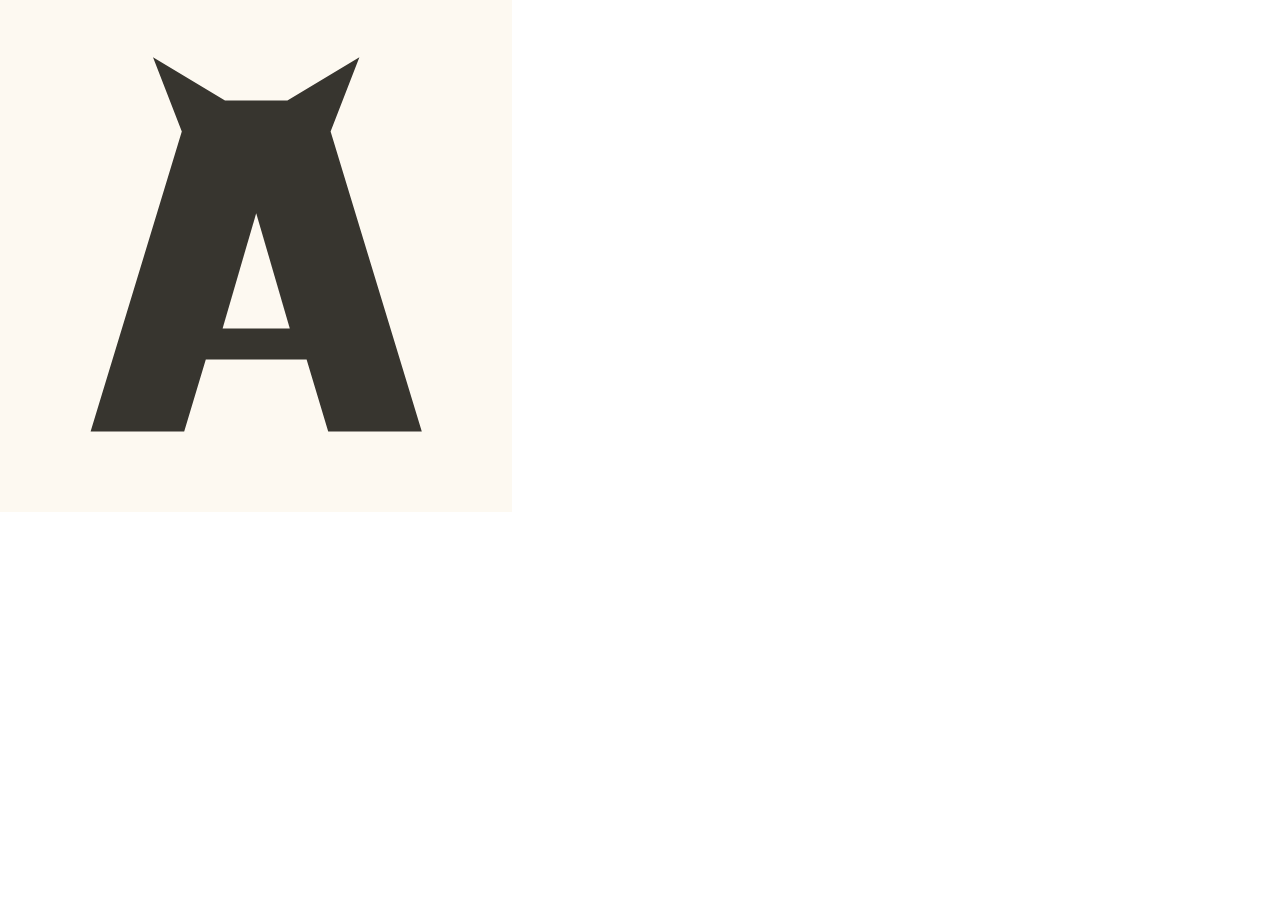
<file: promo/icon-source-favicon.html>
<!doctype html><html><head><meta charset="utf-8"><style>*{margin:0;padding:0}</style></head>
<body><svg xmlns="http://www.w3.org/2000/svg" viewBox="0 0 512 512" width="512" height="512">
  <rect width="512" height="512" fill="#FDF9F1"/>
  <g transform="translate(-51,-58) scale(1.2)">
    <path d="M118 408 L196 408 L214 348 L298 348 L316 408 L394 408
             L318 158 L342 96 L282 132 L230 132 L170 96 L194 158 Z" fill="#37352F"/>
    <path d="M228 322 L284 322 L256 226 Z" fill="#FDF9F1"/>
  </g>
</svg></body></html>
</file>
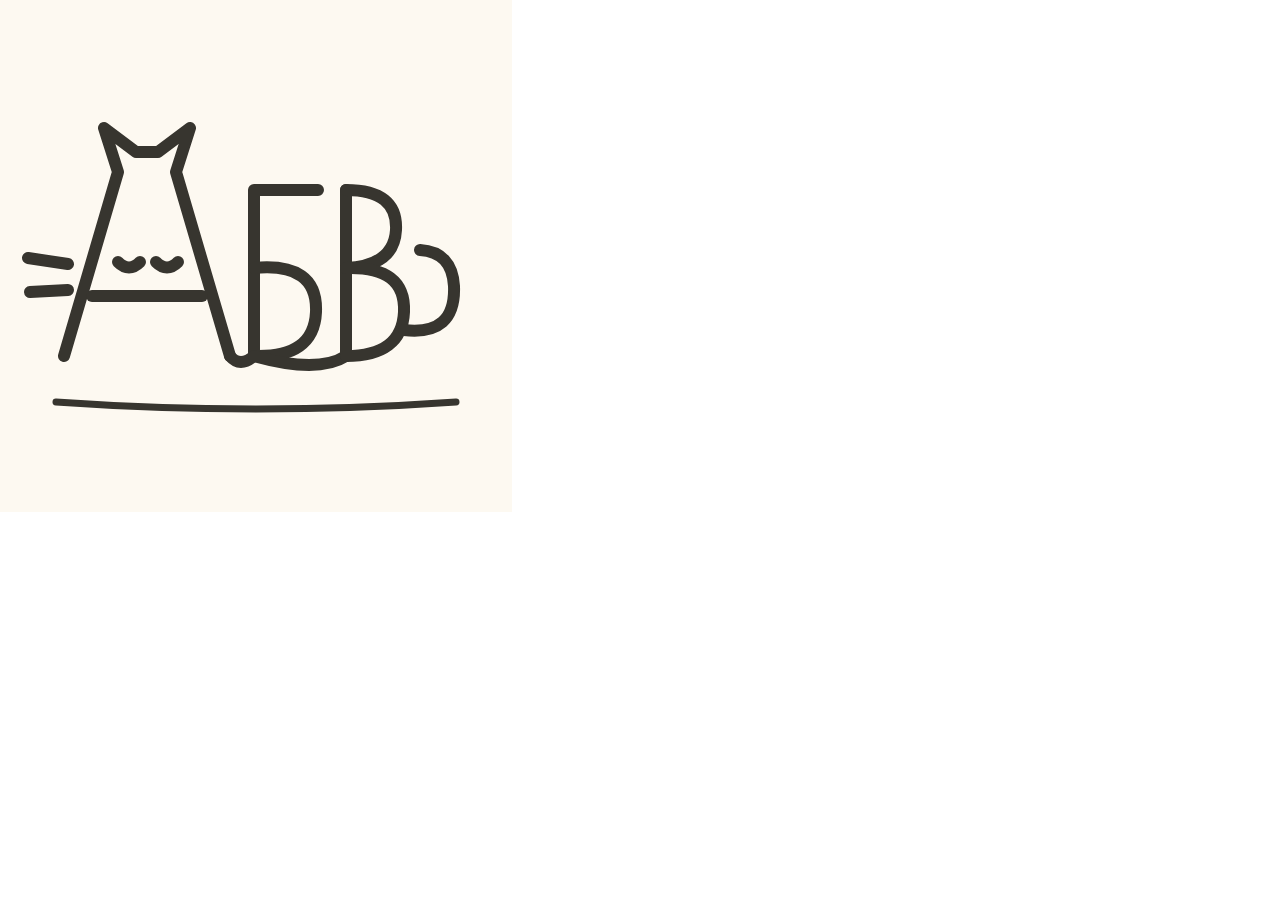
<file: promo/icon-source.html>
<!doctype html><html><head><meta charset="utf-8"><style>*{margin:0;padding:0}</style></head>
<body><svg xmlns="http://www.w3.org/2000/svg" viewBox="0 0 512 512" width="512" height="512">
  <rect width="512" height="512" fill="#FDF9F1"/>
  <g fill="none" stroke="#37352F" stroke-width="12" stroke-linecap="round" stroke-linejoin="round">
    <path d="M64 356 L118 172 L104 128 L136 152 L158 152 L190 128 L176 172 L230 356"/>
    <path d="M92 296 L202 296"/>
    <path d="M118 262 q11 11 22 0"/>
    <path d="M156 262 q11 11 22 0"/>
    <path d="M28 258 l40 6 M30 292 l38 -2"/>
    <path d="M230 356 q10 12 24 0"/>
    <path d="M254 356 L254 190 L318 190"/>
    <path d="M254 268 q64 -6 62 44 q-2 46 -62 44"/>
    <path d="M254 356 q64 18 92 0"/>
    <path d="M346 356 L346 190"/>
    <path d="M346 190 q52 0 50 40 q-2 36 -50 38"/>
    <path d="M346 268 q60 -2 58 44 q-2 44 -58 44"/>
    <path d="M404 330 q52 6 50 -44 q-2 -34 -34 -36"/>
    <path d="M56 402 q200 14 400 0" stroke-width="7"/>
  </g>
</svg></body></html>
</file>
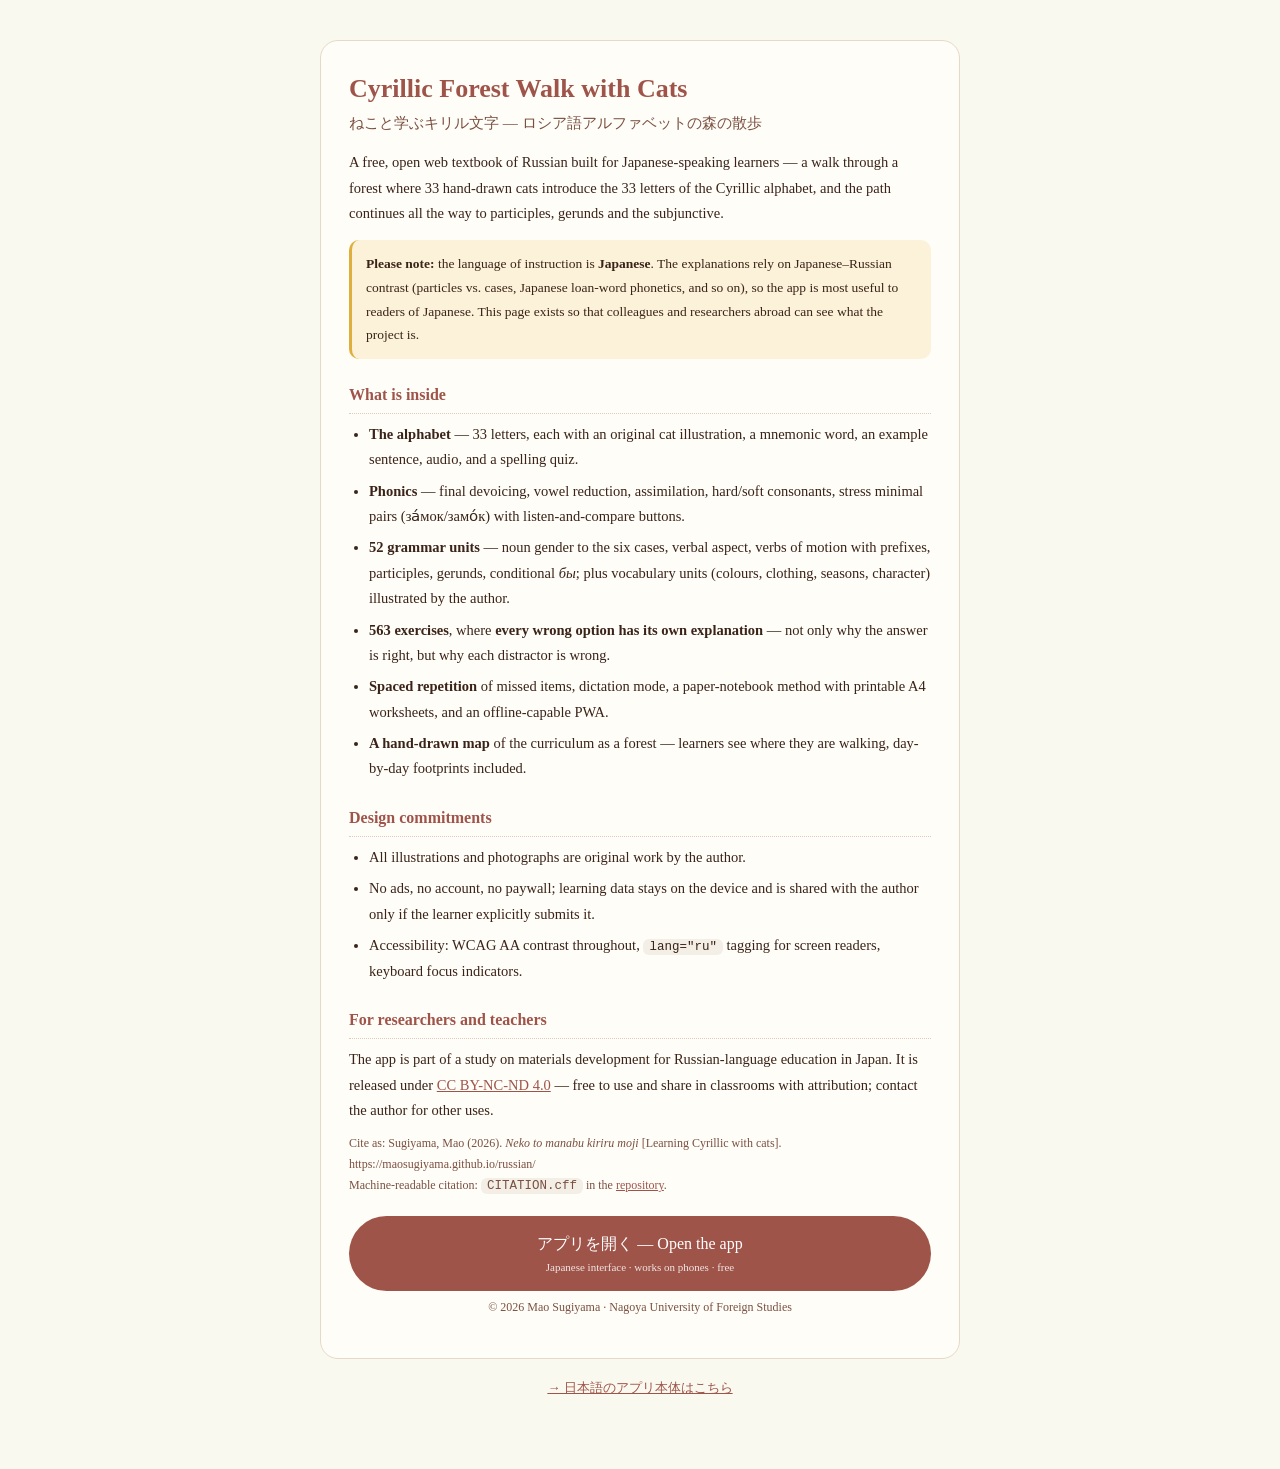
<file: russian/en.html>
<!DOCTYPE html>
<html lang="en">
<head>
<meta charset="UTF-8">
<meta name="viewport" content="width=device-width, initial-scale=1.0">
<title>Cyrillic Forest Walk with Cats — a free Russian textbook app (in Japanese)</title>
<meta name="description" content="ねこと学ぶキリル文字 — a free, single-page web textbook of Russian for Japanese speakers: 33 Cyrillic letters with hand-drawn cats, phonics, and 52 grammar units from noun gender to participles and the subjunctive. 563 exercises, each wrong answer explained.">
<meta name="author" content="Mao Sugiyama">
<meta property="og:title" content="Cyrillic Forest Walk with Cats">
<meta property="og:description" content="A free Russian textbook app for Japanese speakers — from the alphabet to advanced grammar, with 33 hand-drawn cats.">
<link rel="icon" href="apple-touch-icon.png">
<style>
  * { margin:0; padding:0; box-sizing:border-box; }
  body {
    font-family: Georgia, 'Times New Roman', serif;
    background:#FAF9EF; color:#3A2318; line-height:1.75;
    padding:40px 20px 60px;
  }
  .wrap { max-width:640px; margin:0 auto; }
  .card { background:#FFFDF8; border:1px solid #E6D9C8; border-radius:18px; padding:30px 28px; margin-bottom:18px; }
  h1 { font-size:26px; color:#9F544A; line-height:1.35; margin-bottom:4px; }
  .ru { color:#7A5040; font-size:15px; margin-bottom:14px; }
  h2 { font-size:16px; color:#9F544A; margin:22px 0 8px; border-bottom:1px dotted #E0C9BE; padding-bottom:4px; }
  p { font-size:14.5px; margin-bottom:10px; }
  ul { padding-left:20px; font-size:14.5px; }
  li { margin-bottom:6px; }
  .note {
    background:#FCF2D9; border-left:3px solid #E0AE3C; border-radius:10px;
    padding:12px 14px; font-size:13.5px; margin:14px 0;
  }
  a { color:#9F544A; }
  .cta {
    display:block; text-align:center; background:#9F544A; color:#fff;
    text-decoration:none; border-radius:999px; padding:14px; font-size:16px;
    margin:18px 0 6px;
  }
  .cta small { display:block; font-size:11px; opacity:0.85; }
  .meta { font-size:12px; color:#7A5040; }
  code { background:#F3EEE6; border-radius:6px; padding:1px 6px; font-size:12.5px; }
  .jp-link { text-align:center; font-size:13px; margin-top:14px; }
</style>
<link rel="icon" type="image/png" sizes="32x32" href="favicon-32.png">
<link rel="icon" type="image/png" sizes="16x16" href="favicon-16.png">
</head>
<body>
<div class="wrap">
  <div class="card">
    <h1>Cyrillic Forest Walk with Cats</h1>
    <p class="ru" lang="ja">ねこと学ぶキリル文字 — ロシア語アルファベットの森の散歩</p>

    <p>A free, open web textbook of Russian built for Japanese-speaking learners —
    a walk through a forest where 33 hand-drawn cats introduce the 33 letters of the
    Cyrillic alphabet, and the path continues all the way to participles, gerunds
    and the subjunctive.</p>

    <div class="note"><b>Please note:</b> the language of instruction is <b>Japanese</b>.
    The explanations rely on Japanese–Russian contrast (particles vs. cases,
    Japanese loan-word phonetics, and so on), so the app is most useful to readers of Japanese.
    This page exists so that colleagues and researchers abroad can see what the project is.</div>

    <h2>What is inside</h2>
    <ul>
      <li><b>The alphabet</b> — 33 letters, each with an original cat illustration,
        a mnemonic word, an example sentence, audio, and a spelling quiz.</li>
      <li><b>Phonics</b> — final devoicing, vowel reduction, assimilation, hard/soft
        consonants, stress minimal pairs (за́мок/замо́к) with listen-and-compare buttons.</li>
      <li><b>52 grammar units</b> — noun gender to the six cases, verbal aspect, verbs of
        motion with prefixes, participles, gerunds, conditional <i lang="ru">бы</i>;
        plus vocabulary units (colours, clothing, seasons, character) illustrated by the author.</li>
      <li><b>563 exercises</b>, where <b>every wrong option has its own explanation</b> —
        not only why the answer is right, but why each distractor is wrong.</li>
      <li><b>Spaced repetition</b> of missed items, dictation mode, a paper-notebook
        method with printable A4 worksheets, and an offline-capable PWA.</li>
      <li><b>A hand-drawn map</b> of the curriculum as a forest — learners see where
        they are walking, day-by-day footprints included.</li>
    </ul>

    <h2>Design commitments</h2>
    <ul>
      <li>All illustrations and photographs are original work by the author.</li>
      <li>No ads, no account, no paywall; learning data stays on the device and is
        shared with the author only if the learner explicitly submits it.</li>
      <li>Accessibility: WCAG AA contrast throughout, <code>lang="ru"</code> tagging
        for screen readers, keyboard focus indicators.</li>
    </ul>

    <h2>For researchers and teachers</h2>
    <p>The app is part of a study on materials development for Russian-language education
    in Japan. It is released under
    <a href="https://creativecommons.org/licenses/by-nc-nd/4.0/">CC BY-NC-ND 4.0</a> —
    free to use and share in classrooms with attribution; contact the author for other uses.</p>
    <p class="meta">Cite as: Sugiyama, Mao (2026). <i>Neko to manabu kiriru moji</i>
    [Learning Cyrillic with cats]. https://maosugiyama.github.io/russian/<br>
    Machine-readable citation: <code>CITATION.cff</code> in the
    <a href="https://github.com/maosugiyama/maosugiyama.github.io">repository</a>.</p>

    <a class="cta" href="https://maosugiyama.github.io/russian/" lang="ja">アプリを開く — Open the app
      <small>Japanese interface · works on phones · free</small></a>

    <p class="meta" style="text-align:center;">© 2026 Mao Sugiyama · Nagoya University of Foreign Studies</p>
  </div>
  <p class="jp-link" lang="ja"><a href="https://maosugiyama.github.io/russian/">→ 日本語のアプリ本体はこちら</a></p>
</div>
</body>
</html>
</file>
<file: style.css>
/* ===== Reset & Base ===== */
*, *::before, *::after {
  box-sizing: border-box;
  margin: 0;
  padding: 0;
}

:root {
  --color-bg: #ede6d8;
  --color-surface: #f7f4ef;
  --color-beige: #e8ddd0;
  --color-beige-dark: #d8cabа;
  --color-accent: #9e7c4a;
  --color-accent-light: #b8965a;
  --color-text: #1e1a14;
  --color-text-muted: #6b6050;
  --color-border: #cdbea8;
  --font-main: 'Helvetica Neue', Arial, 'Hiragino Kaku Gothic ProN', 'Hiragino Sans', Meiryo, sans-serif;
  --font-serif: 'Cormorant Garamond', 'Georgia', 'Times New Roman', serif;
  --max-width: 860px;
  --radius: 6px;
  --shadow: 0 2px 20px rgba(0, 0, 0, 0.08);
}

html {
  scroll-behavior: smooth;
}

body {
  font-family: var(--font-main);
  background: linear-gradient(160deg, #fdf8f0 0%, #eedfc0 45%, #ddc49a 100%);
  background-attachment: fixed;
  color: var(--color-text);
  line-height: 1.75;
  font-size: 15px;
  min-height: 100vh;
}

a {
  color: var(--color-accent);
  text-decoration: none;
}

a:hover {
  text-decoration: underline;
  color: var(--color-accent-light);
}

/* ===== Layout ===== */
.container {
  max-width: var(--max-width);
  margin: 0 auto;
  padding: 0 24px;
}

/* ===== Header ===== */
.site-header {
  background: linear-gradient(90deg, #f2ebe0 0%, #e8ddd0 100%);
  border-bottom: 1px solid var(--color-border);
  padding: 20px 0;
}

/* ホームページ専用ヘッダー：名前なし、透過フローティング */
.site-header-home {
  position: fixed;
  top: 0;
  right: 0;
  left: 0;
  z-index: 100;
  display: flex;
  justify-content: flex-end;
  padding: 18px 32px;
  background: transparent;
  border: none;
}

.header-inner {
  display: flex;
  align-items: center;
  justify-content: space-between;
}

.site-logo {
  font-family: var(--font-serif);
  font-size: 1.4rem;
  font-weight: 600;
  color: var(--color-text);
  letter-spacing: 0.08em;
  text-decoration: none;
  transition: color 0.15s;
}

.site-logo:hover {
  color: var(--color-accent);
  text-decoration: none;
}

/* 言語切り替えボタン */
.lang-switcher {
  display: flex;
  gap: 4px;
  align-items: center;
  white-space: nowrap;
}

.lang-btn {
  background: none;
  border: 1px solid var(--color-border);
  border-radius: var(--radius);
  color: var(--color-text-muted);
  font-size: 0.75rem;
  font-weight: 700;
  letter-spacing: 0.06em;
  padding: 4px 10px;
  cursor: pointer;
  transition: background-color 0.15s, color 0.15s, border-color 0.15s;
  font-family: var(--font-main);
}

.lang-btn:hover {
  background-color: var(--color-beige);
  color: var(--color-accent);
  border-color: var(--color-accent);
}

.lang-btn.active {
  background-color: var(--color-accent);
  color: #fff;
  border-color: var(--color-accent);
}

.site-title {
  font-size: 2rem;
  font-weight: 700;
  letter-spacing: 0.02em;
  color: var(--color-text);
}

.site-subtitle {
  margin-top: 6px;
  font-size: 0.95rem;
  color: var(--color-text-muted);
  letter-spacing: 0.04em;
}

/* ===== Header Cyrillic Image ===== */
.header-pdf-wrap {
  margin-top: 24px;
  border-top: 1px solid var(--color-border);
  padding-top: 16px;
  background-color: #ffefef;
  border-radius: var(--radius);
  padding: 16px;
}

.cyrillic-chars {
  display: flex;
  flex-wrap: wrap;
  gap: 3px;
  justify-content: center;
  padding: 0 32px;
}

.cyrillic-char {
  width: calc((100% - 3px * 13 - 64px) / 14);
  height: auto;
  border-radius: 2px;
}

/* ===== Nav ===== */
.site-nav {
  background: linear-gradient(90deg, #e0d5c4 0%, #d4c8b4 100%);
  border-bottom: 1px solid var(--color-beige-dark);
  position: sticky;
  top: 0;
  z-index: 100;
}

.site-nav ul {
  list-style: none;
  display: flex;
  gap: 0;
}

.site-nav a {
  display: block;
  padding: 14px 22px;
  font-size: 0.875rem;
  font-weight: 600;
  color: var(--color-text);
  letter-spacing: 0.04em;
  transition: background-color 0.15s, color 0.15s;
}

.site-nav a:hover {
  background-color: var(--color-beige-dark);
  color: var(--color-accent);
  text-decoration: none;
}

.site-nav a[aria-current="page"] {
  color: var(--color-accent);
  border-bottom: 2px solid var(--color-accent);
}

/* ===== Sections ===== */
main {
  padding: 48px 24px 64px;
}

.section {
  background-color: var(--color-surface);
  border: 1px solid var(--color-border);
  border-radius: var(--radius);
  box-shadow: var(--shadow);
  padding: 36px 40px;
  margin-bottom: 32px;
}

.section-title {
  font-family: var(--font-serif);
  font-size: 1.45rem;
  font-weight: 600;
  color: var(--color-text);
  border-left: 3px solid var(--color-accent);
  padding-left: 14px;
  margin-bottom: 24px;
  letter-spacing: 0.06em;
}

/* ===== Profile ===== */
.profile-section {
  padding: 0;
  overflow: hidden;
}

.profile-card {
  display: grid;
  grid-template-columns: 220px 1fr;
}

.profile-photo-col {
  background: linear-gradient(160deg, var(--color-beige-dark) 0%, #c8b898 100%);
  display: flex;
  align-items: center;
  justify-content: center;
  padding: 40px 24px;
}

.profile-img {
  width: 150px;
  height: 150px;
  object-fit: cover;
  border-radius: 50%;
  border: 3px solid var(--color-accent-light);
  box-shadow: 0 4px 24px rgba(0, 0, 0, 0.15);
  display: block;
}

.profile-info-col {
  padding: 36px 40px;
  display: flex;
  flex-direction: column;
  gap: 20px;
}

.profile-name-block {
  border-left: 2px solid var(--color-accent-light);
  padding-left: 18px;
}

.profile-name-ja {
  font-family: var(--font-serif);
  font-size: 2rem;
  font-weight: 600;
  color: var(--color-text);
  letter-spacing: 0.06em;
  line-height: 1.2;
  margin: 0;
}

.profile-name-sub {
  margin-top: 4px;
  font-size: 0.85rem;
  color: var(--color-text-muted);
  letter-spacing: 0.05em;
}

.profile-dl {
  display: flex;
  flex-direction: column;
  gap: 0;
}

.profile-dl-row {
  display: flex;
  gap: 0;
  font-size: 0.875rem;
  border-bottom: 1px solid var(--color-beige);
  padding: 9px 0;
}

.profile-dl-row:first-child {
  border-top: 1px solid var(--color-beige);
}

.profile-dl-row dt {
  width: 80px;
  flex-shrink: 0;
  color: var(--color-text-muted);
  font-weight: 600;
  letter-spacing: 0.03em;
}

.profile-dl-row dd {
  color: var(--color-text);
  margin: 0;
}

.profile-links {
  display: flex;
  flex-wrap: wrap;
  gap: 8px;
  margin-top: 4px;
}

.profile-link-btn {
  display: inline-flex;
  align-items: center;
  gap: 8px;
  padding: 6px 14px;
  border: 1px solid var(--color-border);
  border-radius: 20px;
  font-size: 0.8rem;
  color: var(--color-text-muted);
  background: var(--color-bg);
  transition: border-color 0.15s, color 0.15s, background 0.15s;
  text-decoration: none;
}

.profile-link-btn span {
  font-weight: 700;
  color: var(--color-accent);
  font-size: 0.7rem;
  letter-spacing: 0.05em;
  text-transform: uppercase;
}

.profile-link-btn:hover {
  border-color: var(--color-accent);
  color: var(--color-accent);
  background: var(--color-beige);
  text-decoration: none;
}

/* ===== Keywords ===== */
.kw-hint {
  font-size: 0.78rem;
  color: var(--color-text-muted);
  margin-bottom: 14px;
  letter-spacing: 0.04em;
}

.keyword-list {
  list-style: none;
  display: flex;
  flex-wrap: wrap;
  gap: 10px;
}

.keyword-tag {
  background-color: transparent;
  border: 1px solid var(--color-accent);
  color: var(--color-accent);
  font-size: 0.85rem;
  font-weight: 600;
  padding: 5px 16px;
  border-radius: 20px;
  letter-spacing: 0.04em;
  cursor: pointer;
  transition: background-color 0.15s, color 0.15s;
  user-select: none;
}

.keyword-tag:hover {
  background-color: var(--color-accent);
  color: var(--color-surface);
}

.keyword-tag.active {
  background-color: var(--color-accent);
  color: var(--color-surface);
}

/* ── キーワード説明パネル ── */
.kw-panel {
  position: relative;
  margin-top: 24px;
  padding: 22px 28px 22px 24px;
  background: var(--color-surface);
  border-left: 3px solid var(--color-accent);
  border-radius: var(--radius);
  box-shadow: var(--shadow);
  animation: kwFadeIn 0.22s ease;
}

@keyframes kwFadeIn {
  from { opacity: 0; transform: translateY(-6px); }
  to   { opacity: 1; transform: translateY(0); }
}

.kw-panel[hidden] {
  display: none;
}

.kw-panel-close {
  position: absolute;
  top: 12px;
  right: 14px;
  background: none;
  border: none;
  font-size: 1.1rem;
  color: var(--color-text-muted);
  cursor: pointer;
  line-height: 1;
  padding: 2px 6px;
  border-radius: 4px;
  transition: color 0.15s, background 0.15s;
}

.kw-panel-close:hover {
  color: var(--color-text);
  background: var(--color-beige);
}

.kw-panel-title {
  font-family: var(--font-serif);
  font-size: 1.15rem;
  font-weight: 600;
  color: var(--color-accent);
  margin-bottom: 10px;
  letter-spacing: 0.06em;
}

.kw-panel-body {
  font-size: 0.9rem;
  line-height: 1.85;
  color: var(--color-text);
}

/* ===== Publications ===== */
.pub-category {
  margin-bottom: 28px;
}

.pub-category:last-child {
  margin-bottom: 0;
}

.pub-category-title {
  font-family: var(--font-serif);
  font-size: 1.1rem;
  font-weight: 600;
  color: var(--color-text-muted);
  border-bottom: 1px solid var(--color-border);
  padding-bottom: 6px;
  margin-bottom: 14px;
  letter-spacing: 0.06em;
}

.pub-list {
  padding-left: 20px;
  display: flex;
  flex-direction: column;
  gap: 12px;
}

.pub-item {
  font-size: 0.9rem;
  line-height: 1.7;
}

.pub-authors {
  color: var(--color-text-muted);
}

.pub-title {
  font-weight: 600;
}

.pub-venue {
  color: var(--color-text-muted);
}

/* ===== View All Link ===== */
.view-all-wrap {
  margin-top: 20px;
  text-align: right;
}

.view-all-link {
  font-family: var(--font-serif);
  font-size: 0.95rem;
  font-weight: 600;
  color: var(--color-accent);
  letter-spacing: 0.04em;
  text-decoration: none;
  border-bottom: 1px solid var(--color-accent-light);
  padding-bottom: 1px;
  transition: color 0.15s, border-color 0.15s;
}

.view-all-link:hover {
  color: var(--color-accent-light);
  border-color: var(--color-accent-light);
  text-decoration: none;
}

/* ===== Cyrillic Section ===== */
.cyrillic-section {
  background-color: #ffefef !important;
  padding: 16px 20px;
}

/* ===== Teaching ===== */
.teaching-list {
  list-style: none;
  display: flex;
  flex-wrap: wrap;
  gap: 10px;
}

.teaching-item {
  background-color: var(--color-beige);
  border: 1px solid var(--color-beige-dark);
  border-radius: var(--radius);
  padding: 10px 20px;
  font-size: 0.9rem;
  color: var(--color-text);
}

/* ===== Research Projects ===== */
.project-list {
  padding-left: 20px;
  display: flex;
  flex-direction: column;
  gap: 16px;
}

.project-item {
  font-size: 0.9rem;
  line-height: 1.7;
}

.project-title {
  font-weight: 600;
  color: var(--color-text);
  margin: 0 0 2px;
}

.project-detail {
  color: var(--color-text-muted);
  margin: 0;
  font-size: 0.85rem;
}

/* ===== Publication Labels ===== */
.pub-label {
  display: inline-block;
  font-size: 0.75rem;
  font-weight: 600;
  padding: 1px 8px;
  border-radius: 10px;
  vertical-align: middle;
  margin-left: 4px;
}

.label-peer-review {
  background-color: #e8f0e8;
  color: #4a7a4a;
  border: 1px solid #b8d4b8;
}

.label-author {
  background-color: var(--color-beige);
  color: var(--color-accent);
  border: 1px solid var(--color-beige-dark);
}

/* ===== Footer ===== */
.site-footer {
  background: linear-gradient(90deg, #ddd2bf 0%, #d0c4ae 100%);
  border-top: 1px solid var(--color-beige-dark);
  text-align: center;
  padding: 24px 0;
  font-size: 0.8rem;
  color: var(--color-text-muted);
}

/* ===== Custom Cursor (Home Page) ===== */
body.page-home,
body.page-home * {
  cursor: none !important;
}

.cursor-dot {
  position: fixed;
  width: 5px;
  height: 5px;
  background: var(--color-accent);
  border-radius: 50%;
  pointer-events: none;
  z-index: 99999;
  left: -100px;
  top: -100px;
  transform: translate(-50%, -50%);
}

.cursor-ring {
  position: fixed;
  width: 28px;
  height: 28px;
  border: 1.5px solid var(--color-accent);
  border-radius: 50%;
  pointer-events: none;
  z-index: 99998;
  left: -100px;
  top: -100px;
  transform: translate(-50%, -50%);
  opacity: 0.55;
  transition: width 0.18s ease, height 0.18s ease, opacity 0.18s ease;
}

/* ===== Home Page Layout ===== */
.home-main {
  display: flex;
  flex-direction: column;
  align-items: center;
}

/* ===== Home Profile (2-column: left=photo+network / right=info) ===== */
.home-profile {
  position: relative;
  display: flex;
  flex-direction: row;
  align-items: stretch;
  max-width: 860px;
  width: 100%;
  min-height: 480px;
}

/* 左カラム：プロフィールアイコン＋ネットワーク図 */
.profile-left {
  position: relative;
  width: 50%;
  min-height: 480px;
  overflow: hidden;
  display: flex;
  align-items: center;
  justify-content: center;
  flex-shrink: 0;
}

.profile-left .hero-img {
  width: 130px;
  height: 130px;
  object-fit: cover;
  border-radius: 50%;
  border: 2px solid rgba(158, 124, 74, 0.40);
  box-shadow: 0 10px 36px rgba(0,0,0,0.12);
  display: block;
  position: relative;
  z-index: 2;
}

/* 右カラム：テキスト情報 */
.profile-right {
  flex: 1;
  display: flex;
  flex-direction: column;
  justify-content: center;
  align-items: flex-start;
  padding: 48px 40px 48px 36px;
  position: relative;
  z-index: 2;
}

.hero-name {
  font-family: var(--font-serif);
  font-size: 2.4rem;
  font-weight: 400;
  color: var(--color-text);
  letter-spacing: 0.10em;
  line-height: 1.2;
  margin-bottom: 20px;
}

html[lang="ja"] .hero-name {
  font-size: 1.7rem;
  letter-spacing: 0.22em;
}

.hero-affil {
  font-size: 0.82rem;
  color: var(--color-text-muted);
  letter-spacing: 0.10em;
  margin-bottom: 4px;
}

.hero-pos {
  font-size: 0.78rem;
  color: var(--color-text-muted);
  letter-spacing: 0.09em;
  margin-bottom: 32px;
}

.hero-links {
  display: flex;
  flex-wrap: wrap;
  justify-content: flex-start;
  gap: 16px;
}

.hero-link {
  font-size: 0.72rem;
  font-weight: 600;
  letter-spacing: 0.1em;
  color: var(--color-text-muted);
  border: none;
  border-bottom: 1px solid var(--color-border);
  padding: 2px 0 4px;
  transition: color 0.2s, border-color 0.2s;
  text-decoration: none;
}

.hero-link:hover {
  color: var(--color-accent);
  border-color: var(--color-accent);
  text-decoration: none;
}

/* ===== Network Cyrillic Visualization ===== */
.network-canvas {
  position: absolute;
  inset: 0;
  z-index: 0;
  pointer-events: none;
}

.network-node {
  position: absolute;
  cursor: grab;
  z-index: 1;
  user-select: none;
  -webkit-user-select: none;
}

/* ヒットエリアを視覚サイズより広げる透明な拡張領域 */
.network-node::before {
  content: '';
  position: absolute;
  inset: -14px;
}

/* ホバー・ドラッグ時は profile-content (z-index:2) より前面に */
.network-node:hover,
.network-node.dragging {
  z-index: 5;
}

.network-node-img {
  display: block;
  width: 100%;
  height: 100%;
  object-fit: cover;
  border-radius: 50%;
  opacity: 0.50;
  pointer-events: none;
  transition: opacity 0.22s ease, filter 0.22s ease;
  -webkit-user-drag: none;
}

.network-node:hover .network-node-img,
.network-node.dragging .network-node-img {
  opacity: 0.92;
  filter: drop-shadow(0 2px 10px rgba(158, 124, 74, 0.40));
}

/* ホバー時：切り取り画像全体を表示するツールチップ */
.char-tooltip {
  position: fixed;
  display: none;
  z-index: 9999;
  background: rgba(247, 244, 239, 0.97);
  border: 1px solid var(--color-border);
  border-radius: 10px;
  padding: 10px;
  box-shadow: 0 10px 40px rgba(0, 0, 0, 0.18);
  pointer-events: none;
}

.char-tooltip img {
  display: block;
  max-width: 240px;
  max-height: 200px;
  object-fit: contain;
  border-radius: 4px;
}

/* ===== Home Bottom Nav ===== */
.home-bottom-nav {
  display: flex;
  justify-content: center;
  gap: 0;
  padding: 0 32px 100px;
  width: 100%;
  max-width: 640px;
}

.bottom-nav-item {
  flex: 1;
  display: flex;
  flex-direction: column;
  align-items: center;
  gap: 14px;
  padding: 40px 16px 28px;
  text-decoration: none;
  color: var(--color-text-muted);
  transition: color 0.25s;
}

.bottom-nav-label {
  font-family: var(--font-serif);
  font-size: 0.95rem;
  font-weight: 400;
  letter-spacing: 0.18em;
}

.bottom-nav-bar {
  display: block;
  width: 20px;
  height: 1px;
  background: var(--color-accent);
  transition: width 0.3s ease;
}

.bottom-nav-item:hover {
  color: var(--color-text);
  text-decoration: none;
}

.bottom-nav-item:hover .bottom-nav-bar {
  width: 56px;
}

/* ===== Responsive ===== */
@media (max-width: 600px) {
  .site-title {
    font-size: 1.5rem;
  }

  .site-logo {
    font-size: 0.95rem;
  }

  .site-nav ul {
    justify-content: center;
  }

  .site-nav a {
    padding: 12px 14px;
    font-size: 0.8rem;
  }

  main {
    padding: 24px 0 48px;
  }

  .section {
    padding: 24px 20px;
    border-radius: 0;
    border-left: none;
    border-right: none;
    margin-bottom: 16px;
  }

  .profile-card {
    grid-template-columns: 1fr;
  }

  .profile-photo-col {
    padding: 32px 24px 24px;
  }

  .profile-img {
    width: 110px;
    height: 110px;
  }

  .profile-info-col {
    padding: 24px 20px;
  }

  .profile-name-ja {
    font-size: 1.4rem;
  }

  /* ホームプロフィール：モバイルは縦積み */
  .home-profile {
    flex-direction: column;
    min-height: 0;
  }

  .profile-left {
    width: 100%;
    min-height: 320px;
  }

  .profile-right {
    align-items: center;
    text-align: center;
    padding: 32px 24px 40px;
  }

  .hero-links {
    justify-content: center;
  }

  .hero-name {
    font-size: 1.9rem;
  }
}
</file>
